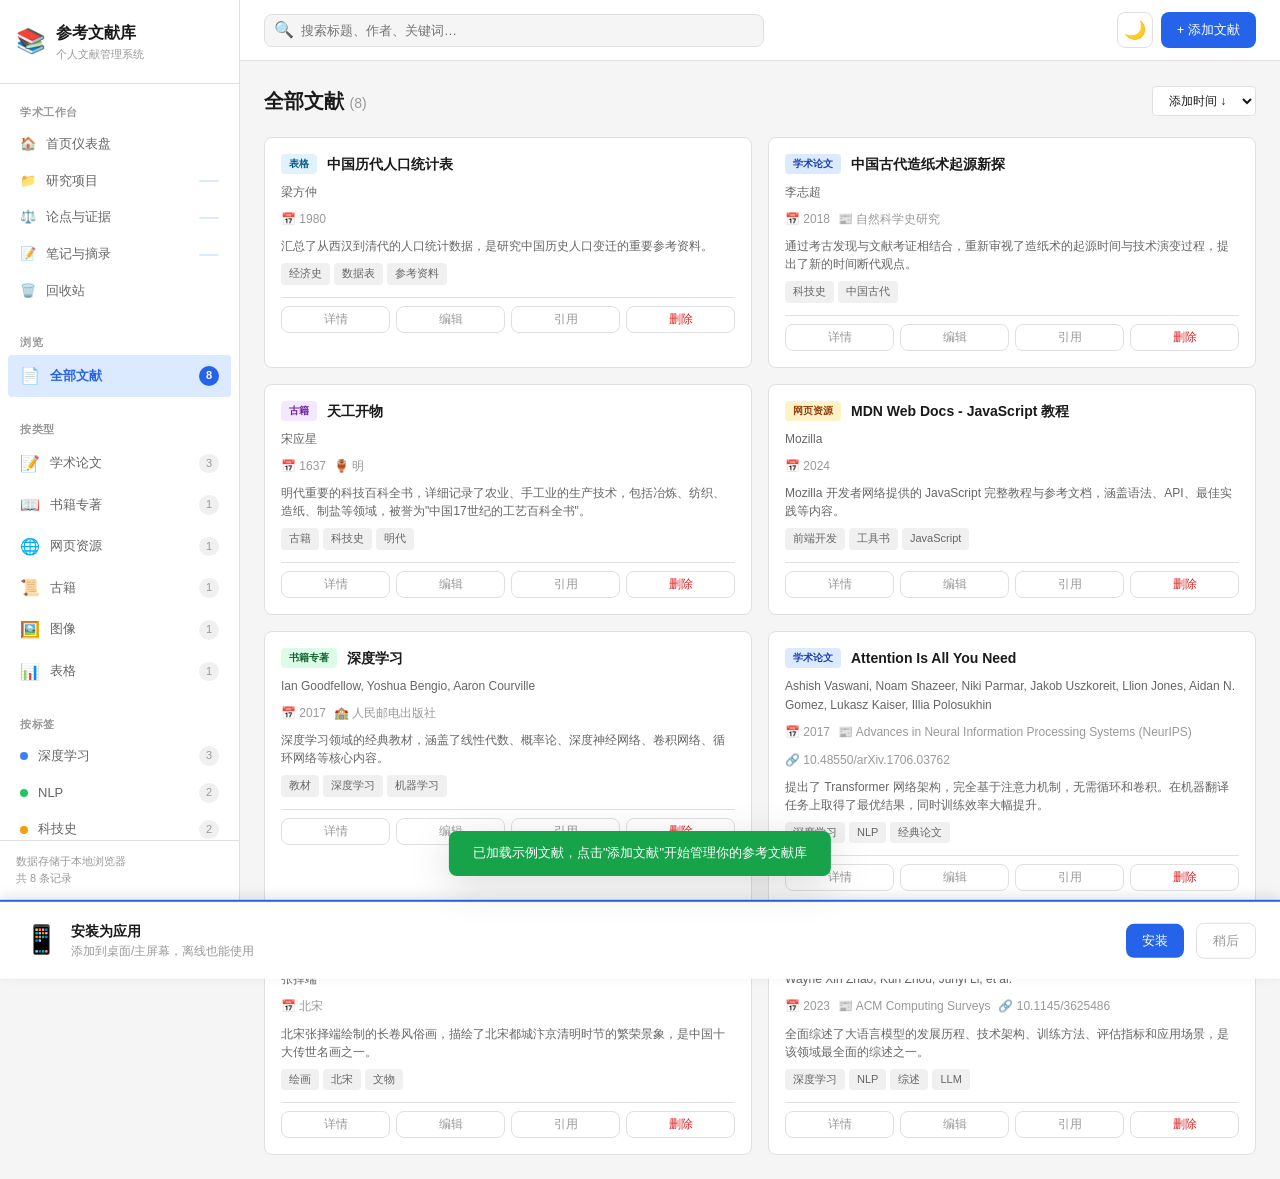
<file: index.html>
<!DOCTYPE html>
<html lang="zh-CN">
<head>
<meta charset="UTF-8">
<meta name="viewport" content="width=device-width, initial-scale=1.0">
<title>我的参考文献库</title>
<link rel="manifest" href="./manifest.json">
<meta name="theme-color" content="#2563eb">
<link rel="apple-touch-icon" href="icon.svg">
<link rel="stylesheet" href="./css/app.css">
<link rel="stylesheet" href="./css/academic.css">
</head>
<body>
<div class="app">
  <!-- Sidebar -->
  <aside class="sidebar" id="sidebar">
    <div class="sidebar-header">
      <span class="logo">📚</span>
      <div>
        <h1>参考文献库</h1>
        <div class="subtitle">个人文献管理系统</div>
      </div>
    </div>
    <nav class="sidebar-nav" id="sidebarNav">
      <div class="nav-section">
        <div class="nav-section-title">浏览</div>
        <div class="nav-item active" data-view="all" data-filter-type="all">
          <span class="icon">📄</span> 全部文献 <span class="count" id="count-all">0</span>
        </div>
      </div>
      <div class="nav-section">
        <div class="nav-section-title">按类型</div>
        <div class="nav-item" data-view="type" data-filter-type="article">
          <span class="icon">📝</span> 学术论文 <span class="count" id="count-article">0</span>
        </div>
        <div class="nav-item" data-view="type" data-filter-type="book">
          <span class="icon">📖</span> 书籍专著 <span class="count" id="count-book">0</span>
        </div>
        <div class="nav-item" data-view="type" data-filter-type="webpage">
          <span class="icon">🌐</span> 网页资源 <span class="count" id="count-webpage">0</span>
        </div>
        <div class="nav-item" data-view="type" data-filter-type="ancient">
          <span class="icon">📜</span> 古籍 <span class="count" id="count-ancient">0</span>
        </div>
        <div class="nav-item" data-view="type" data-filter-type="image">
          <span class="icon">🖼️</span> 图像 <span class="count" id="count-image">0</span>
        </div>
        <div class="nav-item" data-view="type" data-filter-type="table">
          <span class="icon">📊</span> 表格 <span class="count" id="count-table">0</span>
        </div>
      </div>
      <div class="nav-section">
        <div class="nav-section-title">按标签</div>
        <div id="tagNav"></div>
      </div>
      <div class="nav-section">
        <div class="nav-section-title">工具</div>
        <div class="nav-item" data-view="stats">
          <span class="icon">📈</span> 统计面板
        </div>
        <div class="nav-item" data-view="io">
          <span class="icon">💾</span> 导入 / 导出
        </div>
        <div class="nav-item" data-view="cloud">
          <span class="icon">☁️</span> 云端备份
        </div>
      </div>
    </nav>
    <div class="sidebar-footer">
      数据存储于本地浏览器<br>
      <span id="storageInfo">共 0 条记录</span>
    </div>
  </aside>

  <!-- Main Content -->
  <div class="main">
    <header class="topbar">
      <button class="menu-toggle" aria-label="菜单">☰</button>
      <div class="search-box">
        <span class="search-icon">🔍</span>
        <input type="text" id="searchInput" placeholder="搜索标题、作者、关键词…" oninput="handleSearch()">
      </div>
      <div class="topbar-actions">
        <button class="btn btn-ghost btn-icon" onclick="toggleTheme()" title="切换主题">🌙</button>
        <button class="btn btn-primary" onclick="openAddModal()">+ 添加文献</button>
      </div>
    </header>

    <main class="content" id="content">
      <!-- Dynamic content rendered here -->
    </main>
  </div>
</div>

<!-- Add/Edit Modal -->
<div class="modal-overlay" id="editModal">
  <div class="modal">
    <div class="modal-header">
      <h3 id="modalTitle">添加文献</h3>
      <button class="modal-close" onclick="closeModal('editModal')">×</button>
    </div>
    <div class="modal-body" id="editFormBody">
      <!-- Dynamic form -->
    </div>
    <div class="modal-footer">
      <button class="btn btn-secondary" onclick="closeModal('editModal')">取消</button>
      <button class="btn btn-primary" onclick="saveReference()">保存</button>
    </div>
  </div>
</div>

<!-- Detail Modal -->
<div class="modal-overlay" id="detailModal">
  <div class="modal" style="max-width: 800px;">
    <div class="modal-header">
      <h3>文献详情</h3>
      <button class="modal-close" onclick="closeModal('detailModal')">×</button>
    </div>
    <div class="modal-body" id="detailBody">
      <!-- Dynamic detail -->
    </div>
    <div class="modal-footer">
      <button class="btn btn-secondary" onclick="closeModal('detailModal')">关闭</button>
      <button class="btn btn-primary" onclick="closeModal('detailModal'); openEditModal(currentDetailId)">编辑</button>
    </div>
  </div>
</div>

<!-- Import Modal -->
<div class="modal-overlay" id="importModal">
  <div class="modal">
    <div class="modal-header">
      <h3>导入文献</h3>
      <button class="modal-close" onclick="closeModal('importModal')">×</button>
    </div>
    <div class="modal-body">
      <div class="form-group">
        <label class="form-label">选择格式</label>
        <select class="form-select" id="importFormat" onchange="updateImportPlaceholder()">
          <option value="bibtex">BibTeX</option>
          <option value="ris">RIS</option>
          <option value="csv">CSV</option>
          <option value="json">JSON</option>
        </select>
      </div>
      <div class="form-group">
        <label class="form-label">粘贴内容或上传文件</label>
        <input type="file" id="importFile" accept=".bib,.ris,.csv,.json,.txt" onchange="handleImportFile(event)" style="margin-bottom: 8px; font-size: 12px;">
        <textarea class="form-textarea" id="importText" rows="10" placeholder="在此粘贴 BibTeX 内容…"></textarea>
      </div>
    </div>
    <div class="modal-footer">
      <button class="btn btn-secondary" onclick="closeModal('importModal')">取消</button>
      <button class="btn btn-primary" onclick="performImport()">导入</button>
    </div>
  </div>
</div>

<!-- Batch Image Import Modal -->
<div class="modal-overlay" id="batchModal">
  <div class="modal" style="max-width: 900px;">
    <div class="modal-header">
      <h3>批量导入图片</h3>
      <button class="modal-close" onclick="closeModal('batchModal')">×</button>
    </div>
    <div class="modal-body" id="batchBody">
      <div class="batch-progress" id="batchProgress" style="display:none">
        <div id="batchProgressText">正在处理图片...</div>
        <div class="progress-bar"><div class="progress-fill" id="batchProgressFill"></div></div>
      </div>
      <div id="batchGrid" class="batch-import-grid"></div>
    </div>
    <div class="modal-footer">
      <button class="btn btn-secondary" onclick="closeModal('batchModal')">取消</button>
      <button class="btn btn-primary" onclick="saveBatchReferences()">全部保存</button>
    </div>
  </div>
</div>

<!-- Toast -->
<div class="toast" id="toast"></div>

<!-- PWA Install Banner -->
<div class="pwa-banner" id="pwaBanner">
  <div class="pwa-icon">📱</div>
  <div class="pwa-text">
    <h4>安装为应用</h4>
    <p>添加到桌面/主屏幕，离线也能使用</p>
  </div>
  <button class="btn btn-primary" id="pwaInstallBtn">安装</button>
  <button class="btn btn-ghost" id="pwaDismissBtn">稍后</button>
</div>

<script>
// ========== Data Model ==========
const TYPE_LABELS = {
  article: '学术论文', book: '书籍专著', webpage: '网页资源',
  ancient: '古籍', image: '图像', table: '表格'
};

const TYPE_ICONS = {
  article: '📝', book: '📖', webpage: '🌐',
  ancient: '📜', image: '🖼️', table: '📊'
};

const FIELDS = {
  article: [
    { key: 'title', label: '标题', required: true, full: true },
    { key: 'authors', label: '作者', required: true, full: true, hint: '多个作者用逗号分隔' },
    { key: 'journal', label: '期刊/会议', full: true },
    { key: 'year', label: '年份' },
    { key: 'volume', label: '卷' },
    { key: 'issue', label: '期' },
    { key: 'pages', label: '页码' },
    { key: 'doi', label: 'DOI' },
    { key: 'url', label: 'URL', full: true },
    { key: 'abstract', label: '摘要', full: true, textarea: true },
    { key: 'keywords', label: '关键词', full: true, hint: '逗号分隔' },
  ],
  book: [
    { key: 'title', label: '书名', required: true, full: true },
    { key: 'authors', label: '作者/编者', required: true, full: true, hint: '多个作者用逗号分隔' },
    { key: 'publisher', label: '出版社', full: true },
    { key: 'year', label: '出版年份' },
    { key: 'edition', label: '版次' },
    { key: 'isbn', label: 'ISBN' },
    { key: 'url', label: 'URL', full: true },
    { key: 'abstract', label: '内容简介', full: true, textarea: true },
    { key: 'keywords', label: '关键词', full: true, hint: '逗号分隔' },
  ],
  webpage: [
    { key: 'title', label: '页面标题', required: true, full: true },
    { key: 'authors', label: '作者/机构', full: true },
    { key: 'website', label: '网站名称', full: true },
    { key: 'url', label: 'URL', required: true, full: true },
    { key: 'year', label: '发布年份' },
    { key: 'accessDate', label: '访问日期' },
    { key: 'abstract', label: '内容摘要', full: true, textarea: true },
    { key: 'keywords', label: '关键词', full: true, hint: '逗号分隔' },
  ],
  ancient: [
    { key: 'title', label: '书名/篇名', required: true, full: true },
    { key: 'authors', label: '撰者/注者', full: true },
    { key: 'dynasty', label: '朝代' },
    { key: 'edition', label: '版本', full: true, hint: '如：宋刻本、四库全书本' },
    { key: 'year', label: '成书年代' },
    { key: 'volume', label: '卷数' },
    { key: 'url', label: '数字化URL', full: true },
    { key: 'abstract', label: '提要', full: true, textarea: true },
    { key: 'keywords', label: '关键词', full: true, hint: '逗号分隔' },
  ],
  image: [
    { key: 'title', label: '图像标题', required: true, full: true },
    { key: 'authors', label: '创作者/拍摄者', full: true },
    { key: 'source', label: '来源/馆藏', full: true },
    { key: 'year', label: '创作年份' },
    { key: 'medium', label: '媒介/材质', full: true, hint: '如：绢本设色、照片' },
    { key: 'size', label: '尺寸' },
    { key: 'url', label: '图像URL', full: true },
    { key: 'abstract', label: '说明文字', full: true, textarea: true },
    { key: 'keywords', label: '关键词', full: true, hint: '逗号分隔' },
  ],
  table: [
    { key: 'title', label: '表格标题', required: true, full: true },
    { key: 'authors', label: '编制者', full: true },
    { key: 'source', label: '数据来源', full: true },
    { key: 'year', label: '年份' },
    { key: 'url', label: 'URL', full: true },
    { key: 'abstract', label: '表格说明', full: true, textarea: true },
    { key: 'keywords', label: '关键词', full: true, hint: '逗号分隔' },
  ],
};

// Common fields for all types
const COMMON_FIELDS = [
  { key: 'tags', label: '标签', full: true, hint: '回车添加' },
  { key: 'category', label: '分类', full: true, hint: '如：计算机科学、历史学' },
  { key: 'notes', label: '笔记', full: true, textarea: true },
];

// ========== Storage (with localStorage fallback) ==========
let db;
let useLocalStorage = false;
const DB_NAME = 'RefLib';
const DB_VERSION = 2;
const STORE_NAME = 'references';
const LS_KEY = 'reflib_data';

function initDB() {
  return new Promise((resolve, reject) => {
    try {
      const req = indexedDB.open(DB_NAME, DB_VERSION);
      req.onupgradeneeded = (e) => {
        const database = e.target.result;
        const oldVersion = e.oldVersion;
        if (!database.objectStoreNames.contains(STORE_NAME)) {
          const store = database.createObjectStore(STORE_NAME, { keyPath: 'id' });
          store.createIndex('type', 'type', { unique: false });
          store.createIndex('year', 'year', { unique: false });
          store.createIndex('title', 'title', { unique: false });
          store.createIndex('deletedAt', 'deletedAt', { unique: false });
          store.createIndex('recordType', 'recordType', { unique: false });
        }
        // v2: 添加新 stores
        if (!database.objectStoreNames.contains('projects')) {
          database.createObjectStore('projects', { keyPath: 'id' }).createIndex('status', 'status', { unique: false });
        }
        if (!database.objectStoreNames.contains('notes')) {
          const ns = database.createObjectStore('notes', { keyPath: 'id' });
          ns.createIndex('referenceId', 'referenceId', { unique: false });
          ns.createIndex('projectId', 'projectId', { unique: false });
          ns.createIndex('type', 'type', { unique: false });
        }
        if (!database.objectStoreNames.contains('claims')) {
          const cs = database.createObjectStore('claims', { keyPath: 'id' });
          cs.createIndex('projectId', 'projectId', { unique: false });
          cs.createIndex('status', 'status', { unique: false });
        }
        if (!database.objectStoreNames.contains('evidence')) {
          const es = database.createObjectStore('evidence', { keyPath: 'id' });
          es.createIndex('claimId', 'claimId', { unique: false });
          es.createIndex('referenceId', 'referenceId', { unique: false });
          es.createIndex('relationType', 'relationType', { unique: false });
        }
        if (!database.objectStoreNames.contains('recycleBin')) {
          database.createObjectStore('recycleBin', { keyPath: 'id' });
        }
        if (!database.objectStoreNames.contains('meta')) {
          database.createObjectStore('meta', { keyPath: 'key' });
        }
        // 迁移 v1 数据：添加统一元数据
        if (oldVersion < 2 && database.objectStoreNames.contains(STORE_NAME)) {
          try {
            const tx = e.target.transaction;
            const store = tx.objectStore(STORE_NAME);
            const cursorReq = store.openCursor();
            cursorReq.onsuccess = (ev) => {
              const cursor = ev.target.result;
              if (cursor) {
                const record = cursor.value;
                if (!record.schemaVersion) record.schemaVersion = 2;
                if (!record.createdAt) record.createdAt = record.created_at || new Date().toISOString();
                if (!record.updatedAt) record.updatedAt = record.updated_at || record.createdAt;
                if (!record.deletedAt) record.deletedAt = null;
                if (!record.revision) record.revision = 1;
                if (!record.workflow) record.workflow = { readingStatus: 'inbox', priority: 0 };
                if (!record.projects) record.projects = [];
                if (!record.notes) record.notes = [];
                if (!record.claims) record.claims = [];
                if (!record.relations) record.relations = [];
                if (!record.attachments) record.attachments = [];
                if (!record.provenance) record.provenance = {};
                if (!record._aiSuggestions) record._aiSuggestions = [];
                cursor.update(record);
                cursor.continue();
              }
            };
          } catch(migrateErr) { console.error('Migration error:', migrateErr); }
        }
        // 写入 meta
        if (database.objectStoreNames.contains('meta')) {
          const tx = e.target.transaction;
          const metaStore = tx.objectStore('meta');
          metaStore.put({ key: 'schemaVersion', value: 2 });
          metaStore.put({ key: 'lastMigration', value: new Date().toISOString() });
        }
      };
      req.onsuccess = (e) => { db = e.target.result; resolve(db); };
      req.onerror = (e) => {
        console.warn('IndexedDB not available, falling back to localStorage');
        useLocalStorage = true;
        resolve(null);
      };
    } catch(e) {
      console.warn('IndexedDB blocked, falling back to localStorage');
      useLocalStorage = true;
      resolve(null);
    }
  });
}

function lsGetAll() {
  try {
    const data = localStorage.getItem(LS_KEY);
    return data ? JSON.parse(data) : [];
  } catch(e) { return []; }
}

function lsSaveAll(refs) {
  try { localStorage.setItem(LS_KEY, JSON.stringify(refs)); } catch(e) { console.error('localStorage save failed', e); }
}

function dbAdd(ref) {
  if (useLocalStorage) {
    const refs = lsGetAll();
    refs.push(ref);
    lsSaveAll(refs);
    return Promise.resolve(ref);
  }
  return new Promise((resolve, reject) => {
    const tx = db.transaction(STORE_NAME, 'readwrite');
    tx.objectStore(STORE_NAME).add(ref);
    tx.oncomplete = () => resolve(ref);
    tx.onerror = (e) => reject(e.target.error);
  });
}

function dbPut(ref) {
  if (useLocalStorage) {
    const refs = lsGetAll();
    const idx = refs.findIndex(r => r.id === ref.id);
    if (idx >= 0) refs[idx] = ref;
    else refs.push(ref);
    lsSaveAll(refs);
    return Promise.resolve(ref);
  }
  return new Promise((resolve, reject) => {
    const tx = db.transaction(STORE_NAME, 'readwrite');
    tx.objectStore(STORE_NAME).put(ref);
    tx.oncomplete = () => resolve(ref);
    tx.onerror = (e) => reject(e.target.error);
  });
}

function dbDelete(id) {
  if (useLocalStorage) {
    const refs = lsGetAll().filter(r => r.id !== id);
    lsSaveAll(refs);
    return Promise.resolve();
  }
  return new Promise((resolve, reject) => {
    const tx = db.transaction(STORE_NAME, 'readwrite');
    tx.objectStore(STORE_NAME).delete(id);
    tx.oncomplete = () => resolve();
    tx.onerror = (e) => reject(e.target.error);
  });
}

function dbGetAll() {
  if (useLocalStorage) return Promise.resolve(lsGetAll());
  return new Promise((resolve, reject) => {
    const tx = db.transaction(STORE_NAME, 'readonly');
    const req = tx.objectStore(STORE_NAME).getAll();
    req.onsuccess = () => resolve(req.result);
    req.onerror = (e) => reject(e.target.error);
  });
}

function dbClear() {
  if (useLocalStorage) {
    lsSaveAll([]);
    return Promise.resolve();
  }
  return new Promise((resolve, reject) => {
    const tx = db.transaction(STORE_NAME, 'readwrite');
    tx.objectStore(STORE_NAME).clear();
    tx.oncomplete = () => resolve();
    tx.onerror = (e) => reject(e.target.error);
  });
}

// ========== State ==========
let allRefs = [];
let currentView = 'all';
let currentFilter = { type: 'all', tag: null };
let searchQuery = '';
let sortBy = 'date-desc';
let editingId = null;
let currentDetailId = null;
let tagsInputList = [];

// ========== Utility ==========
function uuid() {
  return 'ref-' + Date.now() + '-' + Math.random().toString(36).substr(2, 9);
}

function escapeHtml(str) {
  if (!str) return '';
  return String(str).replace(/&/g,'&amp;').replace(/</g,'&lt;').replace(/>/g,'&gt;').replace(/"/g,'&quot;');
}

function showToast(msg, type = '') {
  const toast = document.getElementById('toast');
  toast.textContent = msg;
  toast.className = 'toast show ' + type;
  setTimeout(() => toast.classList.remove('show'), 2500);
}

function toggleSidebar() {
  document.getElementById('sidebar').classList.toggle('open');
}

function toggleTheme() {
  const current = document.documentElement.getAttribute('data-theme');
  const next = current === 'dark' ? 'light' : 'dark';
  document.documentElement.setAttribute('data-theme', next);
  localStorage.setItem('theme', next);
  document.querySelector('.btn-ghost[onclick="toggleTheme()"]').textContent = next === 'dark' ? '☀️' : '🌙';
}

// Load theme
(function() {
  const saved = localStorage.getItem('theme') || 'light';
  document.documentElement.setAttribute('data-theme', saved);
  setTimeout(() => {
    const btn = document.querySelector('.btn-ghost[onclick="toggleTheme()"]');
    if (btn) btn.textContent = saved === 'dark' ? '☀️' : '🌙';
  }, 0);
})();

// ========== Navigation ==========
function handleNavClick(item) {
  document.querySelectorAll('.nav-item').forEach(n => n.classList.remove('active'));
  item.classList.add('active');
  const view = item.dataset.view;
  const filterType = item.dataset.filterType;
  const filterTag = item.dataset.filterTag;

  currentView = view;
  if (view === 'all') {
    currentFilter = { type: 'all', tag: null };
    renderList();
  } else if (view === 'type') {
    currentFilter = { type: filterType, tag: null };
    renderList();
  } else if (view === 'tag') {
    currentFilter = { type: 'all', tag: filterTag };
    renderList();
  } else if (view === 'stats') {
    renderStats();
  } else if (view === 'io') {
    renderIO();
  } else if (view === 'cloud') {
    renderCloud();
  }

  if (window.innerWidth <= 768) {
    document.getElementById('sidebar').classList.remove('open');
  }
}

// ========== Render Functions ==========
function getFilteredRefs() {
  let refs = [...allRefs];

  // Filter by type
  if (currentFilter.type !== 'all') {
    refs = refs.filter(r => r.type === currentFilter.type);
  }

  // Filter by tag
  if (currentFilter.tag) {
    refs = refs.filter(r => r.tags && r.tags.includes(currentFilter.tag));
  }

  // Search
  if (searchQuery) {
    const q = searchQuery.toLowerCase();
    refs = refs.filter(r => {
      const title = (r.title || '').toLowerCase();
      const authors = (r.authors || '').toLowerCase();
      const keywords = (r.keywords || '').toLowerCase();
      const abstract = (r.abstract || '').toLowerCase();
      const tags = (r.tags || []).join(' ').toLowerCase();
      return title.includes(q) || authors.includes(q) || keywords.includes(q) || abstract.includes(q) || tags.includes(q);
    });
  }

  // Sort
  refs.sort((a, b) => {
    switch (sortBy) {
      case 'date-desc': return (b.created_at || '').localeCompare(a.created_at || '');
      case 'date-asc': return (a.created_at || '').localeCompare(b.created_at || '');
      case 'title-asc': return (a.title || '').localeCompare(b.title || '');
      case 'title-desc': return (b.title || '').localeCompare(a.title || '');
      case 'year-desc': return (b.year || '').localeCompare(a.year || '');
      case 'year-asc': return (a.year || '').localeCompare(b.year || '');
      default: return 0;
    }
  });

  return refs;
}

function renderList() {
  const content = document.getElementById('content');
  const refs = getFilteredRefs();

  let viewTitle = '全部文献';
  if (currentFilter.type !== 'all') viewTitle = TYPE_LABELS[currentFilter.type];
  if (currentFilter.tag) viewTitle = `标签：${currentFilter.tag}`;

  let html = `
    <div class="content-header">
      <h2>${viewTitle} <span style="font-size:14px;color:var(--text-muted);font-weight:400">(${refs.length})</span></h2>
      <select class="sort-select" onchange="sortBy=this.value;renderList()">
        <option value="date-desc" ${sortBy==='date-desc'?'selected':''}>添加时间 ↓</option>
        <option value="date-asc" ${sortBy==='date-asc'?'selected':''}>添加时间 ↑</option>
        <option value="title-asc" ${sortBy==='title-asc'?'selected':''}>标题 A-Z</option>
        <option value="title-desc" ${sortBy==='title-desc'?'selected':''}>标题 Z-A</option>
        <option value="year-desc" ${sortBy==='year-desc'?'selected':''}>年份 ↓</option>
        <option value="year-asc" ${sortBy==='year-asc'?'selected':''}>年份 ↑</option>
      </select>
    </div>
  `;

  if (refs.length === 0) {
    html += `
      <div class="empty-state">
        <div class="icon">📭</div>
        <h3>暂无文献</h3>
        <p>${searchQuery ? '没有找到匹配的文献' : '点击"添加文献"开始构建你的参考文献库'}</p>
      </div>
    `;
  } else {
    html += '<div class="ref-grid">';
    refs.forEach(ref => {
      html += renderCard(ref);
    });
    html += '</div>';
  }

  content.innerHTML = html;
}

function renderCard(ref) {
  const authors = ref.authors || '佚名';
  const meta = [];
  if (ref.year) meta.push(`<span>📅 ${escapeHtml(ref.year)}</span>`);
  if (ref.journal) meta.push(`<span>📰 ${escapeHtml(ref.journal)}</span>`);
  if (ref.publisher) meta.push(`<span>🏫 ${escapeHtml(ref.publisher)}</span>`);
  if (ref.dynasty) meta.push(`<span>🏺 ${escapeHtml(ref.dynasty)}</span>`);
  if (ref.doi) meta.push(`<span>🔗 ${escapeHtml(ref.doi)}</span>`);

  let tagsHtml = '';
  if (ref.tags && ref.tags.length) {
    tagsHtml = '<div class="ref-card-tags">' + ref.tags.map(t => `<span class="tag">${escapeHtml(t)}</span>`).join('') + '</div>';
  }

  let abstractHtml = '';
  if (ref.abstract) {
    abstractHtml = `<div class="ref-card-abstract">${escapeHtml(ref.abstract)}</div>`;
  }

  let thumbHtml = '';
  if (ref.thumb) {
    thumbHtml = `<img class="ref-card-thumb" src="${ref.thumb}" onclick="showDetail('${ref.id}')" loading="lazy">`;
  }

  return `
    <div class="ref-card">
      ${thumbHtml}
      <div class="ref-card-header">
        <span class="ref-type-badge ${ref.type}">${TYPE_LABELS[ref.type]}</span>
        <div class="ref-card-title" onclick="showDetail('${ref.id}')">${escapeHtml(ref.title)}</div>
      </div>
      <div class="ref-card-authors">${escapeHtml(authors)}</div>
      ${meta.length ? `<div class="ref-card-meta">${meta.join('')}</div>` : ''}
      ${abstractHtml}
      ${tagsHtml}
      <div class="ref-card-actions">
        <button class="btn btn-ghost btn-sm" onclick="showDetail('${ref.id}')">详情</button>
        <button class="btn btn-ghost btn-sm" onclick="openEditModal('${ref.id}')">编辑</button>
        <button class="btn btn-ghost btn-sm" onclick="copyCitation('${ref.id}')" title="复制引用">引用</button>
        <button class="btn btn-ghost btn-sm" onclick="confirmDelete('${ref.id}')" title="删除" style="color:var(--danger)">删除</button>
      </div>
    </div>
  `;
}

function renderStats() {
  const content = document.getElementById('content');
  const total = allRefs.length;
  const typeCounts = {};
  Object.keys(TYPE_LABELS).forEach(t => typeCounts[t] = 0);
  allRefs.forEach(r => typeCounts[r.type] = (typeCounts[r.type] || 0) + 1);

  const yearCounts = {};
  allRefs.forEach(r => {
    if (r.year) yearCounts[r.year] = (yearCounts[r.year] || 0) + 1;
  });

  const tagCounts = {};
  allRefs.forEach(r => {
    (r.tags || []).forEach(t => tagCounts[t] = (tagCounts[t] || 0) + 1);
  });

  const categoryCounts = {};
  allRefs.forEach(r => {
    if (r.category) categoryCounts[r.category] = (categoryCounts[r.category] || 0) + 1;
  });

  const colors = ['#3b82f6','#22c55e','#f59e0b','#a855f7','#ec4899','#06b6d4','#ef4444','#8b5cf6'];
  const maxType = Math.max(...Object.values(typeCounts), 1);
  const maxYear = Math.max(...Object.values(yearCounts), 1);
  const maxTag = Math.max(...Object.values(tagCounts), 1);
  const maxCat = Math.max(...Object.values(categoryCounts), 1);

  let html = `
    <div class="content-header"><h2>统计面板</h2></div>
    <div class="stats-grid">
      <div class="stat-card"><div class="stat-icon">📚</div><div class="stat-value">${total}</div><div class="stat-label">文献总数</div></div>
      <div class="stat-card"><div class="stat-icon">🏷️</div><div class="stat-value">${Object.keys(tagCounts).length}</div><div class="stat-label">标签数</div></div>
      <div class="stat-card"><div class="stat-icon">📂</div><div class="stat-value">${Object.keys(categoryCounts).length}</div><div class="stat-label">分类数</div></div>
      <div class="stat-card"><div class="stat-icon">📅</div><div class="stat-value">${Object.keys(yearCounts).length}</div><div class="stat-label">涉及年份</div></div>
    </div>
  `;

  // Type distribution
  html += `<div class="chart-container"><h3>按类型分布</h3><div class="bar-chart">`;
  Object.entries(typeCounts).forEach(([type, count], i) => {
    if (count > 0) {
      const pct = (count / maxType * 100).toFixed(0);
      html += `<div class="bar-chart-item">
        <div class="bar-label">${TYPE_ICONS[type]} ${TYPE_LABELS[type]}</div>
        <div class="bar-track"><div class="bar-fill" style="width:${pct}%;background:${colors[i]}">${count}</div></div>
      </div>`;
    }
  });
  html += `</div></div>`;

  // Year distribution
  if (Object.keys(yearCounts).length > 0) {
    const sortedYears = Object.keys(yearCounts).sort();
    html += `<div class="chart-container"><h3>按年份分布</h3><div class="bar-chart">`;
    sortedYears.forEach(year => {
      const count = yearCounts[year];
      const pct = (count / maxYear * 100).toFixed(0);
      html += `<div class="bar-chart-item">
        <div class="bar-label">${escapeHtml(year)}</div>
        <div class="bar-track"><div class="bar-fill" style="width:${pct}%;background:#3b82f6">${count}</div></div>
      </div>`;
    });
    html += `</div></div>`;
  }

  // Tag distribution
  if (Object.keys(tagCounts).length > 0) {
    const sortedTags = Object.entries(tagCounts).sort((a, b) => b[1] - a[1]).slice(0, 15);
    html += `<div class="chart-container"><h3>热门标签 (Top 15)</h3><div class="bar-chart">`;
    sortedTags.forEach(([tag, count], i) => {
      const pct = (count / maxTag * 100).toFixed(0);
      html += `<div class="bar-chart-item">
        <div class="bar-label">${escapeHtml(tag)}</div>
        <div class="bar-track"><div class="bar-fill" style="width:${pct}%;background:${colors[i % colors.length]}">${count}</div></div>
      </div>`;
    });
    html += `</div></div>`;
  }

  // Category distribution
  if (Object.keys(categoryCounts).length > 0) {
    const sortedCats = Object.entries(categoryCounts).sort((a, b) => b[1] - a[1]);
    html += `<div class="chart-container"><h3>按分类分布</h3><div class="bar-chart">`;
    sortedCats.forEach(([cat, count], i) => {
      const pct = (count / maxCat * 100).toFixed(0);
      html += `<div class="bar-chart-item">
        <div class="bar-label">${escapeHtml(cat)}</div>
        <div class="bar-track"><div class="bar-fill" style="width:${pct}%;background:${colors[i % colors.length]}">${count}</div></div>
      </div>`;
    });
    html += `</div></div>`;
  }

  content.innerHTML = html;
}

function renderIO() {
  const content = document.getElementById('content');
  content.innerHTML = `
    <div class="content-header"><h2>导入 / 导出</h2></div>
    <div class="io-section">
      <h3>📤 导出</h3>
      <p style="color:var(--text-muted);font-size:13px;margin-bottom:16px">将你的文献库导出为不同格式</p>
      <div class="format-buttons">
        <button class="btn btn-secondary" onclick="exportData('json')">📄 JSON (完整备份)</button>
        <button class="btn btn-secondary" onclick="exportData('bibtex')">📝 BibTeX</button>
        <button class="btn btn-secondary" onclick="exportData('ris')">📋 RIS</button>
        <button class="btn btn-secondary" onclick="exportData('csv')">📊 CSV</button>
      </div>
    </div>
    <div class="io-section">
      <h3>📥 导入</h3>
      <p style="color:var(--text-muted);font-size:13px;margin-bottom:16px">从其他文献管理工具导入数据</p>
      <div class="format-buttons">
        <button class="btn btn-secondary" onclick="openImportModal('bibtex')">📝 从 BibTeX 导入</button>
        <button class="btn btn-secondary" onclick="openImportModal('ris')">📋 从 RIS 导入</button>
        <button class="btn btn-secondary" onclick="openImportModal('csv')">📊 从 CSV 导入</button>
        <button class="btn btn-secondary" onclick="openImportModal('json')">📄 从 JSON 导入</button>
      </div>
    </div>
    <div class="douban-section">
      <h3>📚 从豆瓣豆列导入</h3>
      <p style="color:var(--text-muted);font-size:13px;margin-bottom:8px">
        输入你的豆瓣豆列 URL，自动解析书目信息并导入为书籍类型文献
      </p>
      <p style="color:var(--text-muted);font-size:12px;margin-bottom:8px">
        豆列 URL 格式示例：https://www.douban.com/people/你的用户名/lists/ 或 https://www.douban.com/list/豆列ID/
      </p>

      <div class="cloud-form-group">
        <label>豆列 URL</label>
        <div class="douban-input-row">
          <input type="text" id="doubanUrlInput" class="form-input" placeholder="https://www.douban.com/people/xxx/lists/ 或 /list/xxx/">
          <button class="btn btn-primary" id="doubanFetchBtn" onclick="importDoubanUrl()">获取豆列</button>
        </div>
      </div>

      <div style="margin-top:12px;padding-top:12px;border-top:1px solid var(--border)">
        <div style="font-size:13px;color:var(--text-muted);margin-bottom:8px">
          URL 方式会自动获取所有分页数据。如果获取失败（豆瓣可能限制访问），可以手动操作：
        </div>
        <div style="font-size:12px;color:var(--text-muted);margin-bottom:8px;line-height:1.6">
          1. 在浏览器中打开你的豆瓣豆列页面<br>
          2. 右键 → 查看页面源代码（或按 Ctrl+U）<br>
          3. 全选复制源代码，粘贴到下方文本框<br>
          4. 如果豆列有多页，请分别复制每页的 HTML 源代码，用 <code style="background:var(--bg-hover);padding:1px 4px;border-radius:3px">&lt;!--PAGE--&gt;</code> 分隔粘贴<br>
          5. 点击「解析 HTML」<br>
          <span style="color:#6366f1">解析后可点击「补全缺失信息」按钮，通过豆瓣API自动获取作者、出版社、年份等</span>
        </div>
        <div class="cloud-form-group">
          <label>粘贴豆瓣页面 HTML 源代码（多页可用 &lt;!--PAGE--&gt; 分隔）</label>
          <textarea class="form-textarea" id="doubanPasteArea" rows="5" placeholder="在此粘贴豆瓣豆列页面的完整 HTML 源代码...&#10;多页时用 <!--PAGE--> 分隔每页的 HTML"></textarea>
        </div>
        <button class="btn btn-secondary" onclick="handleDoubanPaste()">解析 HTML</button>
      </div>

      <div class="douban-books-preview" id="doubanPreview"></div>
    </div>
    <div class="io-section">
      <h3>⚠️ 危险操作</h3>
      <p style="color:var(--text-muted);font-size:13px;margin-bottom:16px">清空所有文献数据，此操作不可恢复，请先导出备份</p>
      <button class="btn btn-danger" onclick="confirmClearAll()">🗑️ 清空全部数据</button>
    </div>
  `;
}

// ========== Cloud Backup (Multi-Destination) ==========
// 注意：备份逻辑已迁移至 js/backup.js 模块。
// Token 不再写入 localStorage，仅保存在当前页面内存中（tokenVault）。
// 以下仅保留 UI 渲染和平台显示信息。

// Platform definitions (仅用于 UI 显示)
const PLATFORMS = {
  github: { name: 'GitHub', icon: '🐙', color: '#24292e' },
  gitee: { name: 'Gitee (国内)', icon: '🔴', color: '#c71d23' },
  gitlab: { name: 'GitLab', icon: '🦊', color: '#fc6d26' }
};

async function dbAddOrUpdate(ref) {
  if (useLocalStorage) {
    const refs = lsGetAll();
    const idx = refs.findIndex(r => r.id === ref.id);
    if (idx >= 0) refs[idx] = ref;
    else refs.push(ref);
    lsSaveAll(refs);
    return ref;
  }
  return dbPut(ref);
}

let autoBackupTimer = null;
function startAutoBackup() {
  if (autoBackupTimer) clearInterval(autoBackupTimer);
  // 使用 window.getAutoDestIds 以确保调用模块版本
  const autoIds = (typeof window.getAutoDestIds === 'function') ? window.getAutoDestIds() : [];
  if (autoIds.length > 0) {
    autoBackupTimer = setInterval(() => {
      if (allRefs.length > 0) {
        for (const id of autoIds) {
          if (typeof window.cloudBackupTo === 'function') window.cloudBackupTo(id);
        }
      }
    }, 5 * 60 * 1000);
  }
}

function renderCloud() {
  const content = document.getElementById('content');
  // 使用 window.getDestinations 以确保调用模块版本
  const dests = (typeof window.getDestinations === 'function') ? window.getDestinations() : [];
  const autoIds = (typeof window.getAutoDestIds === 'function') ? window.getAutoDestIds() : [];
  const hist = (typeof window.getBackupHistory === 'function') ? window.getBackupHistory() : [];

  let destsHtml = '';
  if (dests.length > 0) {
    destsHtml = dests.map(d => {
      const plat = PLATFORMS[d.platform] || { name: d.platform, icon: '☁️', color: '#6b7280' };
      const isAuto = autoIds.includes(d.id);
      const lastTime = d.lastBackup ? new Date(d.lastBackup).toLocaleString('zh-CN') : '从未备份';
      const hasToken = (typeof window.hasDestinationToken === 'function') && window.hasDestinationToken(d.id);
      const tokenStatus = hasToken
        ? '<span style="font-size:11px;color:#16a34a;">✅ 本次会话已解锁</span>'
        : `<button class="btn btn-sm btn-ghost" onclick="window.unlockBackupDestination('${d.id}')">🔑 输入 Token</button>`;
      return `
        <div class="dest-card" data-dest-id="${d.id}">
          <div class="dest-header">
            <span class="dest-icon" style="background:${plat.color}">${plat.icon}</span>
            <div class="dest-info">
              <div class="dest-name">${escapeHtml(d.name || plat.name)}</div>
              <div class="dest-repo">${escapeHtml(d.repo)} · ${plat.name} · 分支: ${escapeHtml(d.branch || 'main')}</div>
              <div class="dest-meta">上次备份: ${lastTime}</div>
            </div>
            <div class="dest-actions">
              <button class="btn btn-sm btn-primary" onclick="window.cloudBackupTo('${d.id}')">⬆️ 备份</button>
              <button class="btn btn-sm btn-secondary" onclick="window.cloudRestoreFrom('${d.id}')">⬇️ 恢复</button>
              <button class="btn btn-sm btn-danger" onclick="window.cloudReplaceFrom('${d.id}')">🔄 替换</button>
              <button class="btn btn-sm btn-ghost" onclick="window.removeDest('${d.id}')">✕</button>
            </div>
          </div>
          <div class="dest-footer">
            <div style="display:flex;align-items:center;justify-content:space-between;flex-wrap:wrap;gap:8px;">
              <label style="display:flex;align-items:center;gap:6px;font-size:13px;cursor:pointer">
                <input type="checkbox" ${isAuto ? 'checked' : ''} onchange="window.toggleAutoDest('${d.id}', this.checked)">
                自动备份（每5分钟）
              </label>
              ${tokenStatus}
            </div>
          </div>
        </div>`;
    }).join('');
  } else {
    destsHtml = '<div style="text-align:center;padding:24px;color:var(--text-muted)">尚未添加备份目的地，点击下方「添加目的地」开始配置</div>';
  }

  let addFormHtml = `
    <div class="cloud-card add-dest-card">
      <h3 style="margin-bottom:12px">➕ 添加备份目的地</h3>
      <div class="cloud-form-group">
        <label>平台</label>
        <select id="addDestPlatform" onchange="onPlatformChange()">
          ${Object.entries(PLATFORMS).map(([k, v]) => `<option value="${k}">${v.icon} ${v.name}</option>`).join('')}
        </select>
      </div>
      <div class="cloud-form-group">
        <label>名称（备注）</label>
        <input type="text" id="addDestName" placeholder="如：我的GitHub备份、Gitee国内镜像">
      </div>
      <div class="cloud-form-group">
        <label>仓库</label>
        <input type="text" id="addDestRepo" placeholder="用户名/仓库名，如 lc19960323-dot/reference-library">
      </div>
      <div class="cloud-form-group">
        <label>分支</label>
        <input type="text" id="addDestBranch" value="main" placeholder="GitHub/GitLab 默认 main，Gitee 可填 master">
      </div>
      <div class="cloud-form-group">
        <label>Personal Access Token</label>
        <input type="password" id="addDestToken" placeholder="输入你的 Token（不会保存到本地）">
        <div class="token-help" id="tokenHelp">
          <a href="https://github.com/settings/tokens?type=beta" target="_blank" rel="noopener" style="color:var(--primary)">创建 GitHub Token →</a>
          · 需要 Contents: Read & Write 权限
        </div>
      </div>
      <div class="cloud-btn-row">
        <button class="btn btn-primary" onclick="window.addBackupDestinationSecurely()">添加目的地</button>
        <button class="btn btn-secondary" onclick="window.testNewDest()">测试连接</button>
      </div>
    </div>`;

  let histHtml = '';
  if (hist.length > 0) {
    histHtml = '<ul class="cloud-history">' + hist.slice(0, 15).map(h =>
      `<li><span class="hist-dest">${escapeHtml(h.destinationName || h.destName || '')}</span> ${new Date(h.time).toLocaleString('zh-CN')} — ${escapeHtml(h.action)}: ${escapeHtml(h.status)} ${escapeHtml(h.detail || '')}</li>`
    ).join('') + '</ul>';
  } else {
    histHtml = '<div style="font-size:13px;color:var(--text-muted)">暂无操作记录</div>';
  }

  content.innerHTML = `
    <div class="content-header"><h2>☁️ 云端备份</h2></div>

    <div class="cloud-card">
      <div class="cloud-status">
        <span class="dot ${dests.length > 0 ? (autoIds.length > 0 ? 'green' : 'yellow') : 'gray'}"></span>
        <span>${dests.length > 0 ? `已配置 ${dests.length} 个目的地` + (autoIds.length > 0 ? `，${autoIds.length} 个自动备份` : '') : '未配置备份目的地'}</span>
      </div>

      <div class="cloud-warning">
        <strong>🔒 安全提醒：</strong>Token 仅保存在当前页面内存中，刷新后需要重新输入。
        备份文件固定存储于 <code>data/library.json</code>，带 SHA-256 校验值。
      </div>
    </div>

    <div class="cloud-card">
      <h3 style="margin-bottom:12px">备份目的地</h3>
      ${destsHtml}
      <div class="cloud-btn-row" style="margin-top:12px">
        <button class="btn btn-primary" onclick="window.cloudBackupAll()">⬆️ 一键备份全部</button>
      </div>
      <div style="font-size:12px;color:var(--text-muted);margin-top:8px">
        当前本地有 <strong>${allRefs.length}</strong> 条文献。
        <strong>合并恢复：</strong>云端新增文献添加到本地，冲突记录不会自动覆盖。
        <strong>完全替换：</strong>用云端数据覆盖本地，本地未备份数据将丢失。
      </div>
    </div>

    ${addFormHtml}

    <div class="cloud-card">
      <h3>操作记录</h3>
      ${histHtml}
    </div>
  `;
}

function onPlatformChange() {
  const plat = document.getElementById('addDestPlatform').value;
  const help = document.getElementById('tokenHelp');
  const branchInput = document.getElementById('addDestBranch');
  if (plat === 'github') {
    help.innerHTML = `<a href="https://github.com/settings/tokens?type=beta" target="_blank" rel="noopener" style="color:var(--primary)">创建 GitHub Token →</a> · 需要 Contents: Read & Write 权限`;
    if (branchInput) branchInput.value = 'main';
  } else if (plat === 'gitee') {
    help.innerHTML = `<a href="https://gitee.com/profile/personal_access_tokens" target="_blank" rel="noopener" style="color:var(--primary)">创建 Gitee Token →</a> · 需要 projects 权限`;
    if (branchInput) branchInput.value = 'master';
  } else if (plat === 'gitlab') {
    help.innerHTML = `<a href="https://gitlab.com/-/user_settings/personal_access_tokens" target="_blank" rel="noopener" style="color:var(--primary)">创建 GitLab Token →</a> · 需要 api 权限`;
    if (branchInput) branchInput.value = 'main';
  }
}

// ========== Add/Edit ==========
function openAddModal() {
  editingId = null;
  tagsInputList = [];
  document.getElementById('modalTitle').textContent = '添加文献';
  renderForm(null);
  document.getElementById('editModal').classList.add('show');
}

function openEditModal(id) {
  const ref = allRefs.find(r => r.id === id);
  if (!ref) return;
  editingId = id;
  tagsInputList = [...(ref.tags || [])];
  document.getElementById('modalTitle').textContent = '编辑文献';
  renderForm(ref);
  document.getElementById('editModal').classList.add('show');
}

function renderForm(ref) {
  const body = document.getElementById('editFormBody');
  const type = ref ? ref.type : 'article';

  // Add PDF drop zone at top when adding new reference
  let pdfZone = '';
  if (!ref) {
    pdfZone = `
    <div class="pdf-drop-zone" id="pdfDropZone"
      ondragover="handlePdfDragOver(event)"
      ondragleave="handlePdfDragLeave(event)"
      ondrop="handlePdfDrop(event)"
      onclick="document.getElementById('pdfFileInput').click()">
      <div class="drop-icon">📄🖼️⬇️</div>
      <div class="drop-text">将 PDF 或图片拖拽到此处</div>
      <div class="drop-sub">PDF 自动识别标题、作者等信息；多张图片批量导入为图像文献</div>
      <div class="drop-hint">或点击此处选择文件（可多选）</div>
      <input type="file" id="pdfFileInput" accept=".pdf,image/*" multiple style="display:none" onchange="handlePdfSelect(event)">
    </div>
    <div class="pdf-progress" id="pdfProgress">
      <div id="pdfProgressText">正在解析 PDF...</div>
      <div class="progress-bar"><div class="progress-fill" id="pdfProgressFill"></div></div>
    </div>`;
  }

  let typeSelector = `
    <div class="form-group">
      <label class="form-label">文献类型</label>
      <select class="form-select" id="formType" onchange="renderFormByType(this.value, ${ref ? `'${ref.id}'` : 'null'})">
        ${Object.entries(TYPE_LABELS).map(([k, v]) => `<option value="${k}" ${type === k ? 'selected' : ''}>${TYPE_ICONS[k]} ${v}</option>`).join('')}
      </select>
    </div>
  `;

  body.innerHTML = pdfZone + typeSelector + '<div id="formFields"></div>';
  renderFormByType(type, ref ? ref.id : null);
}

function renderFormByType(type, refId) {
  const container = document.getElementById('formFields');
  const ref = refId ? allRefs.find(r => r.id === refId) : null;
  const fields = FIELDS[type];
  let html = '';

  fields.forEach((field, i) => {
    if (i === 0 || !fields[i-1].full || field.full) {
      // ok
    }
    const val = ref ? (ref[field.key] || '') : '';
    const isFull = field.full;
    const colClass = isFull ? '' : (field.key === 'year' || field.key === 'volume' || field.key === 'issue' || field.key === 'pages' || field.key === 'edition' || field.key === 'isbn' || field.key === 'dynasty' || field.key === 'size' || field.key === 'accessDate') ? '' : '';

    if (field.textarea) {
      html += `<div class="form-group"><label class="form-label">${field.label}${field.required?' <span class="required">*</span>':''}</label><textarea class="form-textarea" id="field_${field.key}" placeholder="${field.hint||''}">${escapeHtml(val)}</textarea></div>`;
    } else if (field.key === 'keywords') {
      html += `<div class="form-group"><label class="form-label">${field.label}${field.required?' <span class="required">*</span>':''}</label><input type="text" class="form-input" id="field_${field.key}" value="${escapeHtml(val)}" placeholder="${field.hint||''}"></div>`;
    } else {
      html += `<div class="form-group"><label class="form-label">${field.label}${field.required?' <span class="required">*</span>':''}</label><input type="text" class="form-input" id="field_${field.key}" value="${escapeHtml(val)}" placeholder="${field.hint||''}"></div>`;
    }
  });

  // Common fields
  html += '<div style="margin-top:8px;padding-top:12px;border-top:1px solid var(--border)"><div class="nav-section-title" style="padding:0 0 8px">通用字段</div>';

  // Tags input
  html += `<div class="form-group">
    <label class="form-label">标签</label>
    <div class="tags-input" id="tagsContainer">
      ${tagsInputList.map((t, i) => `<span class="tag-item">${escapeHtml(t)}<span class="remove" onclick="removeTag(${i})">×</span></span>`).join('')}
      <input type="text" id="tagInput" placeholder="输入标签后回车" onkeydown="handleTagInput(event)">
    </div>
  </div>`;

  // Category
  html += `<div class="form-group"><label class="form-label">分类</label><input type="text" class="form-input" id="field_category" value="${escapeHtml(ref?.category||'')}" placeholder="如：计算机科学、历史学"></div>`;

  // Notes
  html += `<div class="form-group"><label class="form-label">笔记</label><textarea class="form-textarea" id="field_notes" placeholder="个人备注...">${escapeHtml(ref?.notes||'')}</textarea></div>`;

  html += '</div>';

  container.innerHTML = html;
}

function handleTagInput(e) {
  if (e.key === 'Enter' || e.key === ',') {
    e.preventDefault();
    const input = e.target;
    const val = input.value.trim().replace(/,$/, '');
    if (val && !tagsInputList.includes(val)) {
      tagsInputList.push(val);
      input.value = '';
      renderTagsInput();
    }
  }
}

function removeTag(index) {
  tagsInputList.splice(index, 1);
  renderTagsInput();
}

function renderTagsInput() {
  const container = document.getElementById('tagsContainer');
  if (!container) return;
  container.innerHTML = tagsInputList.map((t, i) =>
    `<span class="tag-item">${escapeHtml(t)}<span class="remove" onclick="removeTag(${i})">×</span></span>`
  ).join('') + '<input type="text" id="tagInput" placeholder="输入标签后回车" onkeydown="handleTagInput(event)">';
}

function saveReference() {
  const type = document.getElementById('formType').value;
  const fields = FIELDS[type];
  const ref = { type };

  let hasError = false;
  fields.forEach(field => {
    const el = document.getElementById('field_' + field.key);
    if (el) {
      const val = el.value.trim();
      if (field.required && !val) {
        hasError = true;
        el.style.borderColor = 'var(--danger)';
      } else {
        ref[field.key] = val;
      }
    }
  });

  if (hasError) {
    showToast('请填写必填字段', 'error');
    return;
  }

  // Common fields
  ref.tags = [...tagsInputList];
  const catEl = document.getElementById('field_category');
  if (catEl) ref.category = catEl.value.trim();
  const notesEl = document.getElementById('field_notes');
  if (notesEl) ref.notes = notesEl.value.trim();

  // 学术工作台元数据
  ref.schemaVersion = 2;
  ref.revision = (allRefs.find(r => r.id === editingId)?.revision || 0) + 1;
  if (!ref.workflow) ref.workflow = { readingStatus: 'inbox', priority: 0 };
  if (!ref.projects) ref.projects = [];
  if (!ref.relations) ref.relations = [];
  if (!ref.attachments) ref.attachments = [];
  if (!ref.provenance) ref.provenance = {};
  if (!ref._aiSuggestions) ref._aiSuggestions = [];

  if (editingId) {
    ref.id = editingId;
    const existing = allRefs.find(r => r.id === editingId);
    ref.created_at = existing?.created_at || new Date().toISOString();
    ref.updatedAt = new Date().toISOString();
    ref.createdAt = ref.created_at;
    ref.updated_at = ref.updatedAt;
    // 保留已有的 workflow 状态
    if (existing?.workflow) ref.workflow = existing.workflow;
    if (existing?.projects) ref.projects = existing.projects;
    if (existing?.deletedAt !== undefined) ref.deletedAt = existing.deletedAt;
    dbPut(ref).then(() => {
      const idx = allRefs.findIndex(r => r.id === editingId);
      allRefs[idx] = ref;
      closeModal('editModal');
      refreshUI();
      if (typeof window.acadRefresh === 'function') window.acadRefresh();
      showToast('文献已更新', 'success');
    }).catch(err => showToast('保存失败: ' + err, 'error'));
  } else {
    ref.id = uuid();
    ref.created_at = new Date().toISOString();
    ref.updated_at = ref.created_at;
    ref.createdAt = ref.created_at;
    ref.updatedAt = ref.updated_at;
    ref.deletedAt = null;
    dbAdd(ref).then(() => {
      allRefs.push(ref);
      closeModal('editModal');
      refreshUI();
      if (typeof window.acadRefresh === 'function') window.acadRefresh();
      showToast('文献已添加', 'success');
    }).catch(err => showToast('保存失败: ' + err, 'error'));
  }
}

// ========== Detail ==========

function showDetail(id) {
  const ref = allRefs.find(r => r.id === id);
  if (!ref) return;
  currentDetailId = id;

  const body = document.getElementById('detailBody');
  const fields = FIELDS[ref.type];

  let metaHtml = '';
  fields.forEach(f => {
    if (ref[f.key] && f.key !== 'title' && f.key !== 'abstract' && f.key !== 'keywords') {
      metaHtml += `<div class="detail-meta-item"><div class="meta-label">${f.label}</div><div class="meta-value">${escapeHtml(ref[f.key])}</div></div>`;
    }
  });

  let keywordsHtml = '';
  if (ref.keywords) {
    keywordsHtml = `<div style="display:flex;flex-wrap:wrap;gap:4px">${ref.keywords.split(',').map(k => `<span class="tag">${escapeHtml(k.trim())}</span>`).join('')}</div>`;
  }

  let tagsHtml = '';
  if (ref.tags && ref.tags.length) {
    tagsHtml = `<div style="display:flex;flex-wrap:wrap;gap:4px">${ref.tags.map(t => `<span class="tag" style="background:var(--primary-light);color:var(--primary)">${escapeHtml(t)}</span>`).join('')}</div>`;
  }

  // Citations
  const citations = generateCitations(ref);
  let citationHtml = '';
  Object.entries(citations).forEach(([format, text], i) => {
    // Store citation text in a global map to avoid complex inline onclick
    window.__citation_texts = window.__citation_texts || {};
    window.__citation_texts[i] = text;
    citationHtml += `
      <div class="citation-box">
        <button class="copy-btn" onclick="copyText(window.__citation_texts[${i}])">复制</button>
        <div class="citation-format-label">${format}</div>
        <div>${escapeHtml(text)}</div>
      </div>
    `;
  });

  // 阅读状态
  const readingStatus = ref.workflow?.readingStatus || 'inbox';
  const statusLabels = {
    inbox: '📥 收件箱', unverified: '❓ 待核验', tobrowse: '👁️ 待浏览',
    toread: '📖 待精读', reading: '🔍 正在阅读', browsed: '✅ 已浏览',
    read: '✓ 已精读', excerpted: '📝 已摘录', writing: '✍️ 已进入写作',
    cited: '📑 已引用', skipped: '⏭️ 暂不采用', recheck: '🔄 需要复查',
  };
  const statusClass = `rs-${readingStatus}`;

  body.innerHTML = `
    ${ref.thumb ? `<img class="detail-image-preview" src="${ref.thumb}" onclick="this.style.maxHeight='none'">` : ''}
    <span class="ref-type-badge ${ref.type}" style="margin-bottom:12px;display:inline-block">${TYPE_LABELS[ref.type]}</span>
    <span class="reading-status-badge ${statusClass}" style="margin-bottom:12px;margin-left:8px;display:inline-block">${statusLabels[readingStatus] || readingStatus}</span>
    <h2>${escapeHtml(ref.title)}</h2>
    <div class="detail-authors">${escapeHtml(ref.authors || '佚名')}</div>

    <div class="detail-tabs">
      <div class="detail-tab active" onclick="window.acadSwitchDetailTab(0)">基本信息</div>
      <div class="detail-tab" onclick="window.acadSwitchDetailTab(1)">📝 笔记与摘录</div>
      <div class="detail-tab" onclick="window.acadSwitchDetailTab(2)">阅读状态</div>
    </div>

    <div class="detail-tab-content active" id="detailTab0">
      ${ref.abstract ? `<div class="detail-section"><h4>摘要</h4><div style="font-size:13px;line-height:1.8;color:var(--text-secondary)">${escapeHtml(ref.abstract)}</div></div>` : ''}
      ${metaHtml ? `<div class="detail-section"><h4>详细信息</h4><div class="detail-meta-grid">${metaHtml}</div></div>` : ''}
      ${keywordsHtml ? `<div class="detail-section"><h4>关键词</h4>${keywordsHtml}</div>` : ''}
      ${tagsHtml ? `<div class="detail-section"><h4>标签</h4>${tagsHtml}</div>` : ''}
      ${ref.notes ? `<div class="detail-section"><h4>笔记</h4><div style="font-size:13px;color:var(--text-secondary);white-space:pre-wrap">${escapeHtml(ref.notes)}</div></div>` : ''}
      <div class="detail-section">
        <h4>引用格式</h4>
        ${citationHtml}
      </div>
    </div>

    <div class="detail-tab-content" id="detailTab1">
      <div id="detailNotesSection">加载中...</div>
    </div>

    <div class="detail-tab-content" id="detailTab2">
      <div class="detail-section">
        <h4>阅读状态</h4>
        <div style="display:flex;align-items:center;gap:8px;margin-bottom:12px">
          <select class="status-select" id="detailReadingStatus" onchange="window.acadUpdateReadingStatus('${ref.id}', this.value)">
            ${Object.entries(statusLabels).map(([k, v]) => `<option value="${k}" ${readingStatus === k ? 'selected' : ''}>${v}</option>`).join('')}
          </select>
        </div>
        <div style="font-size:13px;color:var(--text-muted)">
          <div>修订次数: ${ref.revision || 1}</div>
          <div>创建时间: ${ref.createdAt || ref.created_at || '未知'}</div>
          <div>更新时间: ${ref.updatedAt || ref.updated_at || '未知'}</div>
        </div>
      </div>
    </div>
  `;

  // 异步加载笔记
  if (typeof window.acadRenderNotesForRef === 'function') {
    window.acadRenderNotesForRef(document.getElementById('detailNotesSection'), id);
  } else {
    document.getElementById('detailNotesSection').innerHTML = '<div class="dash-empty">笔记模块加载中...</div>';
  }

  document.getElementById('detailModal').classList.add('show');
}

// ========== Citation Generation ==========
function parseAuthors(authorsStr) {
  if (!authorsStr) return [];
  return authorsStr.split(/[,，;；]/).map(a => a.trim()).filter(a => a);
}

function formatAuthorsAPA(authors) {
  if (!authors.length) return '';
  return authors.map(a => {
    const parts = a.split(/\s+/);
    if (parts.length >= 2) {
      const last = parts[parts.length - 1];
      const initials = parts.slice(0, -1).map(p => p[0] + '.').join(' ');
      return `${last}, ${initials}`;
    }
    return a;
  }).join(', ');
}

function formatAuthorsMLA(authors) {
  if (!authors.length) return '';
  if (authors.length === 1) {
    const parts = authors[0].split(/\s+/);
    if (parts.length >= 2) {
      return `${parts[parts.length-1]}, ${parts.slice(0,-1).join(' ')}`;
    }
    return authors[0];
  }
  const first = formatAuthorsMLA([authors[0]]);
  return `${first}, et al.`;
}

function formatAuthorsGBT(authors) {
  if (!authors.length) return '';
  return authors.map(a => {
    const parts = a.split(/\s+/);
    if (parts.length >= 2) {
      return `${parts[parts.length-1]} ${parts.slice(0,-1).map(p=>p[0]).join('')}`;
    }
    return a;
  }).slice(0, 3).join(', ') + (authors.length > 3 ? ', 等' : '');
}

function generateCitations(ref) {
  const authors = parseAuthors(ref.authors);
  const citations = {};

  // APA
  let apa = '';
  const apaAuthors = formatAuthorsAPA(authors);
  switch (ref.type) {
    case 'article':
      apa = `${apaAuthors} (${ref.year||'n.d.'}). ${ref.title}.`;
      if (ref.journal) apa += ` <i>${ref.journal}</i>`;
      if (ref.volume) apa += `, <i>${ref.volume}</i>`;
      if (ref.issue) apa += `(${ref.issue})`;
      if (ref.pages) apa += `, ${ref.pages}`;
      apa += '.';
      if (ref.doi) apa += ` https://doi.org/${ref.doi}`;
      break;
    case 'book':
      apa = `${apaAuthors} (${ref.year||'n.d.'}). <i>${ref.title}</i>`;
      if (ref.edition) apa += ` (${ref.edition})`;
      if (ref.publisher) apa += `. ${ref.publisher}`;
      apa += '.';
      break;
    case 'webpage':
      apa = `${apaAuthors||ref.website||''} (${ref.year||'n.d.'}). ${ref.title}. ${ref.website||''}. ${ref.url||''}`;
      if (ref.accessDate) apa += ` (访问于 ${ref.accessDate})`;
      break;
    case 'ancient':
      apa = `${ref.authors||''} (${ref.dynasty||ref.year||''}). <i>${ref.title}</i>. ${ref.edition||''}`;
      break;
    case 'image':
      apa = `${apaAuthors||''} (${ref.year||'n.d.'}). ${ref.title}. ${ref.source||''}`;
      break;
    case 'table':
      apa = `${apaAuthors||''} (${ref.year||'n.d.'}). ${ref.title}. ${ref.source||''}`;
      break;
  }
  citations['APA (7th ed.)'] = apa;

  // MLA
  const mlaAuthors = formatAuthorsMLA(authors);
  let mla = '';
  switch (ref.type) {
    case 'article':
      mla = `${mlaAuthors}. "${ref.title}." <i>${ref.journal||''}</i>`;
      if (ref.volume) mla += `, vol. ${ref.volume}`;
      if (ref.issue) mla += `, no. ${ref.issue}`;
      if (ref.year) mla += `, ${ref.year}`;
      if (ref.pages) mla += `, pp. ${ref.pages}`;
      mla += '.';
      break;
    case 'book':
      mla = `${mlaAuthors}. <i>${ref.title}</i>`;
      if (ref.publisher) mla += `. ${ref.publisher}`;
      if (ref.year) mla += `, ${ref.year}`;
      mla += '.';
      break;
    case 'webpage':
      mla = `${mlaAuthors||ref.website||''}. "${ref.title}." <i>${ref.website||'Web'}</i>`;
      if (ref.year) mla += `, ${ref.year}`;
      if (ref.url) mla += `, ${ref.url}`;
      if (ref.accessDate) mla += `. Accessed ${ref.accessDate}`;
      mla += '.';
      break;
    case 'ancient':
      mla = `${ref.authors||''}. <i>${ref.title}</i>. ${ref.edition||''}, ${ref.dynasty||ref.year||''}.`;
      break;
    default:
      mla = `${mlaAuthors}. "${ref.title}." ${ref.year||''}.`;
  }
  citations['MLA (9th ed.)'] = mla;

  // GB/T 7714
  const gbtAuthors = formatAuthorsGBT(authors);
  let gbt = '';
  switch (ref.type) {
    case 'article':
      gbt = `${gbtAuthors}. ${ref.title}[J]. ${ref.journal||''}, ${ref.year||''}`;
      if (ref.volume) gbt += `, ${ref.volume}`;
      if (ref.issue) gbt += `(${ref.issue})`;
      if (ref.pages) gbt += `: ${ref.pages}`;
      gbt += '.';
      break;
    case 'book':
      gbt = `${gbtAuthors}. ${ref.title}[M]. ${ref.publisher||''}, ${ref.year||''}`;
      if (ref.pages) gbt += `: ${ref.pages}`;
      gbt += '.';
      break;
    case 'webpage':
      gbt = `${gbtAuthors||ref.website||''}. ${ref.title}[EB/OL]. ${ref.year||''}. ${ref.url||''}`;
      if (ref.accessDate) gbt += ` (访问日期: ${ref.accessDate})`;
      gbt += '.';
      break;
    case 'ancient':
      gbt = `${ref.authors||''}. ${ref.title}[M]. ${ref.edition||''}, ${ref.dynasty||ref.year||''}.`;
      break;
    case 'image':
      gbt = `${gbtAuthors||''}. ${ref.title}[P]. ${ref.source||''}, ${ref.year||''}.`;
      break;
    case 'table':
      gbt = `${gbtAuthors||''}. ${ref.title}[Z]. ${ref.source||''}, ${ref.year||''}.`;
      break;
  }
  citations['GB/T 7714'] = gbt;

  // Chicago
  let chicago = '';
  switch (ref.type) {
    case 'article':
      chicago = `${authors.map(a=>a).join(', ')}. "${ref.title}." ${ref.journal||''}`;
      if (ref.volume) chicago += ` ${ref.volume}`;
      if (ref.issue) chicago += `, no. ${ref.issue}`;
      if (ref.year) chicago += ` (${ref.year})`;
      if (ref.pages) chicago += `: ${ref.pages}`;
      chicago += '.';
      break;
    case 'book':
      chicago = `${authors.map(a=>a).join(', ')}. <i>${ref.title}</i>. ${ref.publisher||''}, ${ref.year||''}.`;
      break;
    default:
      chicago = `${authors.map(a=>a).join(', ')}. "${ref.title}." ${ref.year||''}.`;
  }
  citations['Chicago'] = chicago;

  return citations;
}

function copyCitation(id) {
  const ref = allRefs.find(r => r.id === id);
  if (!ref) return;
  const citations = generateCitations(ref);
  const text = citations['GB/T 7714'] || citations['APA (7th ed.)'];
  copyText(text);
}

function copyText(text) {
  const tmp = document.createElement('textarea');
  tmp.value = text.replace(/<[^>]+>/g, '');
  document.body.appendChild(tmp);
  tmp.select();
  try {
    document.execCommand('copy');
    showToast('已复制到剪贴板', 'success');
  } catch (e) {
    showToast('复制失败', 'error');
  }
  document.body.removeChild(tmp);
}

// ========== Delete ==========
function confirmDelete(id) {
  const ref = allRefs.find(r => r.id === id);
  if (!ref) return;
  if (confirm(`确定要删除「${ref.title}」吗？`)) {
    dbDelete(id).then(() => {
      allRefs = allRefs.filter(r => r.id !== id);
      refreshUI();
      showToast('文献已删除', 'success');
    }).catch(err => showToast('删除失败: ' + err, 'error'));
  }
}

function confirmClearAll() {
  if (confirm('⚠️ 确定要清空全部文献数据吗？\n\n此操作不可恢复！建议先导出备份。\n\n点击"确定"将删除所有文献。')) {
    if (confirm('再次确认：真的要删除全部数据吗？')) {
      dbClear().then(() => {
        allRefs = [];
        refreshUI();
        showToast('全部数据已清空', 'success');
      });
    }
  }
}

// ========== Import/Export ==========
function openImportModal(format) {
  document.getElementById('importFormat').value = format;
  updateImportPlaceholder();
  document.getElementById('importText').value = '';
  document.getElementById('importFile').value = '';
  document.getElementById('importModal').classList.add('show');
}

function updateImportPlaceholder() {
  const fmt = document.getElementById('importFormat').value;
  const placeholders = {
    bibtex: '在此粘贴 BibTeX 内容，例如：\n@article{smith2023,\n  title={...},\n  author={...},\n  ...\n}',
    ris: '在此粘贴 RIS 内容，例如：\nTY  - JOUR\nTI  - ...\nAU  - ...\nER  - ',
    csv: '在此粘贴 CSV 内容，首行为表头\ntype,title,authors,year,journal,...',
    json: '在此粘贴 JSON 数组内容'
  };
  document.getElementById('importText').placeholder = placeholders[fmt] || '';
}

function handleImportFile(event) {
  const file = event.target.files[0];
  if (!file) return;
  const reader = new FileReader();
  reader.onload = (e) => {
    document.getElementById('importText').value = e.target.result;
  };
  reader.readAsText(file);
}

function performImport() {
  const format = document.getElementById('importFormat').value;
  const text = document.getElementById('importText').value.trim();
  if (!text) {
    showToast('请粘贴内容或上传文件', 'error');
    return;
  }

  let refs = [];
  try {
    switch (format) {
      case 'bibtex': refs = parseBibTeX(text); break;
      case 'ris': refs = parseRIS(text); break;
      case 'csv': refs = parseCSV(text); break;
      case 'json': refs = parseJSON(text); break;
    }
  } catch (e) {
    showToast('解析失败: ' + e.message, 'error');
    return;
  }

  if (refs.length === 0) {
    showToast('未找到有效文献', 'error');
    return;
  }

  let imported = 0;
  let promises = refs.map(ref => {
    ref.id = uuid();
    ref.created_at = new Date().toISOString();
    ref.updated_at = ref.created_at;
    if (!ref.tags) ref.tags = [];
    return dbAdd(ref).then(() => { allRefs.push(ref); imported++; });
  });

  Promise.all(promises).then(() => {
    closeModal('importModal');
    refreshUI();
    showToast(`成功导入 ${imported} 条文献`, 'success');
  }).catch(err => showToast('导入出错: ' + err, 'error'));
}

function parseBibTeX(text) {
  const refs = [];
  const entries = text.match(/@\w+\s*\{[^@]+/g) || [];
  entries.forEach(entry => {
    const typeMatch = entry.match(/@(\w+)\s*\{/);
    const bibType = typeMatch ? typeMatch[1].toLowerCase() : 'misc';
    let type = 'article';
    if (bibType === 'book') type = 'book';
    else if (bibType === 'misc' || bibType === 'online') type = 'webpage';
    else if (bibType === 'phdthesis' || bibType === 'mastersthesis') type = 'article';
    else type = 'article';

    const ref = { type };
    const fieldRegex = /(\w+)\s*=\s*[\{"]([^}"]+)[\}"]/g;
    let match;
    while ((match = fieldRegex.exec(entry)) !== null) {
      const key = match[1].toLowerCase();
      const val = match[2].trim();
      switch (key) {
        case 'title': ref.title = val.replace(/[{}]}/g, ''); break;
        case 'author': ref.authors = val.replace(/\s+and\s+/g, ', '); break;
        case 'journal': case 'booktitle': ref.journal = val; break;
        case 'year': ref.year = val; break;
        case 'volume': ref.volume = val; break;
        case 'number': case 'issue': ref.issue = val; break;
        case 'pages': ref.pages = val.replace(/--/g, '-'); break;
        case 'publisher': ref.publisher = val; break;
        case 'doi': ref.doi = val; break;
        case 'url': ref.url = val; break;
        case 'abstract': ref.abstract = val; break;
        case 'keywords': ref.keywords = val; break;
        case 'isbn': ref.isbn = val; break;
        case 'edition': ref.edition = val; break;
      }
    }
    if (ref.title) refs.push(ref);
  });
  return refs;
}

function parseRIS(text) {
  const refs = [];
  const entries = text.split(/ER\s*-\s*\w*/).filter(e => e.trim());
  entries.forEach(entry => {
    const ref = { type: 'article' };
    const lines = entry.trim().split('\n');
    let currentTag = '';
    let currentVal = '';
    lines.forEach(line => {
      const match = line.match(/^(\w{2})\s*-\s*(.*)/);
      if (match) {
        if (currentTag) applyRISField(ref, currentTag, currentVal);
        currentTag = match[1];
        currentVal = match[2];
      } else {
        currentVal += ' ' + line.trim();
      }
    });
    if (currentTag) applyRISField(ref, currentTag, currentVal);
    if (ref.title) refs.push(ref);
  });
  return refs;
}

function applyRISField(ref, tag, val) {
  val = val.trim();
  switch (tag) {
    case 'TY':
      if (val === 'BOOK') ref.type = 'book';
      else if (val === 'ELEC' || val === 'EJOUR') ref.type = 'webpage';
      break;
    case 'TI': case 'T1': ref.title = val; break;
    case 'AU': case 'A1': case 'A2':
      ref.authors = ref.authors ? ref.authors + ', ' + val : val; break;
    case 'JO': case 'JF': case 'JA': ref.journal = val; break;
    case 'PY': case 'Y1': ref.year = val; break;
    case 'VL': ref.volume = val; break;
    case 'IS': ref.issue = val; break;
    case 'SP': ref.pages = ref.pages ? ref.pages + '-' + val : val; break;
    case 'EP': ref.pages = ref.pages ? ref.pages + '-' + val : val; break;
    case 'PB': ref.publisher = val; break;
    case 'DO': ref.doi = val; break;
    case 'UR': ref.url = val; break;
    case 'AB': case 'N2': ref.abstract = val; break;
    case 'KW': ref.keywords = val; break;
    case 'SN': ref.isbn = val; break;
    case 'ED': ref.edition = val; break;
  }
}

function parseCSV(text) {
  const refs = [];
  const lines = text.split('\n').filter(l => l.trim());
  if (lines.length < 2) return refs;

  const headers = parseCSVLine(lines[0]).map(h => h.toLowerCase().trim());
  for (let i = 1; i < lines.length; i++) {
    const values = parseCSVLine(lines[i]);
    const ref = { type: 'article', tags: [] };
    headers.forEach((h, j) => {
      const val = (values[j] || '').trim();
      if (!val) return;
      switch (h) {
        case 'type': ref.type = val; break;
        case 'title': ref.title = val; break;
        case 'authors': case 'author': ref.authors = val; break;
        case 'journal': ref.journal = val; break;
        case 'year': ref.year = val; break;
        case 'volume': ref.volume = val; break;
        case 'issue': ref.issue = val; break;
        case 'pages': ref.pages = val; break;
        case 'publisher': ref.publisher = val; break;
        case 'doi': ref.doi = val; break;
        case 'url': ref.url = val; break;
        case 'abstract': ref.abstract = val; break;
        case 'keywords': ref.keywords = val; break;
        case 'tags': ref.tags = val.split(/[;|]/).map(t=>t.trim()).filter(t=>t); break;
        case 'category': ref.category = val; break;
        case 'notes': ref.notes = val; break;
      }
    });
    if (ref.title) refs.push(ref);
  }
  return refs;
}

function parseCSVLine(line) {
  const result = [];
  let current = '';
  let inQuotes = false;
  for (let i = 0; i < line.length; i++) {
    const ch = line[i];
    if (ch === '"') {
      if (inQuotes && line[i+1] === '"') { current += '"'; i++; }
      else inQuotes = !inQuotes;
    } else if (ch === ',' && !inQuotes) {
      result.push(current); current = '';
    } else {
      current += ch;
    }
  }
  result.push(current);
  return result;
}

function parseJSON(text) {
  const data = JSON.parse(text);
  if (!Array.isArray(data)) throw new Error('JSON 必须是数组');
  return data.filter(r => r.title);
}

function exportData(format) {
  let content = '';
  let filename = '';
  let mime = 'text/plain';

  switch (format) {
    case 'json':
      content = JSON.stringify(allRefs, null, 2);
      filename = `参考文献库_${getDateStr()}.json`;
      mime = 'application/json';
      break;
    case 'bibtex':
      content = exportBibTeX();
      filename = `参考文献库_${getDateStr()}.bib`;
      break;
    case 'ris':
      content = exportRIS();
      filename = `参考文献库_${getDateStr()}.ris`;
      break;
    case 'csv':
      content = exportCSV();
      filename = `参考文献库_${getDateStr()}.csv`;
      mime = 'text/csv';
      break;
  }

  const blob = new Blob([content], { type: mime + ';charset=utf-8' });
  const url = URL.createObjectURL(blob);
  const a = document.createElement('a');
  a.href = url;
  a.download = filename;
  a.click();
  URL.revokeObjectURL(url);
  showToast(`已导出 ${allRefs.length} 条文献`, 'success');
}

function getDateStr() {
  const d = new Date();
  return `${d.getFullYear()}${String(d.getMonth()+1).padStart(2,'0')}${String(d.getDate()).padStart(2,'0')}`;
}

function exportBibTeX() {
  return allRefs.map(ref => {
    const bibType = ref.type === 'book' ? 'book' : ref.type === 'webpage' ? 'online' : 'article';
    const key = (ref.authors||'anon').split(/[,，]/)[0].replace(/\s+/g,'') + (ref.year||'nd');
    let lines = [`@${bibType}{${key},`];
    if (ref.title) lines.push(`  title = {${ref.title}},`);
    if (ref.authors) lines.push(`  author = {${ref.authors.replace(/,\s*/g, ' and ')}},`);
    if (ref.journal) lines.push(`  journal = {${ref.journal}},`);
    if (ref.year) lines.push(`  year = {${ref.year}},`);
    if (ref.volume) lines.push(`  volume = {${ref.volume}},`);
    if (ref.issue) lines.push(`  number = {${ref.issue}},`);
    if (ref.pages) lines.push(`  pages = {${ref.pages.replace(/-/g,'--')}},`);
    if (ref.publisher) lines.push(`  publisher = {${ref.publisher}},`);
    if (ref.doi) lines.push(`  doi = {${ref.doi}},`);
    if (ref.url) lines.push(`  url = {${ref.url}},`);
    if (ref.abstract) lines.push(`  abstract = {${ref.abstract}},`);
    if (ref.keywords) lines.push(`  keywords = {${ref.keywords}},`);
    lines.push('}');
    return lines.join('\n');
  }).join('\n\n');
}

function exportRIS() {
  return allRefs.map(ref => {
    let ty = 'JOUR';
    if (ref.type === 'book') ty = 'BOOK';
    else if (ref.type === 'webpage') ty = 'ELEC';
    let lines = [`TY  - ${ty}`];
    if (ref.title) lines.push(`TI  - ${ref.title}`);
    if (ref.authors) ref.authors.split(/[,，;；]/).forEach(a => { a=a.trim(); if(a) lines.push(`AU  - ${a}`); });
    if (ref.journal) lines.push(`JO  - ${ref.journal}`);
    if (ref.year) lines.push(`PY  - ${ref.year}`);
    if (ref.volume) lines.push(`VL  - ${ref.volume}`);
    if (ref.issue) lines.push(`IS  - ${ref.issue}`);
    if (ref.pages) { const p = ref.pages.split('-'); lines.push(`SP  - ${p[0].trim()}`); if(p[1]) lines.push(`EP  - ${p[1].trim()}`); }
    if (ref.publisher) lines.push(`PB  - ${ref.publisher}`);
    if (ref.doi) lines.push(`DO  - ${ref.doi}`);
    if (ref.url) lines.push(`UR  - ${ref.url}`);
    if (ref.abstract) lines.push(`AB  - ${ref.abstract}`);
    if (ref.keywords) lines.push(`KW  - ${ref.keywords}`);
    lines.push('ER  - ');
    return lines.join('\n');
  }).join('\n\n');
}

function exportCSV() {
  const headers = ['type','title','authors','journal','year','volume','issue','pages','publisher','doi','url','abstract','keywords','tags','category','notes'];
  let lines = [headers.join(',')];
  allRefs.forEach(ref => {
    const row = headers.map(h => {
      let val = '';
      if (h === 'tags') val = (ref.tags||[]).join(';');
      else val = ref[h] || '';
      val = String(val).replace(/"/g,'""');
      return val.includes(',') || val.includes('"') || val.includes('\n') ? `"${val}"` : val;
    });
    lines.push(row.join(','));
  });
  return lines.join('\n');
}

// ========== PDF Auto-Extract ==========
// ========== PDF Text Cleanup ==========

function cleanPdfText(text) {
  if (!text) return text;
  let prev;
  // Repeatedly remove spaces between consecutive CJK characters (pdf.js often inserts them)
  do {
    prev = text;
    text = text.replace(/([\u4e00-\u9fff\u3400-\u4dbf])\s+([\u4e00-\u9fff\u3400-\u4dbf])/g, '$1$2');
  } while (text !== prev);
  // Remove space between CJK and CJK punctuation / fullwidth chars
  text = text.replace(/([\u4e00-\u9fff\u3400-\u4dbf])\s+([\u3000-\u303f\uff00-\uffef])/g, '$1$2');
  text = text.replace(/([\u3000-\u303f\uff00-\uffef])\s+([\u4e00-\u9fff\u3400-\u4dbf])/g, '$1$2');
  // Collapse multiple spaces into one
  text = text.replace(/ {2,}/g, ' ');
  // Remove space before common punctuation
  text = text.replace(/\s+([,.;:!?，。；：！？、）」』])/g, '$1');
  return text.trim();
}

function handlePdfDragOver(e) {
  e.preventDefault();
  e.stopPropagation();
  document.getElementById('pdfDropZone').classList.add('drag-over');
}
function handlePdfDragLeave(e) {
  e.preventDefault();
  document.getElementById('pdfDropZone').classList.remove('drag-over');
}
function handlePdfDrop(e) {
  e.preventDefault();
  e.stopPropagation();
  document.getElementById('pdfDropZone').classList.remove('drag-over');
  const files = Array.from(e.dataTransfer.files);
  handleDroppedFiles(files);
}
function handlePdfSelect(e) {
  const files = Array.from(e.target.files);
  if (files.length === 0) return;
  handleDroppedFiles(files);
  // Reset input so selecting the same file again still triggers onchange
  e.target.value = '';
}

// Route files to PDF processing or batch image import
function handleDroppedFiles(files) {
  const pdfs = files.filter(f => f.type === 'application/pdf' || f.name.toLowerCase().endsWith('.pdf'));
  const images = files.filter(f => f.type.startsWith('image/'));

  if (pdfs.length === 0 && images.length === 0) {
    showToast('请拖拽 PDF 或图片文件', 'error');
    return;
  }

  // Single PDF → existing flow
  if (pdfs.length === 1 && images.length === 0) {
    processPdf(pdfs[0]);
    return;
  }

  // Multiple PDFs → process each sequentially into the form, then batch save
  if (pdfs.length > 1 && images.length === 0) {
    processMultiplePdfs(pdfs);
    return;
  }

  // Images (with or without PDFs) → batch image import
  if (images.length > 0) {
    processImageBatch(images, pdfs);
    return;
  }
}

// ========== Batch Image Import ==========
let batchImportItems = []; // { thumb, title, source, year, type, file }

async function processImageBatch(imageFiles, pdfFiles) {
  // Close the edit modal and open batch modal
  closeModal('editModal');
  batchImportItems = [];

  const batchGrid = document.getElementById('batchGrid');
  const batchProgress = document.getElementById('batchProgress');
  const batchProgressText = document.getElementById('batchProgressText');
  const batchProgressFill = document.getElementById('batchProgressFill');

  batchGrid.innerHTML = '';
  batchProgress.style.display = 'block';
  batchProgressText.textContent = '正在处理图片 0/' + imageFiles.length + '...';
  batchProgressFill.style.width = '0%';

  document.getElementById('batchModal').classList.add('show');

  for (let i = 0; i < imageFiles.length; i++) {
    const file = imageFiles[i];
    batchProgressText.textContent = `正在处理图片 ${i + 1}/${imageFiles.length}：${file.name}`;
    batchProgressFill.style.width = ((i / imageFiles.length) * 100) + '%';

    try {
      const thumb = await resizeImageToBase64(file, 800, 0.82);
      const title = file.name.replace(/\.[^.]+$/, '').replace(/[_\-]+/g, ' ').trim();
      batchImportItems.push({
        thumb,
        title: title || ('图片 ' + (i + 1)),
        source: '',
        year: '',
        type: 'image',
        fileName: file.name
      });
      renderBatchGrid();
    } catch (err) {
      console.error('Image processing error:', err);
      showToast(`无法处理图片：${file.name}`, 'error');
    }
  }

  batchProgressText.textContent = `完成：${batchImportItems.length} 张图片已就绪`;
  batchProgressFill.style.width = '100%';
  setTimeout(() => { batchProgress.style.display = 'none'; }, 1500);

  // If there are also PDFs, process them too (add as articles)
  if (pdfFiles && pdfFiles.length > 0) {
    for (const pdfFile of pdfFiles) {
      // For batch mode, we'll add a placeholder and process on save
      batchImportItems.push({
        thumb: null,
        title: pdfFile.name.replace(/\.pdf$/i, ''),
        source: '',
        year: '',
        type: 'article',
        fileName: pdfFile.name,
        pdfFile: pdfFile
      });
    }
    renderBatchGrid();
  }
}

function renderBatchGrid() {
  const grid = document.getElementById('batchGrid');
  if (batchImportItems.length === 0) {
    grid.innerHTML = '<div class="batch-empty-hint">尚无图片。请拖拽图片到添加文献的拖放区。</div>';
    return;
  }

  grid.innerHTML = batchImportItems.map((item, idx) => {
    const thumbHtml = item.thumb
      ? `<div class="batch-thumb-wrapper"><img class="batch-item-thumb" src="${item.thumb}" onclick="previewBatchImage(${idx})"><button class="batch-item-remove" onclick="removeBatchItem(${idx})" title="移除">×</button></div>`
      : `<div class="batch-thumb-wrapper" style="display:flex;align-items:center;justify-content:center;background:var(--bg);font-size:40px">📄<button class="batch-item-remove" onclick="removeBatchItem(${idx})" title="移除">×</button></div>`;

    const typeOptions = Object.entries(TYPE_LABELS).map(([k, v]) =>
      `<option value="${k}" ${item.type === k ? 'selected' : ''}>${TYPE_ICONS[k]} ${v}</option>`
    ).join('');

    return `
    <div class="batch-item">
      ${thumbHtml}
      <div class="batch-item-fields">
        <div>
          <label>标题</label>
          <input type="text" class="form-input" value="${escapeHtml(item.title)}" oninput="updateBatchItem(${idx}, 'title', this.value)" placeholder="标题">
        </div>
        <div>
          <label>${item.type === 'image' ? '创作者/拍摄者' : '作者'}</label>
          <input type="text" class="form-input" value="${escapeHtml(item.authors || '')}" oninput="updateBatchItem(${idx}, 'authors', this.value)" placeholder="${item.type === 'image' ? '如：张大千' : '如：张三、李四'}">
        </div>
        <div>
          <label>${item.type === 'image' ? '来源/馆藏' : '期刊/出版者'}</label>
          <input type="text" class="form-input" value="${escapeHtml(item.source)}" oninput="updateBatchItem(${idx}, 'source', this.value)" placeholder="${item.type === 'image' ? '如：故宫博物院' : '如：历史研究'}">
        </div>
        <div style="display:flex;gap:8px">
          <div style="flex:1">
            <label>年份</label>
            <input type="text" class="form-input" value="${escapeHtml(item.year)}" oninput="updateBatchItem(${idx}, 'year', this.value)" placeholder="2024">
          </div>
          <div style="flex:1">
            <label>类型</label>
            <select class="form-select" onchange="updateBatchItem(${idx}, 'type', this.value)">${typeOptions}</select>
          </div>
        </div>
      </div>
    </div>`;
  }).join('');
}

function updateBatchItem(idx, field, value) {
  if (batchImportItems[idx]) {
    batchImportItems[idx][field] = value;
  }
}

function removeBatchItem(idx) {
  batchImportItems.splice(idx, 1);
  renderBatchGrid();
}

function previewBatchImage(idx) {
  const item = batchImportItems[idx];
  if (item && item.thumb) {
    // Open in a simple full-screen overlay
    const overlay = document.createElement('div');
    overlay.style.cssText = 'position:fixed;top:0;left:0;width:100%;height:100%;background:rgba(0,0,0,0.85);z-index:10000;display:flex;align-items:center;justify-content:center;cursor:zoom-out';
    overlay.innerHTML = `<img src="${item.thumb}" style="max-width:90%;max-height:90%;border-radius:8px">`;
    overlay.onclick = () => overlay.remove();
    document.body.appendChild(overlay);
  }
}

async function saveBatchReferences() {
  if (batchImportItems.length === 0) {
    showToast('没有可保存的条目', 'error');
    return;
  }

  let saved = 0;
  let failed = 0;

  for (const item of batchImportItems) {
    try {
      const ref = {
        id: uuid(),
        type: item.type || 'image',
        title: item.title || '未命名',
        source: item.source || '',
        year: item.year || '',
        authors: item.authors || '',
        tags: [],
        created_at: new Date().toISOString(),
        updated_at: new Date().toISOString(),
        createdAt: new Date().toISOString(),
        updatedAt: new Date().toISOString()
      };

      // Store thumbnail for image type
      if (item.thumb) {
        ref.thumb = item.thumb;
      }

      // Copy any extra metadata from PDF extraction
      if (item.metadata) {
        if (item.metadata.journal) ref.journal = item.metadata.journal;
        if (item.metadata.volume) ref.volume = item.metadata.volume;
        if (item.metadata.issue) ref.issue = item.metadata.issue;
        if (item.metadata.pages) ref.pages = item.metadata.pages;
        if (item.metadata.doi) ref.doi = item.metadata.doi;
        if (item.metadata.abstract) ref.abstract = item.metadata.abstract;
        if (item.metadata.keywords) ref.keywords = item.metadata.keywords;
      }

      await dbAdd(ref);
      allRefs.push(ref);
      saved++;
    } catch (err) {
      console.error('Save error for item:', item, err);
      failed++;
    }
  }

  closeModal('batchModal');
  refreshUI();
  showToast(`已保存 ${saved} 条文献` + (failed > 0 ? `，${failed} 条失败` : ''), failed > 0 ? 'error' : 'success');
  batchImportItems = [];
}

// Resize image to max width, return base64 JPEG
function resizeImageToBase64(file, maxW, quality) {
  return new Promise((resolve, reject) => {
    const reader = new FileReader();
    reader.onload = (e) => {
      const img = new Image();
      img.onload = () => {
        let w = img.naturalWidth;
        let h = img.naturalHeight;
        if (w > maxW) {
          h = Math.round(h * (maxW / w));
          w = maxW;
        }
        const canvas = document.createElement('canvas');
        canvas.width = w;
        canvas.height = h;
        const ctx = canvas.getContext('2d');
        // White background for PNG with transparency
        ctx.fillStyle = '#ffffff';
        ctx.fillRect(0, 0, w, h);
        ctx.drawImage(img, 0, 0, w, h);
        resolve(canvas.toDataURL('image/jpeg', quality || 0.82));
      };
      img.onerror = () => reject(new Error('Image load failed'));
      img.src = e.target.result;
    };
    reader.onerror = () => reject(new Error('File read failed'));
    reader.readAsDataURL(file);
  });
}

// Process multiple PDFs sequentially
async function processMultiplePdfs(pdfs) {
  closeModal('editModal');
  batchImportItems = [];

  const batchGrid = document.getElementById('batchGrid');
  const batchProgress = document.getElementById('batchProgress');
  const batchProgressText = document.getElementById('batchProgressText');
  const batchProgressFill = document.getElementById('batchProgressFill');

  batchGrid.innerHTML = '';
  batchProgress.style.display = 'block';
  document.getElementById('batchModal').classList.add('show');

  for (let i = 0; i < pdfs.length; i++) {
    const file = pdfs[i];
    batchProgressText.textContent = `正在解析 PDF ${i + 1}/${pdfs.length}：${file.name}`;
    batchProgressFill.style.width = ((i / pdfs.length) * 100) + '%';

    try {
      const metadata = await extractPdfMetadata(file);
      batchImportItems.push({
        thumb: null,
        title: metadata.title || file.name.replace(/\.pdf$/i, ''),
        source: metadata.journal || metadata.publisher || '',
        year: metadata.year || '',
        authors: metadata.authors || '',
        type: 'article',
        fileName: file.name,
        metadata: metadata
      });
      renderBatchGrid();
    } catch (err) {
      console.error('PDF processing error:', err);
      batchImportItems.push({
        thumb: null,
        title: file.name.replace(/\.pdf$/i, ''),
        source: '',
        year: '',
        type: 'article',
        fileName: file.name
      });
      renderBatchGrid();
    }
  }

  batchProgressText.textContent = `完成：${batchImportItems.length} 个 PDF 已就绪`;
  batchProgressFill.style.width = '100%';
  setTimeout(() => { batchProgress.style.display = 'none'; }, 1500);
}

// Lightweight PDF metadata extraction for batch mode
async function extractPdfMetadata(file) {
  const arrayBuffer = await file.arrayBuffer();
  const pdf = await pdfjsLib.getDocument({ data: arrayBuffer }).promise;

  let fullText = '';
  const pagesToRead = Math.min(pdf.numPages, 3);
  for (let i = 1; i <= pagesToRead; i++) {
    const pg = await pdf.getPage(i);
    const tc = await pg.getTextContent();
    let pageText = '';
    for (const item of tc.items) {
      pageText += item.str;
      if (item.hasEOL) pageText += '\n';
    }
    fullText += pageText + '\n\n';
  }

  // Try PDF metadata first
  let result = {};
  try {
    const meta = await pdf.getMetadata();
    const info = meta?.info || {};
    if (info.Title) result.title = info.Title;
    if (info.Author) result.authors = info.Author;
  } catch(e) {}

  // Basic extraction
  if (!result.title) {
    const titleMatch = fullText.match(/^[\s]*([^\n]{5,100})/);
    if (titleMatch) result.title = titleMatch[1].trim();
  }
  if (!result.year) {
    const yearMatch = fullText.match(/(?:19|20)\d{2}/);
    if (yearMatch) result.year = yearMatch[0];
  }
  if (!result.authors) {
    const authorMatch = fullText.match(/(?:作者|Author|By)[：:]\s*([^\n]{2,80})/i);
    if (authorMatch) result.authors = authorMatch[1].trim();
  }

  return result;
}

async function processPdf(file) {
  const progress = document.getElementById('pdfProgress');
  const progressText = document.getElementById('pdfProgressText');
  const progressFill = document.getElementById('pdfProgressFill');
  if (!progress) return;

  progress.classList.add('show');
  progressText.textContent = '正在读取 PDF...';
  progressFill.style.width = '10%';

  try {
    const arrayBuffer = await file.arrayBuffer();
    progressText.textContent = '正在解析 PDF 内容...';
    progressFill.style.width = '20%';

    const pdfjsLib = await loadPdfJs();
    const pdf = await pdfjsLib.getDocument({ data: arrayBuffer }).promise;

    // Extract text lines from first page (with position info)
    progressText.textContent = '正在提取文本...';
    progressFill.style.width = '40%';

    const page1 = await pdf.getPage(1);
    const tc1 = await page1.getTextContent();

    // Build structured lines: group text items by Y-coordinate
    const items = tc1.items.filter(it => it.str && it.str.trim()).sort((a, b) => b.transform[5] - a.transform[5] || a.transform[4] - b.transform[4]);
    const pageLines = [];
    let cur = null;
    for (const it of items) {
      const y = Math.round(it.transform[5]);
      if (!cur || Math.abs(y - cur.y) > 2) {
        if (cur) pageLines.push(cur);
        cur = { y, text: cleanPdfText(it.str.trim()), fontSize: Math.abs(it.transform[3] || 12) };
      } else {
        cur.text += cleanPdfText(' ' + it.str.trim());
      }
    }
    if (cur) pageLines.push(cur);
    // Also clean the assembled line text
    for (const pl of pageLines) pl.text = cleanPdfText(pl.text);

    // Full text from first 3 pages + last page for regex-based extraction
    // IMPORTANT: preserve line breaks using hasEOL — abstract/keywords regexes
    // depend on \n before section markers (摘要\n关键词) to work correctly
    let fullText = '';
    const pagesToRead = Math.min(pdf.numPages, 3);
    for (let i = 1; i <= pagesToRead; i++) {
      const pg = await pdf.getPage(i);
      const tc = await pg.getTextContent();
      let pageText = '';
      for (const it of tc.items) {
        if (it.str) {
          pageText += it.str;
          if (it.hasEOL) pageText += '\n';
          else pageText += ' ';
        }
      }
      fullText += cleanPdfText(pageText) + '\n\n';
    }
    // Also read last page for ending page number and publication info
    if (pdf.numPages > pagesToRead) {
      try {
        const lastPg = await pdf.getPage(pdf.numPages);
        const lastTc = await lastPg.getTextContent();
        let lastPageText = '';
        for (const it of lastTc.items) {
          if (it.str) {
            lastPageText += it.str;
            if (it.hasEOL) lastPageText += '\n';
            else lastPageText += ' ';
          }
        }
        fullText += cleanPdfText(lastPageText) + '\n\n';
      } catch(e) {}
    }

    progressText.textContent = '正在智能识别...';
    progressFill.style.width = '60%';

    // Smart pre-fill: combine structural + regex + PDF metadata
    const prefill = await smartPrefillPdf(pageLines, fullText, pdf);

    progressFill.style.width = '90%';

    showPdfPickerPanel(pageLines, prefill);

    progressFill.style.width = '100%';
    progressFill.style.background = '#22c55e';
    progressText.textContent = '✅ PDF 文本已提取并预填';

    showToast('请在面板中确认/修正预填信息，或用DOI/标题搜索', 'success');

  } catch(e) {
    console.error('PDF parse error:', e);
    progressText.textContent = '❌ PDF 解析失败: ' + e.message;
    progressFill.style.background = '#ef4444';
    showToast('PDF 解析失败，请手动填写信息', 'error');
  }
}

// ========== Smart Pre-fill Algorithm (v2: Academic Format Aware) ==========

// Affiliation detection patterns (comprehensive, Chinese + English)
const AFFILIATION_PATTERNS = /(?:大学|学院|研究院|研究所|研究室|实验室|研究中心|学系|教研室|学部|校|医院|公司|集团|出版社|报社|杂志社|期刊|编辑部|博物馆|图书馆|档案馆|Department|Faculty|Institute|Laborator|University|College|School\s+of|Center\s+for|Centre\s+for|Academ|Hospital|Press|Publisher|Editorial|Museum|Archive|Library|Corp|Inc\.|Ltd|LLC)/i;

// Section marker patterns (Chinese + English)
const SECTION_MARKERS = {
  abstract: /^(摘\s*要|内容摘要|论文摘要|摘\s+要|Abstract|ABSTRACT|ABSTRACT)\s*[：:]?\s*/i,
  keywords: /^(关键词|关\s*键\s*词|Key\s*words?|Keywords?|KEY\s*WORDS)\s*[：:]?\s*/i,
  intro:    /^(1\.?\s*(?:Introduction|引言|INTRODUCTION|绪论|导论)|Introduction|INTRODUCTION|引言|前言|前\s*言|1\s+Introduction)\b/i,
  clc:      /^(中图分类号|文献标识码|文章编号|CLC\s*Number|收稿日期|基金项目)/i,
  doi:      /^(DOI|doi)\s*[：:]?/i,
  received: /^(Received|Accepted|收稿日期|修回日期)\s*[：:]?/i,
};

// Sentence markers for rejecting text that looks like abstract/sentence (not author names)
const sentenceMarkersForPdf = /^(摘\s*要|内容摘要|论文摘要|Abstract|ABSTRACT|本文|本研究|我们|文章|该文|旨在|探讨|分析|研究|论述|考察|基于|通过|从|以|在|随着|对于|针对|鉴于)/i;

// Check if a line looks like author names
// Key insight: author names are SHORT (2-4 chars per Chinese name, 2-3 words per Western name)
// Abstracts, sentences, paragraphs are LONG — they should NEVER be detected as authors
function isAuthorLine(text) {
  const t = text.trim();
  if (t.length === 0) return false;

  // === HARD REJECT: anything that looks like a sentence or abstract ===
  // 1. Too long — author names for a single paper should NEVER exceed 150 chars
  //    (even 5 authors × 15 chars each = 75 chars max)
  if (t.length > 150) return false;

  // 2. Contains abstract/sentence markers
  const sentenceMarkers = /^(摘\s*要|内容摘要|论文摘要|Abstract|ABSTRACT|本文|本研究|我们|文章|该文|旨在|探讨|分析|研究|论述|考察|基于|通过|从|以|在|随着|对于|针对|鉴于|此|其|这|那|那些|这些|一方面|另一方面|不仅|而且|然而|但是|因此|所以|总的来说|综上所述|总而言之|换言之|事实上|实际上|结果显示|数据表明|研究发现)/i;
  if (sentenceMarkers.test(t)) return false;

  // 3. Contains sentence-ending punctuation in the middle (。！？)
  if (/[。！？]/.test(t)) return false;

  // 4. Contains too many Chinese sentence particles (的、了、是、有、在、为、与、对、将、被、把、让、给、到、从、向、于、而、则、也、还、又、再、已、曾、刚、正、将)
  const particlePattern = /[的了是在为与对将被把让给到从向于而则也还又再已曾刚正将]$/;
  // Chinese sentence internal structure: lots of 的, 了, 是 etc
  const cnParticleCount = (t.match(/[的了是在有与对将被让给到从向于而则也还又]/g) || []).length;
  const cnCharCount = (t.match(/[\u4e00-\u9fff]/g) || []).length;
  if (cnCharCount > 10 && cnParticleCount / cnCharCount > 0.15) return false;

  // 5. Ends with a period and is more than 30 chars (a sentence, not a name)
  if (t.length > 30 && /[.。]\s*$/.test(t)) return false;

  // 6. Has more than 15 Chinese chars in a continuous run (likely a sentence fragment)
  const longChineseRun = t.match(/[\u4e00-\u9fff]{15,}/);
  if (longChineseRun) return false;

  // === Reject affiliations ===
  if (AFFILIATION_PATTERNS.test(t)) return false;
  // Reject emails/URLs
  if (/@/.test(t) || /^https?:/i.test(t)) return false;
  // Reject section markers
  for (const key in SECTION_MARKERS) {
    if (SECTION_MARKERS[key].test(t)) return false;
  }

  // === POSITIVE CHECK: does this look like a list of names? ===

  // Chinese author names: typically 2-3 characters each (rarely 4), separated by 、，, or spaces
  // Pattern: "张三、李四、王五" or "张三 李四" or "张三1 李四2"
  // Key: each individual name is 2-4 chars, and the total line is relatively short
  const chineseNames = t.match(/[\u4e00-\u9fff]{2,4}/g) || [];
  // Western author names: "John Smith", "J.K. Rowling", "Smith, J."
  const westernNames = t.match(/[A-Z][a-z]+\s+[A-Z][a-z]+/g) || [];
  const westernInitialNames = t.match(/[A-Z]\.\s*[A-Z][a-z]+/g) || [];
  const westernLastFirst = t.match(/[A-Z][a-z]+,\s*[A-Z]\.[A-Z]?/g) || [];

  const hasChineseNames = chineseNames.length >= 1;
  const hasWesternNames = westernNames.length >= 1 || westernInitialNames.length >= 1 || westernLastFirst.length >= 1;

  if (!hasChineseNames && !hasWesternNames) return false;

  // === Final validation: name-like characteristics ===
  if (hasChineseNames) {
    const cnRatio = cnCharCount / t.replace(/\s/g, '').length;
    // Chinese names should dominate the line (≥50% Chinese chars)
    // and the line should be short (≤60 chars for a name line)
    if (cnRatio >= 0.5 && t.length <= 60) {
      // Verify: the Chinese sequences are name-like (not abstract fragments)
      // A name: 2-3 chars, no sentence particles inside
      // Count how many name-like sequences vs total Chinese sequences
      const nameLikeSeqs = chineseNames.filter(name => {
        // Reject sequences that contain common sentence particles
        return !/[的了是在有与对将被让给到从向于而则也还又]/.test(name);
      });
      if (nameLikeSeqs.length >= 1 && nameLikeSeqs.length / chineseNames.length >= 0.7) {
        // Verify: punctuation between names is name-separator type (、，,) not sentence type (。；：)
        const punctCount = (t.match(/[、，,;]/g) || []).length;
        if (punctCount <= chineseNames.length + 2) return true;
      }
    }
    // Allow slightly longer for Western-Chinese mixed author lists
    if (cnRatio >= 0.4 && t.length <= 80 && hasWesternNames) return true;
  }

  if (hasWesternNames) {
    // Western name line should be ≤100 chars (3-4 authors max)
    if (t.length <= 100) {
      // Verify: not too many words (a sentence has many words, names have few)
      const wordCount = (t.match(/\s+/g) || []).length + 1;
      if (wordCount <= 12) return true;
    }
  }

  return false;
}

// Check if a line looks like a journal/source name
function isJournalLine(text) {
  const t = text.trim();
  if (!t || t.length > 100) return false;

  // Chinese journal 《xxx》
  if (/《[\u4e00-\u9fff\w]+》/.test(t)) return true;
  // English journal patterns
  if (/^(Proceedings of|[A-Z][A-Za-z\s&]*(?:Journal|Proceedings|Conference|Review|Letters|Transactions|Magazine|Studies|Quarterly|Annals|Bulletin|Forum|Routledge|Cambridge|Oxford))/i.test(t)) return true;
  // Bottom-of-page journal info: "期刊名, 2023, 37(2): 145-158"
  if (/^[\u4e00-\u9fff]{2,20}[，,\s]*\d{4}/.test(t) && !AFFILIATION_PATTERNS.test(t)) return true;

  return false;
}

// Convert Chinese numerals to Arabic number (e.g., 三十三 → 33)
function chineseToNumber(cn) {
  if (!cn) return 0;
  const digitMap = { '〇': 0, '零': 0, '一': 1, '二': 2, '兩': 2, '三': 3, '四': 4, '五': 5, '六': 6, '七': 7, '八': 8, '九': 9 };
  const unitMap = { '十': 10, '百': 100, '千': 1000 };
  let result = 0;
  let temp = 0;
  for (const ch of cn) {
    if (digitMap[ch] !== undefined) {
      temp = digitMap[ch];
    } else if (unitMap[ch] !== undefined) {
      if (temp === 0) temp = 1; // handle 十X → 10+X
      result += temp * unitMap[ch];
      temp = 0;
    }
  }
  result += temp;
  return result;
}

async function smartPrefillPdf(pageLines, fullText, pdf) {
  const result = {
    title: '', authors: '', journal: '', year: '',
    volume: '', issue: '', pages: '', doi: '',
    abstract: '', keywords: '', type: 'article',
    lineRoles: {}
  };

  // === STEP 1: Regex extraction from full text ===

  // DOI (improved: handle Chinese punctuation)
  const doiMatch = fullText.match(/(?:DOI|doi|https?:\/\/doi\.org)[:\s]*(10\.\d{4,}\/[^\s,;）》\u3000]+)/i);
  if (doiMatch) result.doi = doiMatch[1].trim();

  // Year
  const currentYear = new Date().getFullYear();
  const yearCandidates = [];
  const yearRegex1 = /(?:©|copyright|published|accepted|出版|发表|印刷)[:\s]*(\d{4})/gi;
  for (const m of [...fullText.matchAll(yearRegex1)]) {
    const y = m[1];
    if (parseInt(y) >= 1900 && parseInt(y) <= currentYear + 1) yearCandidates.push(y);
  }
  if (yearCandidates.length === 0) {
    const yearRegex2 = /\b((?:19|20)\d{2})\b/g;
    for (const m of [...fullText.matchAll(yearRegex2)]) {
      const y = m[1];
      if (parseInt(y) >= 1900 && parseInt(y) <= currentYear + 1) yearCandidates.push(y);
    }
  }
  if (yearCandidates.length > 0) result.year = yearCandidates[yearCandidates.length - 1];

  // Abstract (improved: handle 摘 要, 摘  要 with spaces, colon variants, and Traditional Chinese 關鍵詞)
  // Also handle cases where hasEOL wasn't set and text is space-separated
  // KW = 关键词(simplified) | 關鍵詞(traditional) — reuse in all patterns
  const KW = '关键词|关\\s*键\\s*词|關鍵詞|關\\s*鍵\\s*詞';
  const CLC = '中图分类号|文獻標識碼|文献标识码|文章编号|CLC';
  const abstractPatterns = [
    new RegExp(`(?:摘\\s*要|内容摘要|论文摘要|內容摘要|論文摘要)\\s*[：:]\\s*([\\s\\S]{30,3000}?)(?=\\n\\s*(?:${KW}|Key\\s*words?|Keywords?|${CLC}|1\\.?\\s*(?:Introduction|引言|INTRODUCTION)|引言))`, 'i'),
    new RegExp(`(?:摘\\s*要|内容摘要|论文摘要|內容摘要|論文摘要)\\s*[：:]\\s*([\\s\\S]{30,3000}?)(?=\\s+(?:${KW}|Key\\s*words?|Keywords?|${CLC}))`, 'i'),
    /(?:Abstract|ABSTRACT)\s*[：:]?\s*\n?([\s\S]{30,3000}?)(?=\n\s*(?:Keywords?|Key\s*words?|1\.?\s*Introduction|1\s+Introduction|Introduction))/i,
    /(?:Abstract|ABSTRACT)\s*[：:]?\s*([\s\S]{30,3000}?)(?=\s+(?:Keywords?|Key\s*words?|1\.?\s*Introduction))/i,
    new RegExp(`(?:摘\\s*要|内容摘要|论文摘要|內容摘要|論文摘要)\\s*\\n([\\s\\S]{30,3000}?)(?=\\n\\s*(?:${KW}|Key\\s*words?|Keywords?|${CLC}))`, 'i'),
    new RegExp(`(?:摘\\s*要|内容摘要|论文摘要|內容摘要|論文摘要)\\s*[：:]?\\s*([\\s\\S]{30,3000}?)(?=\\n\\s*(?:DOI|doi|收稿日期|收稿日期|基金项目|基金項目|文章编号|文章編號))`, 'i'),
  ];
  for (const pat of abstractPatterns) {
    const m = fullText.match(pat);
    if (m) { result.abstract = m[1].trim(); break; }
  }

  // Keywords (improved, supports Traditional Chinese 關鍵詞)
  const kwPatterns = [
    new RegExp(`(?:${KW})\\s*[：:]\\s*([\\s\\S]{5,500}?)(?=\\n\\s*(?:${CLC}|1\\.?\\s*(?:Introduction|引言|INTRODUCTION)|引言|DOI|doi|©|CLC))`, 'i'),
    new RegExp(`(?:${KW})\\s*[：:]\\s*([\\s\\S]{5,500}?)(?=\\s+(?:${CLC}|1\\.?\\s*(?:Introduction|引言|INTRODUCTION)|引言|DOI|doi|©|CLC))`, 'i'),
    /(?:Keywords?|Key\s*words?|Key Words)\s*[：:]\s*([\s\S]{5,500}?)(?=\n\s*(?:1\.?\s*Introduction|1\s+Introduction|Introduction|DOI|©))/i,
    /(?:Keywords?|Key\s*words?|Key Words)\s*[：:]\s*([\s\S]{5,500}?)(?=\s+(?:1\.?\s*Introduction|Introduction|DOI|©))/i,
    // Taiwan format: keywords on a single line, followed by newline or DOI/收稿日期 etc.
    new RegExp(`(?:${KW})\\s*[：:]\\s*([^\\n]{5,300})(?:\\n|$)`, 'i'),
    /(?:Keywords?|Key\s*words?)\s*[：:]\s*([^\n]{5,300})(?:\n|$)/i,
  ];
  for (const pat of kwPatterns) {
    const m = fullText.match(pat);
    if (m) {
      result.keywords = m[1].trim().replace(/[;；·，,\n]/g, ', ').replace(/,\s*,/g, ',').replace(/^,|,$/g, '').trim();
      break;
    }
  }

  // === Volume/Issue/Pages Extraction (Priority-ordered, context-aware) ===
  // Build first-page text for header/footer context analysis
  const firstPageText = pageLines.map(l => l.text).join('\n');

  // PRIORITY 1: Chinese citation format with full context (most reliable)
  // Supports: 《期刊》第33期（2018）：175-238  or  《期刊》33（2018）：175-238
  // Also supports Chinese numerals: 《法制史研究》第三十三期（2018）：175-238
  if (!result.volume || !result.issue || !result.pages) {
    const cnCitePatterns = [
      /《([^》]{2,30})》\s*第\s*(\d+|[一二三四五六七八九十百千零〇兩]+)\s*期\s*[（(](\d{4})(?:\.\d+)?[）)]\s*[：:]\s*(\d+\s*[-–—]\s*\d+)/,
      /《([^》]{2,30})》\s*(\d+|[一二三四五六七八九十百千零〇兩]+)\s*期\s*[（(](\d{4})(?:\.\d+)?[）)]\s*[：:]\s*(\d+\s*[-–—]\s*\d+)/,
      /《([^》]{2,30})》\s*第\s*(\d+|[一二三四五六七八九十百千零〇兩]+)\s*[（(](\d{4})(?:\.\d+)?[）)]\s*[：:]\s*(\d+\s*[-–—]\s*\d+)/,
      /《([^》]{2,30})》\s*(\d+|[一二三四五六七八九十百千零〇兩]+)\s*[（(](\d{4})(?:\.\d+)?[）)]\s*[：:]\s*(\d+\s*[-–—]\s*\d+)/,
    ];
    for (const pat of cnCitePatterns) {
      const m = fullText.match(pat);
      if (m) {
        const journalName = m[1].trim();
        if (!result.journal) result.journal = journalName;
        const numStr = m[2];
        const num = /^\d+$/.test(numStr) ? parseInt(numStr) : chineseToNumber(numStr);
        if (num > 0) {
          // If pattern contains 期 (but not 卷), only set issue — leave volume empty
          // so that autoEnrichAndReview can fill it via secondary API search (Crossref/OpenAlex)
          if (/期/.test(m[0]) && !/卷/.test(m[0])) {
            if (!result.issue) result.issue = String(num);
          } else {
            if (!result.volume) result.volume = String(num);
          }
        }
        if (!result.year) result.year = m[3];
        if (!result.pages) result.pages = m[4].replace(/\s/g, '');
        console.log('[PDF] P1 citation format:', m[0]);
        break;
      }
    }
  }

  // PRIORITY 2: Chinese 第X卷 / 第X期 (prefer first-page header area)
  // Searches first page first, then full text as fallback
  if (!result.volume || !result.issue) {
    const searchSources = [
      { label: 'firstPage', text: firstPageText },
      { label: 'fullText', text: fullText }
    ];
    for (const src of searchSources) {
      if (!result.volume) {
        const volMatches = [...src.text.matchAll(/第\s*(\d+|[一二三四五六七八九十百千零〇兩]+)\s*卷/g)];
        if (volMatches.length > 0) {
          const v = /^\d+$/.test(volMatches[0][1]) ? parseInt(volMatches[0][1]) : chineseToNumber(volMatches[0][1]);
          if (v > 0) {
            result.volume = String(v);
            console.log('[PDF] P2 vol from 第X卷 (' + src.label + '):', volMatches[0][0]);
          }
        }
      }
      if (!result.issue) {
        const issueMatches = [...src.text.matchAll(/第\s*(\d+|[一二三四五六七八九十百千零〇兩]+)\s*期/g)];
        if (issueMatches.length > 0) {
          const iss = /^\d+$/.test(issueMatches[0][1]) ? parseInt(issueMatches[0][1]) : chineseToNumber(issueMatches[0][1]);
          if (iss > 0) {
            result.issue = String(iss);
            // Do NOT assume volume = issue. Leave volume empty for secondary search.
            console.log('[PDF] P2 issue from 第X期 (' + src.label + '):', issueMatches[0][0]);
          }
        }
      }
      if (result.volume && result.issue) break;
    }
  }

  // PRIORITY 3: Western Vol./No. (first page only, then header zone of full text)
  // Only digits after Vol./No. (no more [A-Z] single-letter matches)
  // No. requires a period to avoid matching "No" in English sentences
  if (!result.volume || !result.issue) {
    const volPat = /(?:Vol\.?\s*|Volume\s*)\s*(\d+)/gi;
    const noPat  = /(?:No\.\s*|Issue\s+|Number\s+)\s*(\d+)/gi;
    // Try first page first
    const fpVol = [...firstPageText.matchAll(volPat)];
    const fpNo  = [...firstPageText.matchAll(noPat)];
    if (fpVol.length > 0 && !result.volume) {
      result.volume = fpVol[0][1];
      console.log('[PDF] P3 vol from Vol. (first page):', fpVol[0][0]);
    }
    if (fpNo.length > 0 && !result.issue) {
      result.issue = fpNo[0][1];
      console.log('[PDF] P3 issue from No. (first page):', fpNo[0][0]);
    }
    // Fallback: header zone (first 30%) of full text
    if (!result.volume || !result.issue) {
      const headerZone = Math.floor(fullText.length * 0.3);
      const ftVol = [...fullText.matchAll(volPat)].filter(m => m.index < headerZone);
      const ftNo  = [...fullText.matchAll(noPat)].filter(m => m.index < headerZone);
      if (ftVol.length > 0 && !result.volume) {
        result.volume = ftVol[0][1];
        console.log('[PDF] P3 vol from Vol. (header zone):', ftVol[0][0]);
      }
      if (ftNo.length > 0 && !result.issue) {
        result.issue = ftNo[0][1];
        console.log('[PDF] P3 issue from No. (header zone):', ftNo[0][0]);
      }
    }
  }

  // PRIORITY 4: Western pages format (pp. X-Y)
  if (!result.pages) {
    const pagesMatch = fullText.match(/(?:pp\.?\s*|pages\s*)\s*(\d+\s*[-–—]\s*\d+)/i);
    if (pagesMatch) {
      result.pages = pagesMatch[1].replace(/\s/g, '');
      console.log('[PDF] P4 pages from pp.:', pagesMatch[0]);
    }
  }

  // PRIORITY 5: Full citation format: 作者，〈标题〉，《期刊》卷（年）：页码
  if (!result.volume || !result.issue || !result.pages || !result.journal || !result.title) {
    const fullCite = parseCitationFromText(fullText);
    if (fullCite) {
      if (!result.journal && fullCite.journal) result.journal = fullCite.journal;
      if (!result.volume && fullCite.volume) result.volume = fullCite.volume;
      if (!result.year && fullCite.year) result.year = fullCite.year;
      if (!result.pages && fullCite.pages) result.pages = fullCite.pages;
      if (!result.authors && fullCite.author) result.authors = fullCite.author;
      if (!result.title && fullCite.title) result.title = fullCite.title;
      console.log('[PDF] P5 full citation:', fullCite);
    }
  }

  // PRIORITY 6: Journal name in 《》 (standalone, not part of citation)
  if (!result.journal) {
    const journalInText = fullText.match(/《([\u4e00-\u9fff]{2,20})》/);
    if (journalInText) {
      result.journal = journalInText[1];
      console.log('[PDF] P6 journal:', journalInText[1]);
    }
  }

  // PRIORITY 7: Volume-Year with strict journal context
  // Only 《期刊》33（2018）— must be preceded by journal name in 《》
  // This prevents random "Smith (2018)" patterns from setting volume
  if (!result.volume) {
    const volYearWithJournal = fullText.match(/《[^》]{2,20}》\s*(\d+)\s*[（(](\d{4})[）)]/);
    if (volYearWithJournal) {
      result.volume = volYearWithJournal[1];
      if (!result.year) result.year = volYearWithJournal[2];
      console.log('[PDF] P7 vol from 《journal》N(year):', volYearWithJournal[0]);
    }
  }

  // PRIORITY 8: Bare page range (last resort)
  if (!result.pages) {
    const pagesPattern = /(\d{1,4}\s*[-–—]\s*\d{1,4})/g;
    const allPages = [...fullText.matchAll(pagesPattern)];
    if (allPages.length > 0) {
      const lastPages = allPages[allPages.length - 1][1].replace(/\s/g, '');
      const [start, end] = lastPages.split(/[-–—]/).map(Number);
      if (start > 0 && end > start && end < 10000) {
        result.pages = lastPages;
        console.log('[PDF] P8 pages from bare range:', lastPages);
      }
    }
  }
  // Extract page numbers from page headers/footers
  // Taiwan journal pattern: "176 《法制史研究》第三十三期" (even pages)
  //                        "清代中央繫獄諸神考 177" (odd pages)
  if (!result.pages) {
    // Find page numbers before 《journal name》
    const pageBeforeJournal = [...fullText.matchAll(/(\d{2,4})\s*《[^》]{2,20}》/g)]
      .map(m => parseInt(m[1]))
      .filter(n => n >= 10 && n <= 9999);
    // Find page numbers after the paper title
    const titleForPages = result.title || '';
    const pageAfterTitle = titleForPages ?
      [...fullText.matchAll(new RegExp(
        titleForPages.replace(/[.*+?^${}()|[\]\\]/g, '\\$&').substring(0, 20) + '\\s+(\\d{2,4})', 'g'
      ))].map(m => parseInt(m[1])).filter(n => n >= 10 && n <= 9999) : [];

    const allPageNums = [...pageBeforeJournal, ...pageAfterTitle];
    if (allPageNums.length >= 2) {
      const minPage = Math.min(...allPageNums);
      const maxPage = Math.max(...allPageNums);
      if (maxPage > minPage) {
        result.pages = `${minPage}-${maxPage}`;
        console.log('[PDF] Extracted page range from headers:', result.pages, '(from', allPageNums.length, 'page numbers)');
      }
    } else if (allPageNums.length === 1 && pageBeforeJournal.length > 0) {
      // If we only have even-page numbers, estimate starting page as minPage - 1
      // and ending page from the last page text
      result.pages = `${pageBeforeJournal[0] - 1}-?`;
      console.log('[PDF] Partial page info from headers:', result.pages);
    }
  }

  // === STEP 2: Find section boundaries on first page ===
  let abstractLineIdx = -1, keywordsLineIdx = -1, introLineIdx = -1, clcLineIdx = -1;

  for (let i = 0; i < pageLines.length; i++) {
    const t = pageLines[i].text.trim();
    if (abstractLineIdx < 0 && SECTION_MARKERS.abstract.test(t)) abstractLineIdx = i;
    if (keywordsLineIdx < 0 && SECTION_MARKERS.keywords.test(t)) keywordsLineIdx = i;
    if (introLineIdx < 0 && SECTION_MARKERS.intro.test(t)) introLineIdx = i;
    if (clcLineIdx < 0 && SECTION_MARKERS.clc.test(t)) clcLineIdx = i;
  }

  // Header zone ends at the first section marker
  const headerEndIdx = [abstractLineIdx, keywordsLineIdx, introLineIdx, clcLineIdx]
    .filter(idx => idx >= 0)
    .reduce((min, idx) => Math.min(min, idx), pageLines.length);

  // === STEP 3: Analyze header zone for title, authors, journal ===
  const headerLines = pageLines.slice(0, headerEndIdx).map((l, i) => ({ ...l, headerIdx: i }));

  // Filter noise lines
  const meaningfulHeaderLines = headerLines.filter(l => {
    const t = l.text.trim();
    return t.length >= 2 &&
      !/^\d+$/.test(t) &&
      !/^[a-z0-9._%+-]+@[a-z0-9.-]+\./i.test(t) &&
      !/^https?:\/\//i.test(t);
  });

  if (meaningfulHeaderLines.length >= 1) {
    // === Identify TITLE ===
    const fontSizes = meaningfulHeaderLines.map(l => l.fontSize);
    const maxFontSize = Math.max(...fontSizes);
    const avgFontSize = fontSizes.reduce((s, f) => s + f, 0) / fontSizes.length;

    let titleCandidates;
    if (maxFontSize > avgFontSize * 1.15) {
      titleCandidates = meaningfulHeaderLines.filter(l => l.fontSize >= maxFontSize * 0.85);
    } else {
      titleCandidates = meaningfulHeaderLines.slice(0, 3);
    }

    let bestTitle = '';
    let bestTitleHeaderIdx = -1;
    for (const cand of titleCandidates) {
      const t = cand.text.trim();
      if (t.length >= 4 && t.length <= 300 &&
          !/^(DOI|doi|Vol|No|pp|©|copyright|第.*卷|第.*期|文章编号)/i.test(t) &&
          !/\.(pdf|doc)$/i.test(t) &&
          !SECTION_MARKERS.abstract.test(t) && !SECTION_MARKERS.keywords.test(t)) {
        if (t.length > bestTitle.length) {
          bestTitle = t;
          bestTitleHeaderIdx = cand.headerIdx;
        }
      }
    }

    if (bestTitle) {
      result.title = bestTitle;
      const titleOrigIdx = pageLines.indexOf(headerLines[bestTitleHeaderIdx]);
      if (titleOrigIdx >= 0) result.lineRoles[titleOrigIdx] = 'title';
    }

    // === Identify AUTHORS ===
    // Strategy: scan lines AFTER title, BEFORE affiliation/abstract
    // Stop at first affiliation line
    const authorSearchStart = bestTitleHeaderIdx >= 0 ? bestTitleHeaderIdx + 1 : 0;
    let authorParts = [];
    let foundAffiliation = false;

    for (let i = authorSearchStart; i < meaningfulHeaderLines.length; i++) {
      const t = meaningfulHeaderLines[i].text.trim();

      // Stop if we hit an affiliation line (after that, no more authors)
      if (AFFILIATION_PATTERNS.test(t)) {
        foundAffiliation = true;
        continue;
      }

      // Skip section markers and metadata
      if (SECTION_MARKERS.abstract.test(t) || SECTION_MARKERS.keywords.test(t) ||
          SECTION_MARKERS.clc.test(t) || SECTION_MARKERS.doi.test(t) ||
          SECTION_MARKERS.received.test(t)) continue;
      if (/^(DOI|doi|Vol|No|©|文章编号|收稿)/i.test(t)) continue;

      // Use the improved author detection function
      if (isAuthorLine(t)) {
        // Clean superscript numbers and markers
        const cleaned = t
          .replace(/[¹²³⁴⁵⁶⁷⁸⁹⁰]+/g, '')
          .replace(/(?<=[\u4e00-\u9fff])\d+/g, '') // remove digits after Chinese chars
          .replace(/(?<=[a-zA-Z])\d+/g, '') // remove digits after Latin chars
          .replace(/\*+/g, '')
          .replace(/[†‡‡]/g, '')
          .replace(/[、，]/g, ', ')
          .replace(/\s*,\s*,/g, ', ')
          .replace(/^[\s,]+|[\s,]+$/g, '')
          .trim();

        if (cleaned.length >= 2) {
          authorParts.push(cleaned);
          const origIdx = pageLines.indexOf(meaningfulHeaderLines[i]);
          if (origIdx >= 0) result.lineRoles[origIdx] = 'authors';
        }
      }
    }

    if (authorParts.length > 0) {
      result.authors = authorParts.join(', ')
        .replace(/,?\s*and\s+/gi, ', ')
        .replace(/,\s*,/g, ', ')
        .replace(/^[\s,]+|[\s,]+$/g, '')
        .trim();
    }

    // === Identify JOURNAL/SOURCE ===
    for (const l of pageLines) {
      const t = l.text.trim();
      if (!result.journal && isJournalLine(t)) {
        // Extract journal name
        const cnJMatch = t.match(/《([\u4e00-\u9fff\w]+)》/);
        if (cnJMatch) {
          result.journal = cnJMatch[1];
        } else {
          result.journal = t.length > 80 ? t.substring(0, 80) : t;
        }
        const idx = pageLines.indexOf(l);
        if (idx >= 0 && !result.lineRoles[idx]) result.lineRoles[idx] = 'journal';
      }
    }
  }

  // === STEP 4: Mark section boundary lines ===
  if (abstractLineIdx >= 0) result.lineRoles[abstractLineIdx] = 'abstract-marker';
  if (keywordsLineIdx >= 0) result.lineRoles[keywordsLineIdx] = 'keywords-marker';

  // === STEP 5: PDF embedded metadata as fallback ===
  try {
    const meta = await pdf.getMetadata();
    if (meta && meta.info) {
      // Extract year from CreationDate: "D:20180905162812+08'00'" → 2018
      if (!result.year && meta.info.CreationDate) {
        const dateMatch = meta.info.CreationDate.match(/D:(\d{4})/);
        if (dateMatch) {
          const yr = parseInt(dateMatch[1]);
          if (yr >= 1900 && yr <= new Date().getFullYear() + 1) {
            result.year = dateMatch[1];
            console.log('[PDF] Extracted year from CreationDate:', dateMatch[1]);
          }
        }
      }
      // Also try ModDate if CreationDate didn't work
      if (!result.year && meta.info.ModDate) {
        const dateMatch = meta.info.ModDate.match(/D:(\d{4})/);
        if (dateMatch) {
          const yr = parseInt(dateMatch[1]);
          if (yr >= 1900 && yr <= new Date().getFullYear() + 1) {
            result.year = dateMatch[1];
            console.log('[PDF] Extracted year from ModDate:', dateMatch[1]);
          }
        }
      }
      if (!result.title && meta.info.Title) {
        const titleCandidate = meta.info.Title.trim();
        // Reject obvious non-title patterns: Word filenames, Office metadata, generic labels
        const isBadTitle = /\.(pdf|doc|docx|docm|dotx|rtf|wps)$/i.test(titleCandidate) ||
          /^Microsoft Word/i.test(titleCandidate) ||
          /^Untitled/i.test(titleCandidate) ||
          /^(Final|Draft|Copy|Version|Revision|Paper|Article|Thesis)/i.test(titleCandidate) && titleCandidate.length < 20 ||
          /^zz?\d/i.test(titleCandidate) ||
          /^[a-z]-\w{2,4}-/i.test(titleCandidate) && titleCandidate.length < 30;
        if (!isBadTitle && titleCandidate.length >= 3) {
          result.title = titleCandidate;
        }
      }
      if (!result.authors && meta.info.Author) {
        const cleaned = meta.info.Author.trim().replace(/[¹²³⁴⁵⁶⁷⁸⁹⁰\d*†‡]/g, '').trim();
        // Author names should be SHORT — max 60 chars for a name list
        // Reject anything that looks like a sentence or abstract
        // Reject generic/system usernames like "user", "admin", "author", "default"
        const isGenericUser = /^(user|admin|author|default|system|guest|test|unknown|none|n\/a|anonymous)$/i.test(cleaned);
        if (!isGenericUser && cleaned.length >= 2 && cleaned.length <= 60 &&
            !/[。！？]/.test(cleaned) &&
            !sentenceMarkersForPdf.test(cleaned)) {
          result.authors = cleaned;
        }
      }
    }
  } catch(e) {}

  return result;
}

async function loadPdfJs() {
  // Check if pdf.js is already loaded
  if (window.pdfjsLib) return window.pdfjsLib;

  // Load pdf.js from CDN
  const script = document.createElement('script');
  script.src = 'https://cdnjs.cloudflare.com/ajax/libs/pdf.js/4.4.168/pdf.min.mjs';
  // pdf.js v4 is ESM, need to use legacy build instead
  // Let's use the classic script version
  return new Promise((resolve, reject) => {
    // Try loading the legacy (non-module) version
    const s = document.createElement('script');
    s.src = 'https://cdnjs.cloudflare.com/ajax/libs/pdf.js/3.11.174/pdf.min.js';
    s.onload = () => {
      if (window.pdfjsLib) {
        window.pdfjsLib.GlobalWorkerOptions.workerSrc = 'https://cdnjs.cloudflare.com/ajax/libs/pdf.js/3.11.174/pdf.worker.min.js';
        resolve(window.pdfjsLib);
      } else if (typeof pdfjsLib !== 'undefined') {
        pdfjsLib.GlobalWorkerOptions.workerSrc = 'https://cdnjs.cloudflare.com/ajax/libs/pdf.js/3.11.174/pdf.worker.min.js';
        resolve(pdfjsLib);
      } else {
        reject(new Error('pdf.js loaded but not accessible'));
      }
    };
    s.onerror = () => reject(new Error('Failed to load pdf.js'));
    document.head.appendChild(s);
  });
}

// ========== Crossref DOI Lookup ==========

async function fetchCrossrefByDoi(doi) {
  const url = `https://api.crossref.org/works/${encodeURIComponent(doi)}`;
  const res = await fetchWithTimeout(url, {
    headers: { 'Accept': 'application/json' }
  }, 15000);
  if (!res.ok) throw new Error(`Crossref API returned ${res.status}`);

  const data = await res.json();
  const item = data.message;

  const metadata = {
    title: '',
    authors: '',
    journal: '',
    year: '',
    volume: '',
    issue: '',
    pages: '',
    doi: doi,
    abstract: '',
    keywords: '',
    type: 'article'
  };

  // Title
  if (item.title && item.title.length > 0) {
    metadata.title = item.title[0].trim();
  }

  // Authors
  if (item.author && item.author.length > 0) {
    metadata.authors = item.author.map(a => {
      if (a.family && a.given) return `${a.given} ${a.family}`;
      if (a.family) return a.family;
      return a.name || '';
    }).join(', ');
  }

  // Journal / container title
  if (item['container-title'] && item['container-title'].length > 0) {
    metadata.journal = item['container-title'][0].trim();
  }

  // Year (published date)
  if (item.published && item.published['date-parts'] && item.published['date-parts'].length > 0) {
    metadata.year = String(item.published['date-parts'][0][0] || '');
  } else if (item.created && item.created['date-parts'] && item.created['date-parts'].length > 0) {
    metadata.year = String(item.created['date-parts'][0][0] || '');
  } else if (item.issued && item.issued['date-parts'] && item.issued['date-parts'].length > 0) {
    metadata.year = String(item.issued['date-parts'][0][0] || '');
  }

  // Volume / Issue / Pages
  metadata.volume = item.volume || '';
  metadata.issue = item.issue || '';
  metadata.pages = item.page || '';

  // Abstract (some Crossref entries include it)
  if (item.abstract) {
    // Strip HTML tags from abstract
    metadata.abstract = item.abstract.replace(/<[^>]+>/g, '').trim();
  }

  // Subject areas (Crossref uses "subject" for what we call keywords)
  if (item.subject && item.subject.length > 0) {
    metadata.keywords = item.subject.join(', ');
  }

  // Type detection
  if (item.type) {
    if (item.type.includes('book') || item.type.includes('monograph')) metadata.type = 'book';
    else if (item.type.includes('proceedings') || item.type.includes('conference')) metadata.type = 'article';
    else metadata.type = 'article';
  }

  // Only return if we got at least a title
  if (metadata.title) return metadata;
  return null;
}

// ========== PDF Picker Panel (v2: Role Reassignment + Clear) ==========

// Global state for line roles (mutable, supports reassignment)
window._pfLineRoles = {};  // meaningfulLineIdx -> role string ('', 'title', 'authors', etc.)
let _pfClickedLineIdx = -1;

// Role display config
const PF_ROLE_CONFIG = {
  'title':    { bg: '#dbeafe', border: '#3b82f6', tag: '📝 标题', tagBg: '#3b82f6', tagColor: '#fff' },
  'authors':  { bg: '#fce7f3', border: '#ec4899', tag: '👤 作者', tagBg: '#ec4899', tagColor: '#fff' },
  'journal':  { bg: '#d1fae5', border: '#10b981', tag: '📖 期刊', tagBg: '#10b981', tagColor: '#fff' },
  'year':     { bg: '#fef3c7', border: '#f59e0b', tag: '📅 年份', tagBg: '#f59e0b', tagColor: '#fff' },
  'abstract': { bg: '#ede9fe', border: '#8b5cf6', tag: '📋 摘要', tagBg: '#8b5cf6', tagColor: '#fff' },
  'keywords': { bg: '#e0e7ff', border: '#6366f1', tag: '🏷️ 关键词', tagBg: '#6366f1', tagColor: '#fff' },
  'doi':      { bg: '#f0fdf4', border: '#0ea5e9', tag: '🔗 DOI', tagBg: '#0ea5e9', tagColor: '#fff' },
  'volume':   { bg: '#fef9c3', border: '#6366f1', tag: '📦 卷', tagBg: '#6366f1', tagColor: '#fff' },
  'issue':    { bg: '#fef9c3', border: '#8b5cf6', tag: '📄 期', tagBg: '#8b5cf6', tagColor: '#fff' },
  'pages':    { bg: '#ecfeff', border: '#14b8a6', tag: '🔢 页码', tagBg: '#14b8a6', tagColor: '#fff' },
};

const PF_FIELD_LABELS = {
  title: '📝 标题', authors: '👤 作者', journal: '📖 期刊',
  year: '📅 年份', abstract: '📋 摘要', keywords: '🏷️ 关键词',
  doi: '🔗 DOI', volume: '📦 卷', issue: '📄 期', pages: '🔢 页码'
};

function showPdfPickerPanel(pageLines, prefill) {
  const oldOverlay = document.getElementById('pdfPreviewOverlay');
  if (oldOverlay) oldOverlay.remove();

  window._pickerFields = {
    title: prefill.title || '', authors: prefill.authors || '',
    journal: prefill.journal || '', year: prefill.year || '',
    volume: prefill.volume || '', issue: prefill.issue || '',
    pages: prefill.pages || '', doi: prefill.doi || '',
    abstract: prefill.abstract || '', keywords: prefill.keywords || '',
    type: prefill.type || 'article'
  };

  // Build meaningful lines and initialize line roles from prefill
  const meaningfulLines = pageLines.filter(l => l.text.trim().length >= 2 && !/^\d+$/.test(l.text.trim()));
  window._pfMeaningfulLines = meaningfulLines;
  window._pfLineRoles = {};
  for (let i = 0; i < meaningfulLines.length; i++) {
    const origIdx = pageLines.indexOf(meaningfulLines[i]);
    const role = prefill.lineRoles[origIdx] || '';
    // Map section markers to empty (they're just visual indicators, not assignable)
    let actualRole = (role === 'abstract-marker' || role === 'keywords-marker') ? '' : role;
    window._pfLineRoles[i] = actualRole;
  }

  const overlay = document.createElement('div');
  overlay.id = 'pdfPreviewOverlay';
  overlay.style.cssText = 'position:fixed;top:0;left:0;right:0;bottom:0;z-index:9999;background:rgba(0,0,0,0.45);';
  overlay.addEventListener('click', e => { if (e.target === overlay) cancelPdfPreview(); });

  const panel = document.createElement('div');
  panel.id = 'pdfPickerPanel';
  panel.style.cssText = 'position:fixed;top:50%;left:50%;transform:translate(-50%,-50%);z-index:10000;width:720px;max-width:96%;background:#fff;border-radius:16px;box-shadow:0 16px 48px rgba(0,0,0,0.25);max-height:90vh;display:flex;flex-direction:column;overflow:hidden;';
  overlay.appendChild(panel);
  document.body.appendChild(overlay);

  // --- Build text lines HTML ---
  let linesHtml = '';
  for (let i = 0; i < meaningfulLines.length; i++) {
    linesHtml += pfRenderLine(i);
  }

  // --- Build field rows ---
  const fieldDefs = [
    { key: 'title',    label: '标题',     icon: '📝' },
    { key: 'authors',  label: '作者',     icon: '👤' },
    { key: 'journal',  label: '期刊',     icon: '📖' },
    { key: 'year',     label: '年份',     icon: '📅' },
    { key: 'volume',   label: '卷',       icon: '📦' },
    { key: 'issue',    label: '期',       icon: '📄' },
    { key: 'pages',    label: '页码',     icon: '🔢' },
    { key: 'doi',      label: 'DOI',      icon: '🔗' },
    { key: 'abstract', label: '摘要',     icon: '📋' },
    { key: 'keywords', label: '关键词',   icon: '🏷️' },
  ];

  let fieldsHtml = '';
  for (const fd of fieldDefs) {
    const val = window._pickerFields[fd.key] || '';
    const hasVal = val.length > 0;
    fieldsHtml += `
      <div style="display:flex;align-items:center;gap:6px;padding:5px 0;border-bottom:1px solid #f3f4f6;">
        <span style="width:24px;text-align:center;font-size:14px;flex-shrink:0;">${fd.icon}</span>
        <span style="min-width:42px;max-width:56px;font-size:12px;color:#374151;font-weight:600;flex-shrink:0;white-space:nowrap;">${fd.label}</span>
        <input type="text" id="pf_${fd.key}" value="${val.replace(/"/g, '&quot;')}"
          placeholder="${hasVal ? '' : '未识别'}"
          oninput="window._pickerFields['${fd.key}']=this.value"
          style="flex:1;min-width:0;border:1px solid ${hasVal ? '#d1d5db' : '#fecaca'};border-radius:6px;padding:5px 8px;font-size:13px;background:${hasVal ? '#fff' : '#fef2f2'};">
      </div>`;
  }

  // --- Pre-fill status summary ---
  const filledCount = fieldDefs.filter(fd => window._pickerFields[fd.key]).length;
  const statusColor = filledCount >= 4 ? '#16a34a' : (filledCount >= 2 ? '#f59e0b' : '#dc2626');
  const statusText = filledCount >= 4 ? `✅ 已预填 ${filledCount} 个字段，请确认修正` : (filledCount >= 2 ? `⚠️ 预填 ${filledCount} 个字段，部分需手动补充` : `❌ 仅预填 ${filledCount} 个字段，建议使用搜索功能`);

  panel.innerHTML = `
    <!-- Header -->
    <div style="padding:18px 22px 10px;border-bottom:1px solid #e5e7eb;">
      <div style="display:flex;justify-content:space-between;align-items:center;">
        <h3 style="margin:0;font-size:18px;color:#1f2937;">📄 PDF 文献信息提取</h3>
        <span id="pfStatus" style="font-size:13px;color:${statusColor};font-weight:600;">${statusText}</span>
      </div>
    </div>

    <!-- Quick Search -->
    <div style="padding:10px 22px;background:#f0f9ff;border-bottom:1px solid #bfdbfe;">
      <div style="display:flex;gap:6px;align-items:center;flex-wrap:wrap;">
        <span style="font-size:12px;color:#1e40af;font-weight:600;flex-shrink:0;">💡 搜索：</span>
        <input type="text" id="pf_doi_input" placeholder="DOI" value="${prefill.doi || ''}"
          style="flex:1;min-width:80px;border:1px solid #93c5fd;border-radius:6px;padding:5px 8px;font-size:12px;">
        <button onclick="pfSearchDoi(event)" style="padding:5px 10px;background:#3b82f6;color:#fff;border:none;border-radius:6px;cursor:pointer;font-size:12px;font-weight:500;flex-shrink:0;">DOI查询</button>
        <input type="text" id="pf_title_input" placeholder="标题" value="${prefill.title || ''}"
          style="flex:1;min-width:80px;border:1px solid #93c5fd;border-radius:6px;padding:5px 8px;font-size:12px;">
        <button onclick="pfSearchTitle(event)" style="padding:5px 10px;background:#8b5cf6;color:#fff;border:none;border-radius:6px;cursor:pointer;font-size:12px;font-weight:500;flex-shrink:0;">🔍搜索</button>
      </div>
      <div id="pfSearchRes" style="margin-top:6px;font-size:12px;overflow:hidden;word-break:break-word;"></div>
    </div>

    <!-- Two-column layout: Text | Fields -->
    <div style="display:flex;gap:16px;padding:12px 22px;flex:1;overflow:auto;">
      <!-- Left: PDF text with highlighting -->
      <div style="flex:1;min-width:0;">
        <div style="font-size:13px;color:#6b7280;font-weight:600;margin-bottom:6px;">📝 PDF第一页文本（点击行可分配/修改字段，可重新分配或清除）</div>
        <div id="pfLinesContainer" style="border:1px solid #e5e7eb;border-radius:8px;padding:8px;background:#fafafa;overflow-y:auto;max-height:340px;">
          ${linesHtml}
        </div>
      </div>
      <!-- Right: Editable fields -->
      <div style="flex:1;min-width:0;">
        <div style="font-size:13px;color:#6b7280;font-weight:600;margin-bottom:6px;">📋 字段（可直接编辑，也可点击左侧行分配）</div>
        <div style="border:1px solid #e5e7eb;border-radius:8px;padding:10px;background:#fff;">
          ${fieldsHtml}
        </div>
      </div>
    </div>

    <!-- Footer buttons -->
    <div style="padding:12px 22px;border-top:1px solid #e5e7eb;display:flex;gap:10px;justify-content:flex-end;background:#f9fafb;">
      <button onclick="cancelPdfPreview()" style="padding:9px 20px;border:1px solid #d1d5db;border-radius:10px;background:#fff;cursor:pointer;font-size:14px;color:#6b7280;">取消</button>
      <button onclick="applyPickerFields()" style="padding:9px 20px;border:none;border-radius:10px;background:#3b82f6;color:#fff;cursor:pointer;font-size:14px;font-weight:600;">✅ 确认填入表单</button>
    </div>

  `;

  // Line assignment menu: append to body (NOT inside panel, to avoid being clipped by panel's overflow:hidden + transform)
  const lineMenu = document.createElement('div');
  lineMenu.id = 'pfLineMenu';
  lineMenu.style.cssText = 'display:none;position:fixed;z-index:10010;background:#fff;border:1px solid #d1d5db;border-radius:10px;box-shadow:0 6px 20px rgba(0,0,0,0.18);padding:12px;min-width:280px;max-width:360px;';
  lineMenu.innerHTML = `
    <div id="pfMenuTitle" style="margin:0 0 8px;font-size:12px;color:#666;font-weight:600;">分配到字段：</div>
    <div style="display:flex;flex-wrap:wrap;gap:4px;margin-bottom:6px;">
      <button onclick="pfAssignLine('title',event)" class="pf-menu-btn" data-field="title" style="padding:5px 12px;background:#dbeafe;color:#1e40af;border:none;border-radius:6px;cursor:pointer;font-size:12px;font-weight:500;">📝 标题</button>
      <button onclick="pfAssignLine('authors',event)" class="pf-menu-btn" data-field="authors" style="padding:5px 12px;background:#fce7f3;color:#9d174d;border:none;border-radius:6px;cursor:pointer;font-size:12px;font-weight:500;">👤 作者</button>
      <button onclick="pfAssignLine('journal',event)" class="pf-menu-btn" data-field="journal" style="padding:5px 12px;background:#d1fae5;color:#065f46;border:none;border-radius:6px;cursor:pointer;font-size:12px;font-weight:500;">📖 期刊</button>
      <button onclick="pfAssignLine('year',event)" class="pf-menu-btn" data-field="year" style="padding:5px 12px;background:#fef3c7;color:#92400e;border:none;border-radius:6px;cursor:pointer;font-size:12px;font-weight:500;">📅 年份</button>
      <button onclick="pfAssignLine('abstract',event)" class="pf-menu-btn" data-field="abstract" style="padding:5px 12px;background:#ede9fe;color:#5b21b6;border:none;border-radius:6px;cursor:pointer;font-size:12px;font-weight:500;">📋 摘要</button>
      <button onclick="pfAssignLine('keywords',event)" class="pf-menu-btn" data-field="keywords" style="padding:5px 12px;background:#e0e7ff;color:#3730a3;border:none;border-radius:6px;cursor:pointer;font-size:12px;font-weight:500;">🏷️ 关键词</button>
      <button onclick="pfAssignLine('doi',event)" class="pf-menu-btn" data-field="doi" style="padding:5px 12px;background:#f0fdf4;color:#166534;border:none;border-radius:6px;cursor:pointer;font-size:12px;font-weight:500;">🔗 DOI</button>
    </div>
    <div id="pfClearBtnWrap" style="display:none;margin-top:6px;padding-top:6px;border-top:1px solid #e5e7eb;">
      <button onclick="pfClearLineRole(event)" style="padding:5px 12px;background:#fee2e2;color:#991b1b;border:none;border-radius:6px;cursor:pointer;font-size:12px;font-weight:500;">✕ 清除当前标记</button>
    </div>
    <div style="margin-top:6px;text-align:right;">
      <button onclick="pfCloseLineMenu(event)" style="padding:4px 10px;background:#f3f4f6;color:#666;border:none;border-radius:6px;cursor:pointer;font-size:11px;">关闭</button>
    </div>
  `;
  document.body.appendChild(lineMenu);
}

// Render a single text line with its role badge
function pfRenderLine(idx) {
  const lines = window._pfMeaningfulLines || [];
  const line = lines[idx];
  if (!line) return '';
  const role = window._pfLineRoles[idx] || '';
  const rc = PF_ROLE_CONFIG[role] || null;
  const displayText = line.text.trim();
  const truncated = displayText.length > 120 ? displayText.substring(0, 120) + '...' : displayText;

  if (rc) {
    return `<div id="pfLine_${idx}" onclick="pfLineClick(${idx},event)" style="padding:7px 10px;margin:3px 0;background:${rc.bg};border:2px solid ${rc.border};border-radius:8px;font-size:14px;line-height:1.5;cursor:pointer;transition:opacity 0.15s;"
      onmouseover="this.style.opacity='0.85'" onmouseout="this.style.opacity='1'">
      <span style="display:inline-block;padding:2px 7px;border-radius:4px;background:${rc.tagBg};color:${rc.tagColor};font-size:11px;margin-right:6px;">${rc.tag}</span>${truncated}</div>`;
  } else {
    return `<div id="pfLine_${idx}" onclick="pfLineClick(${idx},event)" style="padding:7px 10px;margin:3px 0;background:#f8fafc;border:1px solid #e5e7eb;border-radius:8px;font-size:14px;line-height:1.5;color:#555;cursor:pointer;"
      onmouseover="this.style.background='#eff6ff';this.style.borderColor='#3b82f6'" onmouseout="this.style.background='#f8fafc';this.style.borderColor='#e5e7eb'">${truncated}</div>`;
  }
}

// Re-render a single line in place (without rebuilding entire panel)
function pfRerenderLine(idx) {
  const container = document.getElementById('pfLinesContainer');
  if (!container) return;
  const oldEl = document.getElementById(`pfLine_${idx}`);
  const newHtml = pfRenderLine(idx);
  if (oldEl) {
    oldEl.outerHTML = newHtml;
  } else {
    container.insertAdjacentHTML('beforeend', newHtml);
  }
}

// Update field input visual state
function pfUpdateFieldVisual(fieldKey) {
  const input = document.getElementById(`pf_${fieldKey}`);
  if (!input) return;
  const val = input.value.trim();
  input.style.borderColor = val ? '#d1d5db' : '#fecaca';
  input.style.background = val ? '#fff' : '#fef2f2';
}

// Remove a line's text contribution from a field
function pfRemoveLineFromField(fieldKey, lineText) {
  const input = document.getElementById(`pf_${fieldKey}`);
  if (!input) return;
  let currentVal = input.value.trim();
  if (!currentVal) return;

  if (fieldKey === 'authors') {
    // Authors are comma-separated: remove the matching part
    let parts = currentVal.split(/,\s*/).filter(p => p.trim());
    parts = parts.filter(p => p.trim() !== lineText.trim());
    currentVal = parts.join(', ');
  } else {
    // For other fields, remove the text and clean up
    currentVal = currentVal.replace(lineText, '').replace(/\s{2,}/g, ' ')
      .replace(/^[,，。；;：:\s]+|[,，。；;：:\s]+$/g, '').trim();
  }

  input.value = currentVal;
  window._pickerFields[fieldKey] = currentVal;
  pfUpdateFieldVisual(fieldKey);
}

// Update pre-fill status
function pfUpdateStatus() {
  const keys = ['title','authors','journal','year','volume','issue','pages','doi','abstract','keywords'];
  const filledCount = keys.filter(k => {
    const el = document.getElementById(`pf_${k}`);
    return el && el.value.trim();
  }).length;
  const statusEl = document.getElementById('pfStatus');
  if (!statusEl) return;
  const color = filledCount >= 4 ? '#16a34a' : (filledCount >= 2 ? '#f59e0b' : '#dc2626');
  const text = filledCount >= 4 ? `✅ 已预填 ${filledCount} 个字段，请确认修正` : (filledCount >= 2 ? `⚠️ 预填 ${filledCount} 个字段，部分需手动补充` : `❌ 仅预填 ${filledCount} 个字段，建议使用搜索功能`);
  statusEl.style.color = color;
  statusEl.textContent = text;
}

// ========== Line click-to-assign (v2: with reassignment + clear) ==========

function pfLineClick(idx, e) {
  if (e) e.stopPropagation();
  _pfClickedLineIdx = idx;
  const menu = document.getElementById('pfLineMenu');
  if (!menu) return;

  // Position menu near the clicked line
  const clickedEl = e.currentTarget;
  const rect = clickedEl.getBoundingClientRect();
  menu.style.display = 'block';

  const menuWidth = 320;
  const menuHeight = 180;
  let left = rect.right + 6;
  let top = rect.top;
  if (left + menuWidth > window.innerWidth) left = Math.max(8, rect.left);
  if (top + menuHeight > window.innerHeight) top = Math.max(8, window.innerHeight - menuHeight - 10);
  menu.style.left = left + 'px';
  menu.style.top = top + 'px';

  // Highlight clicked line
  clickedEl.style.outline = '2px solid #3b82f6';
  setTimeout(() => { const el = document.getElementById(`pfLine_${idx}`); if (el) el.style.outline = ''; }, 2000);

  // Update menu: show current role and clear button
  const currentRole = window._pfLineRoles[idx] || '';
  const menuTitle = document.getElementById('pfMenuTitle');
  const clearBtnWrap = document.getElementById('pfClearBtnWrap');

  if (currentRole) {
    const rc = PF_ROLE_CONFIG[currentRole];
    menuTitle.innerHTML = `当前标记：<span style="display:inline-block;padding:2px 7px;border-radius:4px;background:${rc.tagBg};color:${rc.tagColor};font-size:11px;">${rc.tag}</span> — 点击下方重新分配或清除：`;
    clearBtnWrap.style.display = 'block';
    // Highlight current role button
    document.querySelectorAll('.pf-menu-btn').forEach(btn => {
      if (btn.dataset.field === currentRole) {
        btn.style.outline = '2px solid #3b82f6';
        btn.style.fontWeight = '700';
      } else {
        btn.style.outline = '';
        btn.style.fontWeight = '500';
      }
    });
  } else {
    menuTitle.textContent = '分配到字段（可多次选择不同行，自动追加）：';
    clearBtnWrap.style.display = 'none';
    document.querySelectorAll('.pf-menu-btn').forEach(btn => {
      btn.style.outline = '';
      btn.style.fontWeight = '500';
    });
  }
}

function pfAssignLine(field, e) {
  if (e) e.stopPropagation();
  if (_pfClickedLineIdx < 0) return;
  const lines = window._pfMeaningfulLines || [];
  const line = lines[_pfClickedLineIdx];
  if (!line) return;
  const newText = line.text.trim();

  // If this line already has a role, first remove it from the old field
  const oldRole = window._pfLineRoles[_pfClickedLineIdx] || '';
  if (oldRole && oldRole !== field) {
    pfRemoveLineFromField(oldRole, newText);
  }

  // If same role, do nothing (already assigned)
  if (oldRole === field) {
    pfCloseLineMenu();
    return;
  }

  // Add to new field (with append logic)
  const input = document.getElementById(`pf_${field}`);
  const currentVal = input ? input.value.trim() : (window._pickerFields[field] || '');

  let combined;
  if (currentVal && currentVal !== newText) {
    if (currentVal.includes(newText)) {
      combined = currentVal;
    } else {
      if (field === 'authors') {
        combined = currentVal.replace(/[,，]\s*$/, '') + ', ' + newText;
      } else {
        combined = currentVal + ' ' + newText;
      }
    }
  } else {
    combined = newText;
  }

  window._pickerFields[field] = combined;
  if (input) {
    input.value = combined;
    pfUpdateFieldVisual(field);
  }

  // Update line role
  window._pfLineRoles[_pfClickedLineIdx] = field;

  // Re-render the line
  pfRerenderLine(_pfClickedLineIdx);

  // Update status
  pfUpdateStatus();

  pfCloseLineMenu();
  showToast(`已分配到「${PF_FIELD_LABELS[field] || field}」`, 'success');
}

function pfClearLineRole(e) {
  if (e) e.stopPropagation();
  if (_pfClickedLineIdx < 0) return;
  const lines = window._pfMeaningfulLines || [];
  const line = lines[_pfClickedLineIdx];
  if (!line) return;

  const oldRole = window._pfLineRoles[_pfClickedLineIdx] || '';
  if (oldRole) {
    pfRemoveLineFromField(oldRole, line.text.trim());
    window._pfLineRoles[_pfClickedLineIdx] = '';
    pfRerenderLine(_pfClickedLineIdx);
    pfUpdateStatus();
    showToast('已清除标记', 'success');
  }

  pfCloseLineMenu();
}

function pfCloseLineMenu(e) {
  if (e) e.stopPropagation();
  const menu = document.getElementById('pfLineMenu');
  if (menu) menu.style.display = 'none';
  _pfClickedLineIdx = -1;
}

// ========== Search functions (with event.stopPropagation to prevent overlay close) ==========

async function pfSearchDoi(e) {
  if (e) e.stopPropagation();
  const doi = (document.getElementById('pf_doi_input') || {}).value?.trim() || '';
  if (!doi) { showToast('请输入DOI', 'error'); return; }

  const resDiv = document.getElementById('pfSearchRes');
  resDiv.innerHTML = '<span style="color:#3b82f6;">⏳ 查询 Crossref...</span>';

  try {
    const meta = await fetchCrossrefByDoi(doi);
    if (meta) {
      pfUpdateAllFields(meta);
      resDiv.innerHTML = '<span style="color:#16a34a;">✅ 查询成功！字段已更新</span>';
    } else {
      resDiv.innerHTML = '<span style="color:#dc2626;">❌ 未找到该DOI</span>';
    }
  } catch(err) {
    resDiv.innerHTML = `<span style="color:#dc2626;">❌ 查询失败: ${err.message}</span>`;
  }
}

async function pfSearchTitle(e) {
  if (e) e.stopPropagation();
  const query = (document.getElementById('pf_title_input') || {}).value?.trim() || '';
  if (!query) { showToast('请输入标题', 'error'); return; }

  const resDiv = document.getElementById('pfSearchRes');
  resDiv.innerHTML = '<span style="color:#8b5cf6;">⏳ 搜索 Semantic Scholar...</span>';

  try {
    const url = `https://api.semanticscholar.org/graph/v1/paper/search?query=${encodeURIComponent(query)}&limit=5&fields=title,authors,year,venue,externalIds,abstract`;
    const res = await fetchWithTimeout(url, {}, 15000);
    if (!res.ok) throw new Error(`API ${res.status}`);
    const data = await res.json();
    const papers = data.data || [];
    if (!papers.length) { resDiv.innerHTML = '<span style="color:#dc2626;">❌ 未找到文献</span>'; return; }

    let html = '<div style="margin-top:4px;"><p style="font-weight:600;font-size:12px;margin:2px 0;">点击选择：</p>';
    for (let i = 0; i < Math.min(papers.length, 5); i++) {
      const p = papers[i];
      const aStr = (p.authors||[]).map(a=>a.name||'').filter(n=>n).join(', ');
      html += `<div onclick="pfSelectPaper(${i},event)" style="padding:7px 10px;margin:4px 0;background:#f8fafc;border:1px solid #e2e8f0;border-radius:6px;cursor:pointer;font-size:12px;"
        onmouseover="this.style.background='#eff6ff'" onmouseout="this.style.background='#f8fafc'">
        <b>${p.title||'无标题'}</b><br>
        <span style="color:#666;">${aStr}${p.venue?' · '+p.venue:''}${p.year?' ('+p.year+')':''}</span>
        ${p.externalIds?.DOI?`<span style="color:#3b82f6;font-size:11px;">DOI: ${p.externalIds.DOI}</span>`:''}
      </div>`;
    }
    html += '</div>';
    resDiv.innerHTML = html;
    window._pfPapers = papers;
  } catch(err) {
    resDiv.innerHTML = `<span style="color:#dc2626;">❌ 搜索失败: ${err.message}</span>`;
  }
}

function pfSelectPaper(idx, e) {
  if (e) e.stopPropagation();
  const p = (window._pfPapers || [])[idx];
  if (!p) return;

  const meta = {
    title: p.title || '', authors: (p.authors||[]).map(a=>a.name||'').filter(n=>n).join(', '),
    journal: p.venue || '', year: p.year ? String(p.year) : '',
    doi: p.externalIds?.DOI || '', abstract: p.abstract || '',
    volume: '', issue: '', pages: '', keywords: ''
  };

  // Try Crossref for more details if DOI available
  if (meta.doi) {
    fetchCrossrefByDoi(meta.doi).then(cr => {
      if (cr) {
        for (const k of ['volume','issue','pages','keywords','journal']) {
          if (cr[k] && !meta[k]) meta[k] = cr[k];
        }
      }
      pfUpdateAllFields(meta);
    }).catch(() => pfUpdateAllFields(meta));
  } else {
    pfUpdateAllFields(meta);
  }
}

function pfUpdateAllFields(meta) {
  const keys = ['title','authors','journal','year','volume','issue','pages','doi','abstract','keywords'];
  for (const k of keys) {
    window._pickerFields[k] = meta[k] || '';
    const el = document.getElementById(`pf_${k}`);
    if (el) { el.value = meta[k] || ''; el.style.borderColor = '#d1d5db'; el.style.background = '#fff'; }
  }
  // Clear all line roles since API results replace field values entirely
  if (window._pfLineRoles) {
    for (const idx in window._pfLineRoles) {
      if (window._pfLineRoles[idx]) {
        window._pfLineRoles[idx] = '';
        pfRerenderLine(parseInt(idx));
      }
    }
  }
  pfUpdateStatus();
  const resDiv = document.getElementById('pfSearchRes');
  if (resDiv) resDiv.innerHTML = '<span style="color:#16a34a;">✅ 已更新！请确认后点击"确认填入表单"</span>';
  showToast('信息已更新', 'success');
}

// ========== Apply / Cancel ==========

function applyPickerFields() {
  const metadata = {};
  const keys = ['title','authors','journal','year','volume','issue','pages','doi','abstract','keywords'];
  for (const k of keys) {
    const el = document.getElementById(`pf_${k}`);
    metadata[k] = el ? el.value.trim() : (window._pickerFields[k] || '');
  }
  metadata.type = window._pickerFields.type || 'article';

  const overlay = document.getElementById('pdfPreviewOverlay');
  if (overlay) overlay.remove();
  const lineMenu = document.getElementById('pfLineMenu');
  if (lineMenu) lineMenu.remove();

  fillFormFromMetadata(metadata);
  showToast('信息已填入表单，正在自动检索补充信息…', 'success');

  // Auto-enrich: search APIs for supplementary data, tags, and category
  setTimeout(() => autoEnrichAndReview(metadata), 300);
}

function cancelPdfPreview() {
  const overlay = document.getElementById('pdfPreviewOverlay');
  if (overlay) overlay.remove();
  const lineMenu = document.getElementById('pfLineMenu');
  if (lineMenu) lineMenu.remove();
}

function fillFormFromMetadata(metadata) {
  // Determine the best type
  let type = 'article';
  if (metadata.journal || metadata.doi || metadata.volume) type = 'article';

  // Set type selector
  const typeSelect = document.getElementById('formType');
  if (typeSelect) {
    typeSelect.value = type;
    renderFormByType(type, null);
  }

  // Wait a tick for form to render, then fill fields
  setTimeout(() => {
    const fieldMap = {
      'title': 'field_title',
      'authors': 'field_authors',
      'journal': 'field_journal',
      'year': 'field_year',
      'volume': 'field_volume',
      'issue': 'field_issue',
      'pages': 'field_pages',
      'doi': 'field_doi',
      'abstract': 'field_abstract',
      'keywords': 'field_keywords'
    };

    for (const [metaKey, fieldId] of Object.entries(fieldMap)) {
      const el = document.getElementById(fieldId);
      if (el && metadata[metaKey]) {
        el.value = metadata[metaKey];
      }
    }
  }, 100);
}

// ========== Auto-Enrichment: Search & Supplement ==========

// English field of study → Chinese category
const FIELD_OF_STUDY_MAP = {
  'Computer Science': '计算机科学', 'Mathematics': '数学', 'Biology': '生物学',
  'Chemistry': '化学', 'Medicine': '医学', 'Physics': '物理学',
  'Engineering': '工程学', 'Economics': '经济学', 'Political Science': '政治学',
  'Psychology': '心理学', 'Sociology': '社会学', 'History': '历史学',
  'Philosophy': '哲学', 'Art': '艺术学', 'Linguistics': '语言学',
  'Literature': '文学', 'Geography': '地理学', 'Geology': '地质学',
  'Law': '法学', 'Education': '教育学', 'Business': '管理学',
  'Environmental Science': '环境科学', 'Materials Science': '材料科学',
  'Agricultural and Food Sciences': '农学', 'Art and Architecture': '艺术与建筑',
};

// Crossref subject → Chinese category
const CROSSREF_SUBJECT_MAP = {
  'History': '历史学', 'History and Philosophy of Science': '历史学',
  'Literature and Literary Theory': '文学', 'Literature': '文学',
  'Philosophy': '哲学', 'Linguistics': '语言学', 'Language and Linguistics': '语言学',
  'Social Sciences': '社会学', 'Economics': '经济学',
  'Economics, Econometrics and Finance': '经济学',
  'Political Science and International Relations': '政治学',
  'Law': '法学', 'Arts and Humanities': '艺术学',
  'Religious studies': '宗教学', 'Religion': '宗教学',
  'Computer Science': '计算机科学', 'Mathematics': '数学',
  'Physics and Astronomy': '物理学', 'Chemistry': '化学',
  'Biochemistry, Genetics and Molecular Biology': '生物学',
  'Medicine': '医学', 'Engineering': '工程学',
  'Environmental Science': '环境科学', 'Materials Science': '材料科学',
  'Geology': '地质学', 'Agricultural and Biological Sciences': '农学',
  'Business, Management and Accounting': '管理学', 'Business': '管理学',
  'Education': '教育学', 'Psychology': '心理学',
};

// Chinese keyword → category inference (for humanities papers without API data)
const CN_CATEGORY_KEYWORDS = {
  '历史学': ['历史','朝代','古代','中古','近世','近代','考古','出土','简帛','碑刻','墓志','编年','断代','制度','职官','科举','宗族','方志','疆域','边防','海防','战争','战役','变法','改革','革命','帝国','王朝','政权','割据','统一','分裂','兴衰','盛衰','更替','传承','演变','变迁','转型','清初','明初','明中','晚清','民国','北宋','南宋','唐代','汉代','魏晋','先秦','春秋','战国','元代','明代','清代'],
  '文学': ['诗','词','曲','赋','小说','叙事','文学','文体','韵文','散文','传奇','话本','杂剧','戏曲','批点','评点','章回','乐府','楚辞','古诗','律诗','绝句','词牌','曲牌','意象','意境','修辞','比喻','象征','寓言','讽刺','抒情','言志','咏物','怀古','游仙','山水诗','田园诗','边塞','闺怨','送别','羁旅','咏史','文人心态','审美','创作','流派'],
  '哲学': ['哲','思想','儒','道','佛','经学','理学','心学','玄学','义理','考据','诸子','百家','阴阳','五行','本体','工夫','境界','圣人','君子','仁','义','礼','智','信','忠','孝','恕','中庸','知行','格物','致知','诚意','正心','修身','齐家','治国','平天下','朱熹','王阳明','程朱','陆王'],
  '宗教学': ['宗教','佛教','道教','基督','伊斯兰','寺院','寺庙','僧','僧侣','禅','净土','宗派','教派','信仰','祭祀','仪式','出家','修行','觉悟','涅槃','轮回','因果','供养','法会','经文','佛像','石窟','造像','菩萨','罗汉','高僧'],
  '语言学': ['语言','方言','音韵','训诂','文字','语法','词汇','语义','语用','汉字','声韵','反切','韵书','六书','篆','隶','楷','甲骨','金文','简牍','帛书','校勘','版本','目录','文献学','训诂学','音韵学','文字学'],
  '艺术学': ['艺术','绘画','书法','篆刻','雕塑','建筑','音乐','舞蹈','壁画','卷轴','款识','题跋','画派','画风','笔墨','设色','构图','临摹','仿古','写生','创作','审美','美学','风格','院画','文人画','工笔','写意','白描','青绿'],
  '经济学': ['经济','财政','赋税','市场','贸易','货币','钱庄','商帮','漕运','盐政','茶马','工商','农本','田制','均田','租庸','两税','一条鞭','摊丁','入亩','关税','厘金','银两','铜钱','纸币','商业','手工业','农业','粮价','地租'],
  '法学': ['法律','法制','刑法','民法','律令','刑罚','赦免','断狱','法典','条例','则例','成案','比附','判决','审判','契约','诉讼','狱讼','刑名','秋审','朝审','大审','热审'],
  '政治学': ['政治','制度','官僚','皇权','相权','监察','铨选','考课','封驳','奏疏','朝廷','郡县','州府','藩镇','节度','刺史','太守','巡抚','总督','尚书','内阁','军机','中枢','权力','治理','行政'],
  '社会学': ['社会','宗族','家族','乡绅','里甲','保甲','风俗','流民','移民','人口','户籍','编户','贱民','奴婢','佃客','门阀','士族','庶族','寒门','世族','豪强','地主','自耕农','乡村','城市','社区','群体'],
  '军事学': ['军事','兵制','府兵','募兵','卫所','八旗','绿营','城防','关隘','水师','骑兵','步兵','火器','战术','战略','兵法','孙子','六韬','三略','司马法','尉缭子','武备','边防'],
  '教育学': ['教育','教学','学校','书院','私塾','科举','考试','蒙学','训蒙','识字','读书','讲学','师道','弟子','门人','生员','廪生','举人','进士','太学','国子监','府学','县学','社学','义学'],
};

// OpenAlex concept → Chinese category
const OPENALEX_CONCEPT_MAP = {
  'History': '历史学', 'Philosophy': '哲学', 'Literature': '文学',
  'Linguistics': '语言学', 'Religion': '宗教学', 'Art': '艺术学',
  'Economics': '经济学', 'Political science': '政治学', 'Sociology': '社会学',
  'Law': '法学', 'Education': '教育学', 'Psychology': '心理学',
  'Mathematics': '数学', 'Physics': '物理学', 'Chemistry': '化学',
  'Biology': '生物学', 'Medicine': '医学', 'Engineering': '工程学',
  'Computer science': '计算机科学', 'Geography': '地理学', 'Geology': '地质学',
  'Materials science': '材料科学', 'Environmental science': '环境科学',
  'Business': '管理学', 'Agriculture': '农学', 'Anthropology': '人类学',
  'Demography': '人口学', 'Communication studies': '传播学',
  'Classical studies': '古典学', 'Cultural studies': '文化研究',
};

// Google Books category → Chinese category
const GOOGLEBOOKS_CATEGORY_MAP = {
  'History': '历史学', 'Philosophy': '哲学', 'Literary Criticism': '文学',
  'Language Arts & Disciplines': '语言学', 'Religion': '宗教学',
  'Art': '艺术学', 'Business & Economics': '经济学',
  'Political Science': '政治学', 'Social Science': '社会学',
  'Law': '法学', 'Education': '教育学', 'Psychology': '心理学',
  'Mathematics': '数学', 'Science': '科学', 'Medical': '医学',
  'Technology': '工程学', 'Computers': '计算机科学',
  'Nature': '环境科学', 'Biography & Autobiography': '传记',
};

// Reconstruct OpenAlex abstract from inverted index format
function reconstructOpenAlexAbstract(invertedIndex) {
  if (!invertedIndex || typeof invertedIndex !== 'object') return '';
  const positions = {};
  let maxIdx = 0;
  for (const [word, idxs] of Object.entries(invertedIndex)) {
    if (Array.isArray(idxs)) {
      idxs.forEach(i => { positions[i] = word; if (i > maxIdx) maxIdx = i; });
    }
  }
  const words = [];
  for (let i = 0; i <= maxIdx; i++) words.push(positions[i] || '');
  return words.join(' ').replace(/\s+/g, ' ').trim();
}

// Suggest category from all available data
function suggestCategory(metadata, apiData) {
  // 1. Semantic Scholar s2FieldsOfStudy
  if (apiData.s2FieldsOfStudy && apiData.s2FieldsOfStudy.length > 0) {
    const field = apiData.s2FieldsOfStudy[0].category || apiData.s2FieldsOfStudy[0];
    if (FIELD_OF_STUDY_MAP[field]) return FIELD_OF_STUDY_MAP[field];
    if (typeof field === 'string' && field.length > 0) return field;
  }

  // 2. OpenAlex concepts (highest priority after S2 — broad global coverage)
  if (apiData.openalexConcepts && apiData.openalexConcepts.length > 0) {
    for (const concept of apiData.openalexConcepts) {
      if (OPENALEX_CONCEPT_MAP[concept]) return OPENALEX_CONCEPT_MAP[concept];
    }
    // Also try partial match
    for (const concept of apiData.openalexConcepts) {
      for (const [en, cn] of Object.entries(OPENALEX_CONCEPT_MAP)) {
        if (concept.toLowerCase().includes(en.toLowerCase())) return cn;
      }
    }
  }

  // 3. Crossref subjects
  if (apiData.crossrefSubjects && apiData.crossrefSubjects.length > 0) {
    for (const subj of apiData.crossrefSubjects) {
      if (CROSSREF_SUBJECT_MAP[subj]) return CROSSREF_SUBJECT_MAP[subj];
    }
    return apiData.crossrefSubjects[0];
  }

  // 4. Google Books categories (for books)
  if (apiData.googleBooksCategories && apiData.googleBooksCategories.length > 0) {
    for (const cat of apiData.googleBooksCategories) {
      if (GOOGLEBOOKS_CATEGORY_MAP[cat]) return GOOGLEBOOKS_CATEGORY_MAP[cat];
      // Try partial match
      for (const [en, cn] of Object.entries(GOOGLEBOOKS_CATEGORY_MAP)) {
        if (cat.toLowerCase().includes(en.toLowerCase())) return cn;
      }
    }
  }

  // 5. Chinese keyword inference from title + keywords + abstract + journal
  const text = `${metadata.title || ''} ${metadata.keywords || ''} ${metadata.abstract || ''} ${metadata.journal || ''}`;
  const scores = {};
  for (const [cat, keywords] of Object.entries(CN_CATEGORY_KEYWORDS)) {
    scores[cat] = 0;
    for (const kw of keywords) {
      if (text.includes(kw)) scores[cat]++;
    }
  }
  const sorted = Object.entries(scores).filter(([, v]) => v > 0).sort((a, b) => b[1] - a[1]);
  if (sorted.length > 0) return sorted[0][0];

  // 6. Journal name inference
  if (metadata.journal) {
    if (/史|历史/.test(metadata.journal)) return '历史学';
    if (/文学|文摘|文艺/.test(metadata.journal)) return '文学';
    if (/哲/.test(metadata.journal)) return '哲学';
    if (/经济|金融|贸易/.test(metadata.journal)) return '经济学';
    if (/法学|法律/.test(metadata.journal)) return '法学';
    if (/社会/.test(metadata.journal)) return '社会学';
    if (/教育/.test(metadata.journal)) return '教育学';
    if (/艺术|美术|音乐/.test(metadata.journal)) return '艺术学';
    if (/语言|外语/.test(metadata.journal)) return '语言学';
    if (/宗教/.test(metadata.journal)) return '宗教学';
    if (/军事|兵/.test(metadata.journal)) return '军事学';
  }

  return '';
}

// Suggest tags from all available data
function suggestTags(metadata, apiData) {
  const tags = new Set();

  // From keywords
  if (metadata.keywords) {
    metadata.keywords.split(/[,，;；、\n]+/).forEach(kw => {
      const t = kw.trim();
      if (t.length >= 2 && t.length <= 20) tags.add(t);
    });
  }

  // From Crossref subjects (short ones only)
  if (apiData.crossrefSubjects) {
    apiData.crossrefSubjects.forEach(s => {
      if (s.length <= 25) tags.add(s);
    });
  }

  // From Semantic Scholar fieldsOfStudy (Chinese mapped)
  if (apiData.s2FieldsOfStudy) {
    apiData.s2FieldsOfStudy.forEach(f => {
      const field = typeof f === 'string' ? f : (f.category || '');
      if (field) {
        const mapped = FIELD_OF_STUDY_MAP[field] || field;
        tags.add(mapped);
      }
    });
  }

  // From OpenAlex concepts (Chinese mapped, top 5)
  if (apiData.openalexConcepts) {
    apiData.openalexConcepts.slice(0, 5).forEach(concept => {
      const mapped = OPENALEX_CONCEPT_MAP[concept];
      if (mapped) {
        tags.add(mapped);
      } else if (concept && concept.length <= 20) {
        tags.add(concept);
      }
    });
  }

  // From OpenAlex topics (more specific than concepts)
  if (apiData.openalexTopics) {
    apiData.openalexTopics.slice(0, 3).forEach(topic => {
      if (topic && topic.length <= 25) tags.add(topic);
    });
  }

  // From Google Books categories
  if (apiData.googleBooksCategories) {
    apiData.googleBooksCategories.forEach(cat => {
      const mapped = GOOGLEBOOKS_CATEGORY_MAP[cat];
      if (mapped) {
        tags.add(mapped);
      } else if (cat && cat.length <= 20) {
        tags.add(cat);
      }
    });
  }

  // From year
  if (metadata.year) tags.add(metadata.year + '年');

  // From journal (short name)
  if (metadata.journal) {
    const shortName = metadata.journal.replace(/["《》]/g, '').trim();
    if (shortName.length >= 2 && shortName.length <= 12) tags.add(shortName);
  }

  // From type
  if (metadata.type === 'article') tags.add('学术论文');
  else if (metadata.type === 'book') tags.add('书籍');

  return Array.from(tags).slice(0, 12);
}

// ============ Simplified→Traditional Chinese conversion (compact, built-in) ============
// Two parallel strings: simplified chars on top, traditional chars below, position-aligned
// Covers ~130 most impactful character differences for academic search
const S2T_S = '万与专业东丝两严临举乌乐产从仓仅仪亿伪侨俭传伟伤优众会伦侠侣侦侧偿储债倾党兰关决况凉减几凭击剂剑剧办务动劲劳势勋区医华协单卖厉压县参双发叹叶号后吓吗吨听启吴呕员国图围园圆团块坛坟坚垦垒垫墙壮声壳壶处备复够夺夹奋奖奥婴学孪宁宝实宠审宪宫宽宾对寿将隶层属峡岛岭币帅师录历泽择译试诚详诧该语误诱说请诸诺读课谁谊谋谎谐谑谒谓谕谚谛谜谢谣谤谦谬谭谱谴缪缬缴缵编缘续维纲纬纹线练组终经结绝统继绪绿缓缚缜缝缠缩网罗罚罢羁义农旧鸟风飞饥饭饮饯饲饬馆馈馍馒饶骄骏骑骗骚鱼鲁鲍鲲鲨鲸鸡鸣鸭鸿鹊鹏鹤鹰点齐齿龙龟龄';
const S2T_T = '萬與專業東絲兩嚴臨舉烏樂產從倉僅儀億偽僑儉傳偉傷優眾會倫俠侶偵側償儲債傾黨蘭關決況涼減幾憑擊劑劍劇辦務動勁勞勢勛區醫華協單賣厲壓縣參雙發嘆葉號後嚇嗎噸聽啟吳嘔員國圖圍園圓團塊壇墳堅墾壘墊牆壯聲殼壺處備復夠奪夾奮獎奧嬰學孿寧寶實寵審憲宮寬賓對壽將隸層屬峽島嶺幣帥師錄歷澤擇譯試誠詳詫該語誤誘說請諸諾讀課誰誼謀謊諧謔謁謂諭諺諦謎謝謠謗謙謬譚譜譴繆纈繳纘編緣續維綱緯紋線練組終經結絕統繼緒綠緩缚縝縫纏縮網羅罰罷羈義農舊鳥風飛饑飯飲餞飼飭館饋饃饅饒驕駿騎騙騷魚魯鮑鯤鯊鯨雞鳴鴨鴻鵲鵬鶴鷹點齊齒龍龜齡';
const _s2tMap = {};
for (let i = 0; i < S2T_S.length; i++) { _s2tMap[S2T_S[i]] = S2T_T[i]; }
function toTraditional(text) { return text ? text.replace(/./g, ch => _s2tMap[ch] || ch) : ''; }
function searchVariants(text) {
  if (!text) return [];
  const trad = toTraditional(text);
  return trad === text ? [text] : [text, trad];
}

// Helper: fetch with timeout (fallback if AbortSignal.timeout is unavailable)
function fetchWithTimeout(url, options = {}, timeoutMs = 10000) {
  const controller = new AbortController();
  const timerId = setTimeout(() => controller.abort(), timeoutMs);
  return fetch(url, { ...options, signal: controller.signal })
    .then(res => { clearTimeout(timerId); return res; })
    .catch(err => { clearTimeout(timerId); throw err; });
}

// === CORS PROXY CONFIGURATION ===
// Set this to your Cloudflare Worker URL after deploying cors-proxy-worker/
// Free tier: 100,000 requests/day — far more than personal use
// Deploy guide: see cors-proxy-worker/README.md
let CORS_PROXY_WORKER_URL = 'https://cors-proxy-reference-library.lc83477977.workers.dev';

// Helper: detect Cloudflare error pages (Worker can't access CF-protected sites)
function isCloudflareErrorPage(text) {
  return text.includes('DNS points to prohibited IP') ||
         text.includes('cf_styles-css') ||
         text.includes('Cloudflare') && text.includes('error-feedback') ||
         text.length < 200 && text.includes('Attention Required');
}

// Helper: fetch a URL through CORS proxy (Cloudflare Worker first, then public proxies as fallback)
// Used for web search (Google, Bing) and institutional sites (ihp.sinica.edu.tw etc.)
async function fetchViaProxy(targetUrl, timeoutMs = 15000) {
  // 1. Try Cloudflare Worker (most reliable, own proxy)
  if (CORS_PROXY_WORKER_URL) {
    try {
      console.log('[Enrichment] Trying Cloudflare Worker proxy for', targetUrl.substring(0, 80));
      const workerUrl = `${CORS_PROXY_WORKER_URL}/?url=${encodeURIComponent(targetUrl)}`;
      const res = await fetchWithTimeout(workerUrl, {}, timeoutMs);
      if (res.ok) {
        const text = await res.text();
        // Check for valid content: not empty, not error JSON, not Cloudflare error page
        if (text.length > 50 && !text.startsWith('{"error"') && !isCloudflareErrorPage(text)) {
          return new Response(text, {
            status: 200,
            headers: { 'Content-Type': res.headers.get('Content-Type') || 'text/html; charset=utf-8' }
          });
        }
        console.log('[Enrichment] Cloudflare Worker returned error/CF-block/empty for', targetUrl.substring(0, 60));
      }
    } catch(e) {
      console.log('[Enrichment] Cloudflare Worker failed:', e.message);
    }
  }

  // 2. Try public CORS proxies as fallback
  const proxies = [
    (url) => `https://api.allorigins.win/raw?url=${encodeURIComponent(url)}`,
    (url) => `https://api.codetabs.com/v1/proxy/?quest=${encodeURIComponent(url)}`,
    (url) => `https://corsproxy.io/?url=${encodeURIComponent(url)}`,
    (url) => `https://thingproxy.freeboard.io/fetch/${url}`,
  ];
  let lastErr = null;
  for (let i = 0; i < proxies.length; i++) {
    try {
      console.log('[Enrichment] Trying public proxy', i + 1, 'for', targetUrl.substring(0, 80));
      const res = await fetchWithTimeout(proxies[i](targetUrl), {}, timeoutMs);
      if (res.ok) {
        const text = await res.text();
        if (text.length > 100 && !isCloudflareErrorPage(text)) {
          return new Response(text, {
            status: 200,
            headers: { 'Content-Type': res.headers.get('Content-Type') || 'text/html; charset=utf-8' }
          });
        }
        lastErr = new Error(`Proxy ${i+1}: returned too short or blocked content (${text.length} chars)`);
      } else {
        lastErr = new Error(`Proxy ${i+1}: HTTP ${res.status}`);
      }
    } catch(e) {
      lastErr = e;
      console.log('[Enrichment] Proxy', i + 1, 'failed:', e.message);
    }
  }
  throw lastErr || new Error('All CORS proxies failed');
}

// Helper: search DuckDuckGo HTML Lite (works without CORS proxy — has its own API)
// DuckDuckGo Instant Answer API is CORS-friendly and returns structured JSON
async function searchDuckDuckGo(query, limit = 5) {
  try {
    // DuckDuckGo Instant Answer API — CORS-friendly, no proxy needed
    const url = `https://api.duckduckgo.com/?q=${encodeURIComponent(query)}&format=json&no_html=1&skip_disambig=1`;
    const res = await fetchWithTimeout(url, {}, 10000);
    if (!res.ok) return [];
    const data = await res.json();
    const results = [];
    // Related topics
    if (data.RelatedTopics) {
      for (const topic of data.RelatedTopics.slice(0, limit)) {
        if (topic.Text && topic.FirstURL) {
          results.push({ title: topic.Text.substring(0, 80), url: topic.FirstURL, snippet: topic.Text, engine: 'DuckDuckGo' });
        }
      }
    }
    // Abstract (main answer)
    if (data.Abstract && data.AbstractURL) {
      results.unshift({ title: data.AbstractTitle || data.Abstract.substring(0, 80), url: data.AbstractURL, snippet: data.Abstract, engine: 'DuckDuckGo' });
    }
    // Definition
    if (data.Definition && data.DefinitionURL) {
      results.push({ title: data.Definition.substring(0, 80), url: data.DefinitionURL, snippet: data.Definition, engine: 'DuckDuckGo' });
    }
    return results;
  } catch(e) {
    console.log('[Enrichment] DuckDuckGo search failed:', e.message);
    return [];
  }
}

// === IHp Sinica (史语所) Academic Journal Search ===
// Parse ihp.sinica.edu.tw article detail page HTML to extract full metadata
// IHp Sinica is a key data source for Taiwan academic papers in history/philology
function parseIhpSinicaArticle(html) {
  const result = {};
  try {
    // Extract title (Chinese + English)
    const titleMatch = html.match(/清代中央繫獄諸神考|<h[^>]*>([^<]+)</) || [];
    // More robust: look for the article title section
    const articleTitleMatch = html.match(/####\s*([^<\n]+)\s+(.*?)\s*$/m);
    if (articleTitleMatch) {
      result.title_cn = articleTitleMatch[1].trim();
      result.title_en = articleTitleMatch[2].trim();
    }
    // Alternative: extract from the main content area
    const headingMatch = html.match(/<h[1-6][^>]*class[^>]*>([\s\S]*?)<\/h[1-6]>/);
    // Use DOMParser-style regex to extract structured fields
    // Author extraction
    const authorMatch = html.match(/作\s*者[：:]\s*([\s\S]*?)(?:期別|出版|摘要|<)/);
    if (authorMatch) {
      const authorBlock = authorMatch[1].trim();
      // Split Chinese and English author names
      const authorLines = authorBlock.split(/\n+/).map(l => l.trim()).filter(l => l.length > 0);
      result.author_cn = authorLines[0] || '';
      result.author_en = authorLines.slice(1).join(' ').replace(/[\n\r]/g, ' ').trim();
    }
    // Volume/pages extraction
    const volMatch = html.match(/期別頁碼[：:]\s*(\d+)\s*[：:]\s*([\d]+-[\d]+)/);
    if (volMatch) {
      result.volume = volMatch[1];
      result.pages = volMatch[2];
    }
    // Publication date
    const dateMatch = html.match(/出版時間[：:]\s*([\d]+\/[\d]+)/);
    if (dateMatch) {
      result.pub_date = dateMatch[1];
    }
    // Abstract extraction (Chinese + English)
    const abstractMatch = html.match(/摘要\s*([\s\S]*?)(?:關鍵詞|Keywords|<\/div>)/);
    if (abstractMatch) {
      result.abstract = abstractMatch[1].trim().replace(/<[^>]+>/g, '').substring(0, 500);
    }
    // Keywords extraction
    const kwMatch = html.match(/關鍵詞\s*([\s\S]*?)(?:引用|References|<\/div>)/);
    if (kwMatch) {
      result.keywords = kwMatch[1].trim().replace(/<[^>]+>/g, '');
    }
    // Journal name from page title
    const journalMatch = html.match(/<title[^>]*>([^<]+)｜/);
    if (journalMatch) {
      result.journal = journalMatch[1].trim();
    }
  } catch(e) {
    console.log('[Enrichment] IHp Sinica parse error:', e.message);
  }
  return result;
}

// Search IHp Sinica journal articles via Google (proxied)
// This finds ihp.sinica.edu.tw article pages which contain complete metadata
async function searchIhpSinica(title, author) {
  const query = `${author || ''} ${title}`;
  try {
    const url = `https://www.google.com/search?q=${encodeURIComponent(query + ' ihp.sinica.edu.tw')}`;
    const res = await fetchViaProxy(url, 15000);
    const html = await res.text();
    // Find ihp.sinica.edu.tw links in Google results
    const ihpLinks = html.match(/https?:\/\/www1\.ihp\.sinica\.edu\.tw\/Publications\/[^&"'\s]+/g) || [];
    const uniqueLinks = [...new Set(ihpLinks)].slice(0, 3);
    const results = [];
    for (const link of uniqueLinks) {
      // Try to fetch the IHp Sinica article detail page
      try {
        const articleRes = await fetchViaProxy(link, 10000);
        const articleHtml = await articleRes.text();
        if (articleHtml.length > 500 && articleHtml.includes(title.substring(0, 4))) {
          const parsed = parseIhpSinicaArticle(articleHtml);
          parsed.url = link;
          parsed.source = 'IHp Sinica (史语所)';
          results.push(parsed);
        }
      } catch(e2) {
        console.log('[Enrichment] IHp article fetch failed:', e2.message);
      }
    }
    return results;
  } catch(e) {
    console.log('[Enrichment] IHp Sinica Google search failed:', e.message);
    return [];
  }
}

// Helper: update loading overlay text
function updateEnrichmentProgress(text) {
  const el = document.getElementById('enrichmentProgressText');
  if (el) el.textContent = text;
}

// Update external search links when the search input changes
function updateExternalSearchLinks(query) {
  const enc = encodeURIComponent(query || '');
  const links = {
    'extSearchGoogle': `https://www.google.com/search?q=${enc}`,
    'extSearchBing': `https://www.bing.com/search?q=${enc}`,
    'extSearchDDG': `https://duckduckgo.com/?q=${enc}`,
    'extSearchScholar': `https://scholar.google.com/scholar?q=${enc}`,
    'extSearchAiriti': `https://www.airiti.com/ArticleSearch/?keyword=${enc}`,
    'extSearchIhp': `https://www.google.com/search?q=${enc}+ihp.sinica.edu.tw`,
  };
  for (const [id, url] of Object.entries(links)) {
    const el = document.getElementById(id);
    if (el) el.href = url;
  }
}

// Helper: compare two titles for similarity (0~1)
// Uses character-bigram matching for Chinese + token Jaccard for Latin text
function titleSimilarity(a, b) {
  if (!a || !b) return 0;
  const na = a.toLowerCase().replace(/[^a-z0-9\u4e00-\u9fff]/g, '');
  const nb = b.toLowerCase().replace(/[^a-z0-9\u4e00-\u9fff]/g, '');
  if (!na || !nb) return 0;
  if (na === nb) return 1;
  // Check containment (one is substring of the other)
  if (na.includes(nb) || nb.includes(na)) return 0.85;

  // For Chinese text: character-bigram cosine similarity (more accurate than word Jaccard)
  const cnA = na.match(/[\u4e00-\u9fff]+/g) || [];
  const cnB = nb.match(/[\u4e00-\u9fff]+/g) || [];
  let cnScore = 0;
  if (cnA.length > 0 && cnB.length > 0) {
    const bigramsA = new Set();
    for (const seg of cnA) {
      for (let i = 0; i < seg.length - 1; i++) bigramsA.add(seg.substring(i, i + 2));
      if (seg.length === 1) bigramsA.add(seg);
    }
    const bigramsB = new Set();
    for (const seg of cnB) {
      for (let i = 0; i < seg.length - 1; i++) bigramsB.add(seg.substring(i, i + 2));
      if (seg.length === 1) bigramsB.add(seg);
    }
    let inter = 0;
    for (const bg of bigramsA) { if (bigramsB.has(bg)) inter++; }
    const union = bigramsA.size + bigramsB.size - inter;
    cnScore = union > 0 ? inter / union : 0;
  }

  // For Latin text: token-based Jaccard similarity
  const tokensA = new Set(na.match(/[a-z0-9]+/g) || []);
  const tokensB = new Set(nb.match(/[a-z0-9]+/g) || []);
  let inter = 0;
  for (const t of tokensA) { if (tokensB.has(t)) inter++; }
  const union = tokensA.size + tokensB.size - inter;
  const enScore = union > 0 ? inter / union : 0;

  // Weighted combination: if both Chinese and Latin present, use max; otherwise use whichever is available
  if (cnScore > 0 && enScore > 0) return Math.max(cnScore, enScore);
  if (cnScore > 0) return cnScore;
  return enScore;
}

// === Bing RSS Search ===
// Bing's RSS format returns clean XML (no JS rendering, no CAPTCHA) — works reliably through Cloudflare Worker
// Search OpenAlex Works API (replaces broken Bing RSS)
// OpenAlex is CORS-friendly, no proxy needed, returns structured metadata
async function searchOpenAlexWorks(query, limit = 10) {
  const url = `https://api.openalex.org/works?search=${encodeURIComponent(query)}&per_page=${limit}&mailto=research@example.com`;
  console.log('[Enrichment] OpenAlex Works search:', query.substring(0, 60));
  try {
    const res = await fetchWithTimeout(url, {}, 15000);
    if (!res.ok) return [];
    const data = await res.json();
    const results = [];
    for (const work of (data.results || [])) {
      const title = work.title || '';
      let workUrl = work.doi || '';
      if (!workUrl && work.primary_location && work.primary_location.landing_page) {
        workUrl = work.primary_location.landing_page.url || '';
      }
      if (!workUrl) workUrl = work.id || '';
      const year = work.publication_year || '';
      const venue = (work.primary_location && work.primary_location.source) ? (work.primary_location.source.display_name || '') : '';
      const cited = work.cited_by_count || 0;
      const authors = (work.authorships || []).slice(0, 3).map(a => (a.author && a.author.display_name) || '').join(', ');
      const biblio = work.biblio || {};
      const vol = biblio.volume || '';
      const issue = biblio.issue || '';
      const pages = [biblio.first_page, biblio.last_page].filter(Boolean).join('-');
      const snippetParts = [];
      if (authors) snippetParts.push(authors);
      if (year) snippetParts.push(String(year));
      if (venue) snippetParts.push(venue);
      if (vol) snippetParts.push(`卷${vol}`);
      if (issue) snippetParts.push(`期${issue}`);
      if (pages) snippetParts.push(`页${pages}`);
      if (cited) snippetParts.push(`被引${cited}次`);
      if (title) {
        results.push({
          title, url: workUrl,
          snippet: snippetParts.join(' · '),
          engine: 'OpenAlex',
          _meta: { authors, year: year ? String(year) : '', journal: venue, volume: vol, issue, pages, doi: work.doi || '' }
        });
      }
    }
    console.log('[Enrichment] OpenAlex returned', results.length, 'results');
    return results;
  } catch (e) {
    console.log('[Enrichment] OpenAlex search failed:', e.message);
    return [];
  }
}

// Generate direct search links to academic databases for a paper
function generatePaperSearchLinks(title, author) {
  const encTitle = encodeURIComponent(title);
  const encQuery = encodeURIComponent((author ? author + ' ' : '') + title);
  return [
    { title: `Google Scholar 搜索此论文`, url: `https://scholar.google.com/scholar?q=${encQuery}`, snippet: '在 Google Scholar 上搜索此论文', engine: '学术搜索' },
    { title: `华艺线上图书馆搜索`, url: `https://www.airitilibrary.com/Search?q=${encQuery}`, snippet: '在台湾学术期刊数据库搜索', engine: '学术搜索' },
    { title: `法源法律网搜索`, url: `https://www.lawdata.com.tw/search.aspx?TY=article&q=${encTitle}`, snippet: '在台湾法学文献数据库搜索', engine: '学术搜索' },
    { title: `全国图书书目资讯网`, url: `https://nbincl3.ncl.edu.tw/search/q=${encQuery}`, snippet: '在国家图书馆搜索', engine: '学术搜索' },
  ];
}

// === Extract citation_* meta tags from a web page ===
// Many academic databases (lawdata.com.tw, airitilibrary.com, etc.) embed standard citation metadata
function extractCitationMeta(htmlText) {
  const parser = new DOMParser();
  const doc = parser.parseFromString(htmlText, 'text/html');
  const meta = {};
  // Standard citation_* meta tags — use exact match for reliability
  const citationFields = [
    'citation_title', 'citation_author', 'citation_publication_date',
    'citation_journal_title', 'citation_issue', 'citation_volume',
    'citation_firstpage', 'citation_lastpage', 'citation_doi',
    'citation_keywords', 'citation_abstract', 'citation_publisher',
    'citation_language', 'citation_journal_issn'
  ];
  for (const field of citationFields) {
    // Try exact match first (most reliable)
    const m = doc.querySelector(`meta[name="${field}"]`);
    if (m) {
      const content = m.getAttribute('content')?.trim();
      if (content) { meta[field] = content; continue; }
    }
    // Try case-insensitive match as fallback
    const allMetas = doc.querySelectorAll('meta[name]');
    for (const am of allMetas) {
      const name = (am.getAttribute('name') || '').toLowerCase();
      if (name === field.toLowerCase()) {
        const content = am.getAttribute('content')?.trim();
        if (content) { meta[field] = content; break; }
      }
    }
  }
  // Also try meta description and keywords as fallback
  const descMeta = doc.querySelector('meta[name="description"]');
  if (descMeta && !meta.description) meta.description = descMeta.getAttribute('content')?.trim() || '';
  const kwMeta = doc.querySelector('meta[name="keywords"]');
  if (kwMeta && !meta.keywords) meta.keywords = kwMeta.getAttribute('content')?.trim() || '';

  // Try to extract journal name from page title if citation_journal_title is missing
  if (!meta.citation_journal_title) {
    const pageTitle = doc.querySelector('title')?.textContent?.trim() || '';
    // lawdata.com.tw page titles often contain the journal name
    // e.g., "清代中央繫獄諸神考- 元照出版, 月旦知識库"
    // Or from the description: "法制史研究:中國法制史學會會刊 201806 (33期)"
    if (meta.description) {
      const journalMatch = meta.description.match(/([\u4e00-\u9fff]+(?:[：:][\u4e00-\u9fff]+)*)\s*\d{4}\s*\(\d+/);
      if (journalMatch) {
        meta.citation_journal_title = journalMatch[1].trim();
      }
    }
  }

  // Only return if we found at least a title or author
  if (meta.citation_title || meta.citation_author) {
    console.log('[Enrichment] Found citation meta:', JSON.stringify(meta).substring(0, 200));
    return meta;
  }
  return null;
}

// === Try to extract metadata from promising search result URLs ===
// Fetches the page via Worker proxy and extracts citation_* meta tags
async function tryExtractFromUrl(url, timeoutMs = 10000) {
  // Skip PDF files — they don't have HTML meta tags and waste bandwidth
  if (url.toLowerCase().endsWith('.pdf')) return null;

  // Only try URLs that are likely to contain academic metadata
  const promisingDomains = [
    'lawdata.com.tw', 'airitilibrary.com', 'scholars.sinica.edu.tw',
    'ir.sinica.edu.tw', 'ihp.sinica.edu.tw', 'academia.edu',
    'researchgate.net', 'jstor.org', 'tandfonline.com',
    'springer.com', 'wiley.com', 'sciencedirect.com',
    'cambridge.org', 'oxfordacademic.com', 'muse.jhu.edu',
    'cnki.com.cn', 'wanfangdata.com.cn'
  ];
  const isPromising = promisingDomains.some(d => url.includes(d)) ||
    url.includes('/article/') || url.includes('/detail') ||
    url.includes('/publication/') || url.includes('/paper/');
  if (!isPromising) return null;

  console.log('[Enrichment] Trying to extract metadata from:', url.substring(0, 80));
  try {
    const res = await fetchViaProxy(url, timeoutMs);
    const html = await res.text();
    if (html && html.length > 200) {
      return extractCitationMeta(html);
    }
  } catch (e) {
    console.log('[Enrichment] URL extraction failed for', url.substring(0, 60), ':', e.message);
  }
  return null;
}

// === Parse Chinese academic citation from search result descriptions ===
// Example: "陳熙遠，〈清代中央繫獄諸神考〉，《法制史研究》33（2018）：175-238"
function parseCitationFromText(text) {
  const result = {};
  if (!text) return result;
  // Pattern: 作者，〈标题〉，《期刊》卷（年）：页码
  const citePattern = /([^，,]{2,20})[，,]\s*[〈<]([^〉>]+)[〉>][，,]\s*[《<]([^》>]+)[》>][，,]?\s*(\d+)?[（(](\d{4})[）)](?:[：:](\d+[-–—]\d+))?/;
  const m = text.match(citePattern);
  if (m) {
    if (m[1] && m[1].length >= 2 && m[1].length <= 20) result.author = m[1].trim();
    if (m[2]) result.title = m[2].trim();
    if (m[3]) result.journal = m[3].trim();
    if (m[4]) result.volume = m[4];
    if (m[5]) result.year = m[5];
    if (m[6]) result.pages = m[6].replace(/\s/g, '');
    console.log('[Enrichment] Parsed citation from text:', result);
  }
  // Also try to extract year separately
  if (!result.year) {
    const yearMatch = text.match(/(?:19|20)\d{2}/);
    if (yearMatch) result.year = yearMatch[0];
  }
  return result;
}

// Main enrichment function: query APIs IN PARALLEL and gather supplementary data
async function autoEnrichReference(metadata) {
  const enriched = {};      // Fields that are NEW (not in original metadata)
  const corrections = {};   // API-suggested values that DIFFER from user-entered ones
  const apiData = { crossrefSubjects: [], s2FieldsOfStudy: [], tldr: '', citationCount: 0, apiSources: [],
    openalexConcepts: [], openalexTopics: [], googleBooksCategories: [], doubanRating: '', bookRating: '',
    webSearchResults: [], wikipediaSummary: '', wikipediaUrl: '',
    authorProfile: null, authorWebResults: [] };
  let foundSomething = false;

  console.log('[Enrichment] Starting with metadata:', metadata);

  // Build all API queries to run in parallel
  const queries = [];

  // === Simplified/Traditional dual-search ===
  // If the title contains Chinese, also generate a traditional variant for searching
  // This ensures both 简体 and 繁体 resources are found
  const hasChineseTitle = metadata.title && /[\u4e00-\u9fff]/.test(metadata.title);
  const titleVariants = hasChineseTitle ? searchVariants(metadata.title) : [metadata.title];
  const authorVariants = metadata.authors && /[\u4e00-\u9fff]/.test(metadata.authors)
    ? searchVariants(metadata.authors.split(/[,，;；]/)[0].trim())
    : [metadata.authors ? metadata.authors.split(/[,，;；]/)[0].trim() : ''];
  const tradMetadata = hasChineseTitle ? { ...metadata, title: toTraditional(metadata.title), authors: metadata.authors ? toTraditional(metadata.authors) : '' } : null;

  // Query 1: Crossref by DOI
  if (metadata.doi) {
    queries.push({
      name: 'crossref-doi',
      url: `https://api.crossref.org/works/${encodeURIComponent(metadata.doi)}`,
      handler: async (data) => {
        const item = data.message;
        if (!item) return;
        console.log('[Enrichment] Crossref DOI result:', item.title?.[0]);
        apiData.apiSources.push('Crossref(DOI)');
        if (!metadata.title && item.title && item.title[0]) { enriched.title = item.title[0].trim(); foundSomething = true; }
        else if (metadata.title && item.title && item.title[0] && item.title[0].trim() !== metadata.title) { corrections.title = item.title[0].trim(); }
        if (item.author && item.author.length) {
          const authorStr = item.author.map(a => a.family && a.given ? `${a.given} ${a.family}` : (a.family || a.name || '')).filter(n => n).join(', ');
          if (!metadata.authors) { enriched.authors = authorStr; foundSomething = true; }
          else if (authorStr && authorStr !== metadata.authors) { corrections.authors = authorStr; }
        }
        if (item['container-title'] && item['container-title'][0]) {
          if (!metadata.journal) { enriched.journal = item['container-title'][0].trim(); foundSomething = true; }
          else if (item['container-title'][0].trim() !== metadata.journal) { corrections.journal = item['container-title'][0].trim(); }
        }
        const dp = (item.published && item.published['date-parts'] && item.published['date-parts'][0]) ||
                   (item.created && item.created['date-parts'] && item.created['date-parts'][0]) ||
                   (item.issued && item.issued['date-parts'] && item.issued['date-parts'][0]);
        if (dp && dp[0]) {
          if (!metadata.year) { enriched.year = String(dp[0]); foundSomething = true; }
          else if (String(dp[0]) !== metadata.year) { corrections.year = String(dp[0]); }
        }
        if (item.volume) { if (!metadata.volume) { enriched.volume = item.volume; foundSomething = true; } else if (item.volume !== metadata.volume) corrections.volume = item.volume; }
        if (item.issue) { if (!metadata.issue) { enriched.issue = item.issue; foundSomething = true; } else if (item.issue !== metadata.issue) corrections.issue = item.issue; }
        if (item.page) { if (!metadata.pages) { enriched.pages = item.page; foundSomething = true; } else if (item.page !== metadata.pages) corrections.pages = item.page; }
        if (item.abstract) { const abs = item.abstract.replace(/<[^>]+>/g, '').trim(); if (!metadata.abstract) { enriched.abstract = abs; foundSomething = true; } }
        if (item.subject && item.subject.length) apiData.crossrefSubjects = item.subject;
      }
    });
  }

  // Query 2: Semantic Scholar (by DOI or title+author)
  let s2Url = null;
  if (metadata.doi) {
    s2Url = `https://api.semanticscholar.org/graph/v1/paper/DOI:${encodeURIComponent(metadata.doi)}?fields=title,abstract,year,authors,venue,externalIds,fieldsOfStudy,s2FieldsOfStudy,tldr,citationCount`;
  } else if (metadata.title) {
    // Include author in query for better matching
    const s2Query = metadata.authors ? `${metadata.title} ${metadata.authors.split(/[,，]/)[0].trim()}` : metadata.title;
    s2Url = `https://api.semanticscholar.org/graph/v1/paper/search?query=${encodeURIComponent(s2Query)}&limit=1&fields=title,abstract,year,authors,venue,externalIds,fieldsOfStudy,s2FieldsOfStudy,tldr,citationCount`;
  }
  if (s2Url) {
    queries.push({
      name: 'semantic-scholar',
      url: s2Url,
      handler: async (data) => {
        const paper = data.data ? data.data[0] : data;
        if (!paper) return;
        console.log('[Enrichment] S2 result:', paper.title);
        apiData.apiSources.push('Semantic Scholar');
        if (paper.abstract && !enriched.abstract && !metadata.abstract) { enriched.abstract = paper.abstract; foundSomething = true; }
        if (paper.year) { if (!metadata.year && !enriched.year) { enriched.year = String(paper.year); foundSomething = true; } }
        if (paper.venue && !enriched.journal && !metadata.journal) { enriched.journal = paper.venue; foundSomething = true; }
        if (paper.externalIds && paper.externalIds.DOI && !metadata.doi && !enriched.doi) { enriched.doi = paper.externalIds.DOI; foundSomething = true; }
        if (paper.authors && paper.authors.length && !enriched.authors && !metadata.authors) {
          enriched.authors = paper.authors.map(a => a.name || '').filter(n => n).join(', '); foundSomething = true;
        }
        if (paper.fieldsOfStudy) apiData.s2FieldsOfStudy = paper.fieldsOfStudy.map(f => ({ category: f }));
        if (paper.s2FieldsOfStudy) apiData.s2FieldsOfStudy = paper.s2FieldsOfStudy;
        if (paper.tldr && paper.tldr.text) apiData.tldr = paper.tldr.text;
        if (paper.citationCount) apiData.citationCount = paper.citationCount;
      }
    });
  }

  // Query 3: Crossref title search (only if no DOI) — use author & journal to improve matching
  if (!metadata.doi && metadata.title) {
    // Build a richer query: title + author + journal for better matching
    let crossrefUrl = `https://api.crossref.org/works?query.bibliographic=${encodeURIComponent(metadata.title)}&rows=3`;
    if (metadata.authors) crossrefUrl += `&query.author=${encodeURIComponent(metadata.authors.split(/[,，]/)[0].trim())}`;
    if (metadata.journal) crossrefUrl += `&query.container-title=${encodeURIComponent(metadata.journal)}`;

    queries.push({
      name: 'crossref-title',
      url: crossrefUrl,
      handler: async (data) => {
        if (!data.message || !data.message.items || !data.message.items.length) return;
        // Find the best matching item by comparing titles
        let bestItem = null;
        let bestScore = 0;
        for (const item of data.message.items) {
          const itemTitle = (item.title && item.title[0]) || '';
          const score = titleSimilarity(metadata.title, itemTitle);
          if (score > bestScore) { bestScore = score; bestItem = item; }
        }
        if (!bestItem || bestScore < 0.2) {
          console.log('[Enrichment] Crossref title search: no good match (best score:', bestScore, ')');
          return;
        }
        const item = bestItem;
        console.log('[Enrichment] Crossref title result (score ' + bestScore.toFixed(2) + '):', item.title?.[0]);
        apiData.apiSources.push('Crossref(标题)');
        if (item.DOI && !enriched.doi) { enriched.doi = item.DOI; foundSomething = true; }
        if (item['container-title'] && item['container-title'][0] && !enriched.journal && !metadata.journal) { enriched.journal = item['container-title'][0]; foundSomething = true; }
        if (item.volume && !enriched.volume && !metadata.volume) { enriched.volume = item.volume; foundSomething = true; }
        if (item.issue && !enriched.issue && !metadata.issue) { enriched.issue = item.issue; foundSomething = true; }
        if (item.page && !enriched.pages && !metadata.pages) { enriched.pages = item.page; foundSomething = true; }
        const dp = (item.published && item.published['date-parts'] && item.published['date-parts'][0]) ||
                   (item.issued && item.issued['date-parts'] && item.issued['date-parts'][0]);
        if (dp && dp[0] && !enriched.year && !metadata.year) { enriched.year = String(dp[0]); foundSomething = true; }
        if (item.abstract && !enriched.abstract && !metadata.abstract) { enriched.abstract = item.abstract.replace(/<[^>]+>/g, '').trim(); foundSomething = true; }
        if (item.subject && item.subject.length) apiData.crossrefSubjects = item.subject;
        // Also try to fill authors if missing
        if (item.author && item.author.length && !enriched.authors && !metadata.authors) {
          enriched.authors = item.author.map(a => a.family && a.given ? `${a.given} ${a.family}` : (a.family || a.name || '')).filter(n => n).join(', ');
          foundSomething = true;
        }
      }
    });
  }

  // Query 4: OpenAlex (free comprehensive academic database, covers 250M+ works globally)
  if (metadata.doi || metadata.title) {
    let openalexUrl;
    if (metadata.doi) {
      openalexUrl = `https://api.openalex.org/works/doi:${encodeURIComponent(metadata.doi)}`;
    } else {
      openalexUrl = `https://api.openalex.org/works?search=${encodeURIComponent(metadata.title)}&per_page=1`;
    }
    queries.push({
      name: 'OpenAlex',
      url: openalexUrl,
      handler: async (data) => {
        const work = data.results ? data.results[0] : data;
        if (!work) return;
        // Title similarity check for search results (not DOI lookups)
        if (!metadata.doi && work.title) {
          const score = titleSimilarity(metadata.title, work.title);
          if (score < 0.2) {
            console.log('[Enrichment] OpenAlex: no good match (score:', score.toFixed(2), ')');
            return;
          }
        }
        console.log('[Enrichment] OpenAlex result:', work.title);
        apiData.apiSources.push('OpenAlex');
        // Reconstruct abstract from inverted index
        if (work.abstract_inverted_index && !enriched.abstract && !metadata.abstract) {
          const abs = reconstructOpenAlexAbstract(work.abstract_inverted_index);
          if (abs) { enriched.abstract = abs; foundSomething = true; }
        }
        // Authors
        if (work.authorships && work.authorships.length && !enriched.authors && !metadata.authors) {
          enriched.authors = work.authorships.map(a => a.author?.display_name || '').filter(n => n).join(', ');
          foundSomething = true;
        }
        // Year
        if (work.publication_year && !enriched.year && !metadata.year) {
          enriched.year = String(work.publication_year); foundSomething = true;
        }
        // Venue/journal
        if (work.primary_location?.source?.display_name && !enriched.journal && !metadata.journal) {
          enriched.journal = work.primary_location.source.display_name; foundSomething = true;
        }
        // DOI
        if (work.doi && !enriched.doi && !metadata.doi) {
          enriched.doi = work.doi.replace('https://doi.org/', ''); foundSomething = true;
        }
        // Volume, issue, pages
        if (work.biblio?.volume && !enriched.volume && !metadata.volume) { enriched.volume = work.biblio.volume; foundSomething = true; }
        if (work.biblio?.issue && !enriched.issue && !metadata.issue) { enriched.issue = work.biblio.issue; foundSomething = true; }
        if (work.biblio?.first_page && !enriched.pages && !metadata.pages) {
          enriched.pages = work.biblio.first_page + (work.biblio.last_page ? '-' + work.biblio.last_page : '');
          foundSomething = true;
        }
        // Concepts (for category/tag inference)
        if (work.concepts && work.concepts.length) {
          apiData.openalexConcepts = work.concepts.filter(c => (c.score || 0) > 0.3).map(c => c.display_name).slice(0, 10);
        }
        // Topics (newer OpenAlex API field)
        if (work.topics && work.topics.length) {
          apiData.openalexTopics = work.topics.slice(0, 5).map(t => t.display_name);
        }
        // Citation count (use the higher one)
        if (work.cited_by_count && work.cited_by_count > (apiData.citationCount || 0)) {
          apiData.citationCount = work.cited_by_count;
        }
        // Keywords
        if (work.keywords && work.keywords.length && !enriched.keywords && !metadata.keywords) {
          enriched.keywords = work.keywords.map(k => k.keyword).slice(0, 8).join(', ');
          foundSomething = true;
        }
      }
    });
  }

  // Query 5: Google Books (for books — free, no API key needed)
  if (metadata.title) {
    let gbooksQuery = metadata.title;
    if (metadata.authors) gbooksQuery += ' ' + metadata.authors.split(/[,，]/)[0].trim();
    const gbooksUrl = `https://www.googleapis.com/books/v1/volumes?q=${encodeURIComponent(gbooksQuery)}&maxResults=1`;
    queries.push({
      name: 'Google Books',
      url: gbooksUrl,
      handler: async (data) => {
        if (!data.items || !data.items.length) return;
        const vol = data.items[0].volumeInfo;
        if (!vol) return;
        // Title similarity check
        if (vol.title) {
          const score = titleSimilarity(metadata.title, vol.title);
          if (score < 0.2) {
            console.log('[Enrichment] Google Books: no good match (score:', score.toFixed(2), ')');
            return;
          }
        }
        console.log('[Enrichment] Google Books result:', vol.title);
        apiData.apiSources.push('Google Books');
        if (vol.authors && vol.authors.length && !enriched.authors && !metadata.authors) {
          enriched.authors = vol.authors.join(', '); foundSomething = true;
        }
        if (vol.publishedDate) {
          const yr = vol.publishedDate.match(/(\d{4})/)?.[1];
          if (yr && !enriched.year && !metadata.year) { enriched.year = yr; foundSomething = true; }
        }
        if (vol.publisher && !enriched.journal && !metadata.journal) {
          // For books, publisher goes in journal field as fallback
          enriched.journal = vol.publisher; foundSomething = true;
        }
        if (vol.description && !enriched.abstract && !metadata.abstract) {
          enriched.abstract = vol.description; foundSomething = true;
        }
        if (vol.categories && vol.categories.length) {
          apiData.googleBooksCategories = vol.categories;
        }
        if (vol.averageRating) {
          apiData.bookRating = `Google Books: ${vol.averageRating}/5`;
        }
        // ISBN
        if (vol.industryIdentifiers) {
          const isbn = vol.industryIdentifiers.find(i => i.type === 'ISBN_13' || i.type === 'ISBN_10');
          if (isbn && !enriched.doi && !metadata.doi && !enriched.keywords && !metadata.keywords) {
            // Store ISBN in keywords as a reference tag
            enriched.keywords = `ISBN: ${isbn.identifier}`;
            foundSomething = true;
          }
        }
      }
    });
  }

  // Query 6: Douban Books search (Chinese books — via CORS proxy)
  if (metadata.title) {
    const doubanSuggestUrl = `https://book.douban.com/j/subject_suggest?q=${encodeURIComponent(metadata.title)}`;
    queries.push({
      name: 'Douban',
      url: doubanSuggestUrl,
      useProxy: true,
      handler: async (data) => {
        // Douban suggest API returns a JSON array
        if (!Array.isArray(data) || data.length === 0) return;
        // Find best matching result
        let bestItem = null;
        let bestScore = 0;
        for (const item of data) {
          if (item.title) {
            const score = titleSimilarity(metadata.title, item.title);
            if (score > bestScore) { bestScore = score; bestItem = item; }
          }
        }
        if (!bestItem || bestScore < 0.2) {
          console.log('[Enrichment] Douban: no good match (best score:', bestScore.toFixed(2), ')');
          return;
        }
        console.log('[Enrichment] Douban result:', bestItem.title);
        apiData.apiSources.push('Douban');
        // Author
        if (bestItem.author && !enriched.authors && !metadata.authors) {
          // Douban author format: "作者名" or "作者名 / 作者名2"
          const authorStr = bestItem.author.split('/')[0].trim();
          if (authorStr) { enriched.authors = authorStr; foundSomething = true; }
        }
        // Year
        if (bestItem.year) {
          const yr = bestItem.year.match(/(\d{4})/)?.[1];
          if (yr && !enriched.year && !metadata.year) { enriched.year = yr; foundSomething = true; }
        }
        // Publisher
        if (bestItem.publisher && !enriched.journal && !metadata.journal) {
          enriched.journal = bestItem.publisher; foundSomething = true;
        }
        // Rating (Douban sometimes returns rating in the suggest API)
        if (bestItem.rating) {
          apiData.doubanRating = `Douban: ${bestItem.rating}`;
          if (!apiData.bookRating) apiData.bookRating = apiData.doubanRating;
        }
      }
    });
  }

  // Query 7: Wikipedia (Chinese + English) — CORS-friendly with origin=*
  // Good for finding books, authors, concepts, and getting summaries
  if (metadata.title) {
    const wikiQuery = metadata.authors
      ? `${metadata.title} ${metadata.authors.split(/[,，]/)[0].trim()}`
      : metadata.title;
    // Try Chinese Wikipedia first
    queries.push({
      name: 'Wikipedia(中文)',
      url: `https://zh.wikipedia.org/w/api.php?action=query&list=search&srsearch=${encodeURIComponent(wikiQuery)}&srlimit=1&format=json&origin=*`,
      handler: async (data) => {
        if (!data.query || !data.query.search || !data.query.search.length) return;
        const page = data.query.search[0];
        const score = titleSimilarity(metadata.title, page.title);
        if (score < 0.15) {
          console.log('[Enrichment] Wikipedia ZH: no good match (score:', score.toFixed(2), ')');
          return;
        }
        console.log('[Enrichment] Wikipedia ZH result:', page.title);
        apiData.apiSources.push('维基百科(中文)');
        // Fetch the page extract (intro summary)
        try {
          const extractUrl = `https://zh.wikipedia.org/w/api.php?action=query&prop=extracts&exintro&explaintext&titles=${encodeURIComponent(page.title)}&format=json&origin=*`;
          const extRes = await fetchWithTimeout(extractUrl, {}, 8000);
          if (extRes.ok) {
            const extData = await extRes.json();
            const pages = extData.query?.pages || {};
            const firstPage = Object.values(pages)[0];
            if (firstPage?.extract) {
              const extract = firstPage.extract.trim();
              if (extract && !enriched.abstract && !metadata.abstract) {
                enriched.abstract = extract.substring(0, 500) + (extract.length > 500 ? '...' : '');
                foundSomething = true;
              }
              apiData.wikipediaSummary = extract.substring(0, 300);
            }
          }
        } catch (e) { /* extract fetch failed, that's ok */ }
        apiData.wikipediaUrl = `https://zh.wikipedia.org/wiki/${encodeURIComponent(page.title)}`;
      }
    });
    // Also try English Wikipedia
    queries.push({
      name: 'Wikipedia(EN)',
      url: `https://en.wikipedia.org/w/api.php?action=query&list=search&srsearch=${encodeURIComponent(wikiQuery)}&srlimit=1&format=json&origin=*`,
      handler: async (data) => {
        if (!data.query || !data.query.search || !data.query.search.length) return;
        const page = data.query.search[0];
        const score = titleSimilarity(metadata.title, page.title);
        if (score < 0.15) {
          console.log('[Enrichment] Wikipedia EN: no good match (score:', score.toFixed(2), ')');
          return;
        }
        console.log('[Enrichment] Wikipedia EN result:', page.title);
        if (!apiData.apiSources.includes('Wikipedia(EN)')) apiData.apiSources.push('Wikipedia(EN)');
        try {
          const extractUrl = `https://en.wikipedia.org/w/api.php?action=query&prop=extracts&exintro&explaintext&titles=${encodeURIComponent(page.title)}&format=json&origin=*`;
          const extRes = await fetchWithTimeout(extractUrl, {}, 8000);
          if (extRes.ok) {
            const extData = await extRes.json();
            const pages = extData.query?.pages || {};
            const firstPage = Object.values(pages)[0];
            if (firstPage?.extract) {
              const extract = firstPage.extract.trim();
              if (extract && !enriched.abstract && !metadata.abstract && !apiData.wikipediaSummary) {
                enriched.abstract = extract.substring(0, 500) + (extract.length > 500 ? '...' : '');
                foundSomething = true;
              }
              if (!apiData.wikipediaSummary) apiData.wikipediaSummary = extract.substring(0, 300);
            }
          }
        } catch (e) { /* ok */ }
        if (!apiData.wikipediaUrl) apiData.wikipediaUrl = `https://en.wikipedia.org/wiki/${encodeURIComponent(page.title)}`;
      }
    });
  }

  // Query 8: Open Library (free book database — CORS-friendly)
  if (metadata.title) {
    let olQuery = metadata.title;
    if (metadata.authors) olQuery += ' ' + metadata.authors.split(/[,，]/)[0].trim();
    queries.push({
      name: 'Open Library',
      url: `https://openlibrary.org/search.json?q=${encodeURIComponent(olQuery)}&limit=1`,
      handler: async (data) => {
        if (!data.docs || !data.docs.length) return;
        const doc = data.docs[0];
        if (doc.title) {
          const score = titleSimilarity(metadata.title, doc.title);
          if (score < 0.2) {
            console.log('[Enrichment] Open Library: no good match (score:', score.toFixed(2), ')');
            return;
          }
        }
        console.log('[Enrichment] Open Library result:', doc.title);
        apiData.apiSources.push('Open Library');
        if (doc.author_name && doc.author_name.length && !enriched.authors && !metadata.authors) {
          enriched.authors = doc.author_name.join(', '); foundSomething = true;
        }
        if (doc.first_publish_year && !enriched.year && !metadata.year) {
          enriched.year = String(doc.first_publish_year); foundSomething = true;
        }
        if (doc.publisher && doc.publisher.length && !enriched.journal && !metadata.journal) {
          enriched.journal = doc.publisher[0]; foundSomething = true;
        }
        if (doc.isbn && doc.isbn.length && !enriched.keywords && !metadata.keywords) {
          enriched.keywords = `ISBN: ${doc.isbn[0]}`; foundSomething = true;
        }
        if (doc.subject && doc.subject.length) {
          apiData.googleBooksCategories = apiData.googleBooksCategories.concat(doc.subject.slice(0, 5));
        }
      }
    });
  }

  // Query 9: OpenAlex Works search + academic search links
  // Bing RSS is completely broken (returns random results). OpenAlex is CORS-friendly.
  if (metadata.title) {
    let webQuery = metadata.title;
    if (metadata.authors) webQuery += ' ' + metadata.authors.split(/[,，]/)[0].trim();
    queries.push({
      name: 'OpenAlex论文搜索',
      url: 'skip',
      handler: async () => {
        const results = await searchOpenAlexWorks(webQuery, 10);
        const firstAuthor = metadata.authors ? metadata.authors.split(/[,，]/)[0].trim() : '';

        // FILTER OpenAlex results by title similarity to avoid irrelevant matches
        // Only keep results that share meaningful overlap with the paper title
        const filteredResults = results.filter(r => {
          if (!r.title) return false;
          const score = titleSimilarity(metadata.title, r.title);
          // Also check if author name appears in the result
          const authorMatch = firstAuthor && r.snippet && r.snippet.includes(firstAuthor);
          return score >= 0.15 || authorMatch;
        });
        console.log(`[Enrichment] OpenAlex works: ${results.length} raw → ${filteredResults.length} after relevance filter`);

        // Search links are always relevant (they're just links to search engines)
        const searchLinks = generatePaperSearchLinks(metadata.title, firstAuthor);
        const allResults = [...filteredResults, ...searchLinks];
        if (allResults.length > 0) {
          apiData.apiSources.push('OpenAlex论文搜索');
          apiData.webSearchResults = allResults;
          foundSomething = true;
        }
        // Extract structured metadata from the BEST matching OpenAlex result
        for (const r of filteredResults) {
          if (r._meta) {
            const m = r._meta;
            if (m.authors && !enriched.authors && !metadata.authors) { enriched.authors = m.authors; foundSomething = true; }
            if (m.year && !enriched.year && !metadata.year) { enriched.year = m.year; foundSomething = true; }
            if (m.journal && !enriched.journal && !metadata.journal) { enriched.journal = m.journal; foundSomething = true; }
            if (m.volume && !enriched.volume && !metadata.volume) { enriched.volume = m.volume; foundSomething = true; }
            if (m.issue && !enriched.issue && !metadata.issue) { enriched.issue = m.issue; foundSomething = true; }
            if (m.pages && !enriched.pages && !metadata.pages) { enriched.pages = m.pages; foundSomething = true; }
            if (m.doi && !enriched.doi && !metadata.doi) { enriched.doi = m.doi; foundSomething = true; }
          }
        }
        // Try to fetch academic pages for citation_* meta tags (lawdata, airiti, etc.)
        const domainPriority = {
          'lawdata.com.tw': 1, 'airitilibrary.com': 2,
          'tandfonline.com': 3, 'jstor.org': 3, 'cambridge.org': 3,
          'springer.com': 3, 'wiley.com': 3, 'sciencedirect.com': 3,
          'muse.jhu.edu': 3, 'cnki.com.cn': 3, 'wanfangdata.com.cn': 3,
          'ir.sinica.edu.tw': 4,
        };
        const academicUrls = filteredResults
          .map(r => r.url)
          .filter(url => Object.keys(domainPriority).some(d => url.includes(d)))
          .filter(url => !url.endsWith('.pdf'))
          .filter((url, idx, arr) => arr.findIndex(u => u.split('?')[0] === url.split('?')[0]) === idx)
          .slice(0, 3);
        for (const pageUrl of academicUrls) {
          try {
            const meta = await tryExtractFromUrl(pageUrl, 10000);
            if (meta) {
              apiData.apiSources.push('网页元数据提取');
              if (meta.citation_title && !enriched.title && !metadata.title) { enriched.title = meta.citation_title; foundSomething = true; }
              if (meta.citation_author && !enriched.authors && !metadata.authors) { enriched.authors = meta.citation_author; foundSomething = true; }
              if (meta.citation_journal_title && !enriched.journal && !metadata.journal) { enriched.journal = meta.citation_journal_title; foundSomething = true; }
              if (meta.citation_publication_date) {
                const yr = meta.citation_publication_date.match(/(\d{4})/)?.[1];
                if (yr && !enriched.year && !metadata.year) { enriched.year = yr; foundSomething = true; }
              }
              if (meta.citation_volume && !enriched.volume && !metadata.volume) { enriched.volume = meta.citation_volume; foundSomething = true; }
              if (meta.citation_issue && !enriched.issue && !metadata.issue) { enriched.issue = meta.citation_issue; foundSomething = true; }
              if (meta.citation_firstpage) {
                const pages = meta.citation_firstpage + (meta.citation_lastpage ? '-' + meta.citation_lastpage : '');
                if (!enriched.pages && !metadata.pages) { enriched.pages = pages; foundSomething = true; }
              }
              if (meta.citation_doi && !enriched.doi && !metadata.doi) { enriched.doi = meta.citation_doi; foundSomething = true; }
              if (meta.citation_keywords && !enriched.keywords && !metadata.keywords) { enriched.keywords = meta.citation_keywords; foundSomething = true; }
              if (meta.citation_abstract && !enriched.abstract && !metadata.abstract) { enriched.abstract = meta.citation_abstract; foundSomething = true; }
              break;
            }
          } catch (e) { /* try next URL */ }
        }
      }
    });
  }

  // Query 10: REMOVED (Google HTML search — Google returns CAPTCHA, replaced by Bing RSS above)

  // Query 11: OpenAlex Author search — find author's academic profile & search their works
  // This addresses "以作者姓名检索本人的学术网页"
  if (metadata.authors) {
    const firstAuthor = metadata.authors.split(/[,，;；]/)[0].trim();
    if (firstAuthor.length >= 2) {
      queries.push({
        name: 'OpenAlex(作者档案)',
        url: `https://api.openalex.org/authors?search=${encodeURIComponent(firstAuthor)}&per_page=3&mailto=research@example.com`,
        handler: async (data) => {
          if (!data.results || !data.results.length) return;
          // Find best matching author by name similarity
          let bestAuthor = null;
          let bestScore = 0;
          for (const a of data.results) {
            const score = titleSimilarity(firstAuthor, a.display_name || '');
            if (score > bestScore) { bestScore = score; bestAuthor = a; }
          }
          if (!bestAuthor || bestScore < 0.3) {
            // If no good name match, just use the first result
            bestAuthor = data.results[0];
          }
          console.log('[Enrichment] OpenAlex author:', bestAuthor.display_name, '(score:', bestScore.toFixed(2), ')');
          apiData.apiSources.push('OpenAlex(作者档案)');
          foundSomething = true;
          // Store author profile
          apiData.authorProfile = {
            name: bestAuthor.display_name || '',
            worksCount: bestAuthor.works_count || 0,
            citedByCount: bestAuthor.cited_by_count || 0,
            affiliation: (bestAuthor.affiliations && bestAuthor.affiliations[0]) ? bestAuthor.affiliations[0].display_name : '',
            profileUrl: bestAuthor.id || '',
            homepage: bestAuthor.homepage_url || '',
          };
          // If we have a title, search this author's works for a match
          if (metadata.title && bestAuthor.id) {
            try {
              const authorId = bestAuthor.id.replace('https://openalex.org/', '');
              const worksUrl = `https://api.openalex.org/works?filter=author.id:${authorId}&search=${encodeURIComponent(metadata.title)}&per_page=1&mailto=research@example.com`;
              const worksRes = await fetchWithTimeout(worksUrl, {}, 10000);
              if (worksRes.ok) {
                const worksData = await worksRes.json();
                if (worksData.results && worksData.results.length) {
                  const work = worksData.results[0];
                  const score = titleSimilarity(metadata.title, work.title || '');
                  if (score >= 0.2) {
                    console.log('[Enrichment] Found in author works (score:', score.toFixed(2), '):', work.title);
                    if (!apiData.apiSources.includes('OpenAlex(作者作品)')) apiData.apiSources.push('OpenAlex(作者作品)');
                    // Fill in missing fields from this work
                    if (work.publication_year && !enriched.year && !metadata.year) { enriched.year = String(work.publication_year); foundSomething = true; }
                    if (work.doi && !enriched.doi && !metadata.doi) { enriched.doi = work.doi.replace('https://doi.org/', ''); foundSomething = true; }
                    if (work.primary_location?.source?.display_name && !enriched.journal && !metadata.journal) { enriched.journal = work.primary_location.source.display_name; foundSomething = true; }
                    if (work.abstract_inverted_index && !enriched.abstract && !metadata.abstract) {
                      const abs = reconstructOpenAlexAbstract(work.abstract_inverted_index);
                      if (abs) { enriched.abstract = abs; foundSomething = true; }
                    }
                    if (work.biblio?.volume && !enriched.volume && !metadata.volume) { enriched.volume = work.biblio.volume; foundSomething = true; }
                    if (work.biblio?.issue && !enriched.issue && !metadata.issue) { enriched.issue = work.biblio.issue; foundSomething = true; }
                    if (work.biblio?.first_page && !enriched.pages && !metadata.pages) {
                      enriched.pages = work.biblio.first_page + (work.biblio.last_page ? '-' + work.biblio.last_page : '');
                      foundSomething = true;
                    }
                    if (work.cited_by_count && work.cited_by_count > (apiData.citationCount || 0)) {
                      apiData.citationCount = work.cited_by_count;
                    }
                    if (work.concepts && work.concepts.length) {
                      apiData.openalexConcepts = work.concepts.filter(c => (c.score || 0) > 0.3).map(c => c.display_name).slice(0, 10);
                    }
                  }
                }
              }
            } catch(e) { console.log('[Enrichment] Author works search failed:', e.message); }
          }
        }
      });
    }
  }

  // Query 12: Author academic homepage search via OpenAlex + academic links
  // NOTE: Bing RSS search is broken (returns random results), so we use OpenAlex API instead
  if (metadata.authors) {
    const firstAuthor = metadata.authors.split(/[,，;；]/)[0].trim();
    if (firstAuthor.length >= 2) {
      queries.push({
        name: '作者学术主页搜索',
        url: 'skip',
        handler: async () => {
          const results = [];

          // 1. Search OpenAlex for author and fetch their recent works
          try {
            const authorSearchUrl = `https://api.openalex.org/authors?search=${encodeURIComponent(firstAuthor)}&per_page=1&mailto=research@example.com`;
            const authorRes = await fetchWithTimeout(authorSearchUrl, {}, 10000);
            if (authorRes.ok) {
              const authorData = await authorRes.json();
              if (authorData.results && authorData.results.length > 0) {
                const author = authorData.results[0];
                const authorId = author.id.replace('https://openalex.org/', '');
                console.log('[Enrichment] Found author on OpenAlex:', author.display_name, 'ID:', authorId);

                // Fetch author's recent works
                const worksUrl = `https://api.openalex.org/works?filter=author.id:${authorId}&per_page=5&sort=publication_date:desc&mailto=research@example.com`;
                const worksRes = await fetchWithTimeout(worksUrl, {}, 10000);
                if (worksRes.ok) {
                  const worksData = await worksRes.json();
                  for (const work of (worksData.results || [])) {
                    const title = work.title || '';
                    let workUrl = work.doi || '';
                    if (!workUrl && work.primary_location && work.primary_location.landing_page) {
                      workUrl = work.primary_location.landing_page.url || '';
                    }
                    if (!workUrl) workUrl = work.id || '';
                    const year = work.publication_year || '';
                    const venue = (work.primary_location && work.primary_location.source) ? (work.primary_location.source.display_name || '') : '';
                    const cited = work.cited_by_count || 0;
                    const snippetParts = [];
                    if (year) snippetParts.push(String(year));
                    if (venue) snippetParts.push(venue);
                    if (cited) snippetParts.push(`被引${cited}次`);
                    const snippet = snippetParts.join(' · ');
                    if (title) {
                      results.push({ title, url: workUrl, snippet, engine: 'OpenAlex(作者作品)' });
                    }
                  }
                  console.log('[Enrichment] Author works from OpenAlex:', results.length, 'works');
                }
              }
            }
          } catch(e) {
            console.log('[Enrichment] OpenAlex author works search failed:', e.message);
          }

          // 2. Generate direct academic search/profile links
          const encName = encodeURIComponent(firstAuthor);
          const academicLinks = [
            { title: `Google Scholar 搜索「${firstAuthor}」`, url: `https://scholar.google.com/scholar?q=${encName}`, snippet: '在 Google Scholar 上搜索此作者的论文', engine: '学术搜索链接' },
            { title: `Google Scholar 作者档案搜索「${firstAuthor}」`, url: `https://scholar.google.com/citations?view_op=search_authors&mauthors=${encName}`, snippet: '查找此作者的 Google Scholar 学术档案', engine: '学术搜索链接' },
            { title: `ResearchGate 搜索「${firstAuthor}」`, url: `https://www.researchgate.net/search/authors?q=${encName}`, snippet: '在 ResearchGate 上搜索此作者', engine: '学术搜索链接' },
            { title: `Academia.edu 搜索「${firstAuthor}」`, url: `https://www.academia.edu/search?q=${encName}`, snippet: '在 Academia.edu 上搜索此作者', engine: '学术搜索链接' },
          ];
          results.push(...academicLinks);

          if (results.length > 0) {
            apiData.apiSources.push('作者学术主页搜索');
            apiData.authorWebResults = results;
            console.log('[Enrichment] Author web search results:', results.length, 'items');
          }
        }
      });
    }
  }

  // === Simplified/Traditional dual search queries ===
  // For Chinese titles, add parallel queries using the traditional variant
  if (tradMetadata && tradMetadata.title !== metadata.title) {
    // Traditional Chinese OpenAlex search (replaces broken Bing RSS)
    let tradWebQuery = tradMetadata.title;
    if (tradMetadata.authors) tradWebQuery += ' ' + tradMetadata.authors.split(/[,，;；]/)[0].trim();
    queries.push({
      name: 'OpenAlex(繁體)',
      url: 'skip',
      handler: async () => {
        const tradResults = await searchOpenAlexWorks(tradWebQuery, 10);
        // FILTER by title similarity to avoid irrelevant matches
        const tradFiltered = tradResults.filter(r => {
          if (!r.title) return false;
          const score = titleSimilarity(tradMetadata.title, r.title);
          const authorMatch = tradMetadata.authors && r.snippet && r.snippet.includes(tradMetadata.authors.split(/[,，;；]/)[0].trim());
          return score >= 0.15 || authorMatch;
        });
        console.log(`[Enrichment] OpenAlex 繁體: ${tradResults.length} raw → ${tradFiltered.length} after filter`);
        if (tradFiltered.length > 0) {
          apiData.apiSources.push('OpenAlex(繁體)');
          const existing = apiData.webSearchResults || [];
          const seen = new Set(existing.map(r => r.url.split('?')[0]));
          const newResults = tradFiltered.filter(r => !seen.has(r.url.split('?')[0]));
          apiData.webSearchResults = [...existing, ...newResults].slice(0, 15);
          foundSomething = true;
          // Extract metadata from OpenAlex structured data
          for (const r of tradFiltered) {
            if (r._meta) {
              const m = r._meta;
              if (m.journal && !enriched.journal && !metadata.journal) { enriched.journal = m.journal; foundSomething = true; }
              if (m.year && !enriched.year && !metadata.year) { enriched.year = m.year; foundSomething = true; }
              if (m.volume && !enriched.volume && !metadata.volume) { enriched.volume = m.volume; foundSomething = true; }
              if (m.issue && !enriched.issue && !metadata.issue) { enriched.issue = m.issue; foundSomething = true; }
              if (m.pages && !enriched.pages && !metadata.pages) { enriched.pages = m.pages; foundSomething = true; }
              if (m.doi && !enriched.doi && !metadata.doi) { enriched.doi = m.doi; foundSomething = true; }
            }
          }
          // Try to extract citation meta from academic pages
          const academicUrls = tradFiltered
            .map(r => r.url)
            .filter(url => ['lawdata.com.tw', 'airitilibrary.com', 'sinica.edu.tw', 'tandfonline.com', 'jstor.org'].some(d => url.includes(d)))
            .filter(url => !url.endsWith('.pdf'))
            .slice(0, 2);
          for (const pageUrl of academicUrls) {
            try {
              const meta = await tryExtractFromUrl(pageUrl, 10000);
              if (meta) {
                apiData.apiSources.push('网页元数据提取(繁體)');
                if (meta.citation_journal_title && !enriched.journal && !metadata.journal) { enriched.journal = meta.citation_journal_title; foundSomething = true; }
                if (meta.citation_volume && !enriched.volume && !metadata.volume) { enriched.volume = meta.citation_volume; foundSomething = true; }
                if (meta.citation_issue && !enriched.issue && !metadata.issue) { enriched.issue = meta.citation_issue; foundSomething = true; }
                if (meta.citation_firstpage) {
                  const pages = meta.citation_firstpage + (meta.citation_lastpage ? '-' + meta.citation_lastpage : '');
                  if (!enriched.pages && !metadata.pages) { enriched.pages = pages; foundSomething = true; }
                }
                if (meta.citation_publication_date) {
                  const yr = meta.citation_publication_date.match(/(\d{4})/)?.[1];
                  if (yr && !enriched.year && !metadata.year) { enriched.year = yr; foundSomething = true; }
                }
                break;
              }
            } catch (e) { /* try next */ }
          }
        }
      }
    });

    // Traditional Chinese Douban search
    const tradDoubanUrl = `https://book.douban.com/j/subject_suggest?q=${encodeURIComponent(tradMetadata.title)}`;
    queries.push({
      name: 'Douban(繁體)',
      url: tradDoubanUrl,
      useProxy: true,
      handler: async (data) => {
        if (!Array.isArray(data) || data.length === 0) return;
        let bestItem = null, bestScore = 0;
        for (const item of data) {
          if (item.title) {
            const score = titleSimilarity(tradMetadata.title, item.title);
            if (score > bestScore) { bestScore = score; bestItem = item; }
          }
        }
        if (bestItem && bestScore >= 0.2) {
          apiData.apiSources.push('Douban(繁體)');
          if (bestItem.author && !enriched.authors && !metadata.authors) {
            enriched.authors = bestItem.author.split('/')[0].trim(); foundSomething = true;
          }
          if (bestItem.rating && !apiData.bookRating) {
            apiData.doubanRating = `Douban(繁體): ${bestItem.rating}`;
            apiData.bookRating = apiData.doubanRating;
          }
        }
      }
    });

    // Traditional Chinese Wikipedia search
    queries.push({
      name: 'Wikipedia(繁體中文)',
      url: `https://zh.wikipedia.org/w/api.php?action=query&list=search&srsearch=${encodeURIComponent(tradMetadata.title)}&srlimit=1&format=json&origin=*`,
      handler: async (data) => {
        if (!data.query || !data.query.search || !data.query.search.length) return;
        const page = data.query.search[0];
        const score = titleSimilarity(tradMetadata.title, page.title);
        if (score < 0.15) return;
        apiData.apiSources.push('维基百科(繁體)');
        try {
          const extractUrl = `https://zh.wikipedia.org/w/api.php?action=query&prop=extracts&exintro&explaintext&titles=${encodeURIComponent(page.title)}&format=json&origin=*`;
          const extRes = await fetchWithTimeout(extractUrl, {}, 8000);
          if (extRes.ok) {
            const extData = await extRes.json();
            const pages = extData.query?.pages || {};
            const firstPage = Object.values(pages)[0];
            if (firstPage?.extract && !enriched.abstract && !metadata.abstract && !apiData.wikipediaSummary) {
              enriched.abstract = firstPage.extract.trim().substring(0, 500); foundSomething = true;
              apiData.wikipediaSummary = firstPage.extract.trim().substring(0, 300);
            }
          }
        } catch (e) { /* ok */ }
        if (!apiData.wikipediaUrl) apiData.wikipediaUrl = `https://zh.wikipedia.org/wiki/${encodeURIComponent(page.title)}`;
      }
    });

    // Traditional Chinese OpenAlex search
    if (!metadata.doi) {
      queries.push({
        name: 'OpenAlex(繁體)',
        url: `https://api.openalex.org/works?search=${encodeURIComponent(tradMetadata.title)}&per_page=1`,
        handler: async (data) => {
          const work = data.results ? data.results[0] : data;
          if (!work) return;
          if (work.title) {
            const score = titleSimilarity(tradMetadata.title, work.title);
            if (score < 0.2) return;
          }
          apiData.apiSources.push('OpenAlex(繁體)');
          // Only fill fields that haven't been filled yet
          if (work.abstract_inverted_index && !enriched.abstract && !metadata.abstract) {
            const abs = reconstructOpenAlexAbstract(work.abstract_inverted_index);
            if (abs) { enriched.abstract = abs; foundSomething = true; }
          }
          if (work.authorships && work.authorships.length && !enriched.authors && !metadata.authors) {
            enriched.authors = work.authorships.map(a => a.author?.display_name || '').filter(n => n).join(', '); foundSomething = true;
          }
          if (work.doi && !enriched.doi && !metadata.doi) {
            enriched.doi = work.doi.replace('https://doi.org/', ''); foundSomething = true;
          }
          if (work.cited_by_count && work.cited_by_count > (apiData.citationCount || 0)) {
            apiData.citationCount = work.cited_by_count;
          }
        }
      });
    }

    // Traditional Chinese Crossref title search
    if (!metadata.doi) {
      let tradCrossrefUrl = `https://api.crossref.org/works?query.bibliographic=${encodeURIComponent(tradMetadata.title)}&rows=2`;
      if (tradMetadata.authors) tradCrossrefUrl += `&query.author=${encodeURIComponent(tradMetadata.authors.split(/[,，;；]/)[0].trim())}`;
      queries.push({
        name: 'Crossref(繁體)',
        url: tradCrossrefUrl,
        handler: async (data) => {
          if (!data.message || !data.message.items || !data.message.items.length) return;
          let bestItem = null, bestScore = 0;
          for (const item of data.message.items) {
            const itemTitle = (item.title && item.title[0]) || '';
            const score = titleSimilarity(tradMetadata.title, itemTitle);
            if (score > bestScore) { bestScore = score; bestItem = item; }
          }
          if (!bestItem || bestScore < 0.2) return;
          apiData.apiSources.push('Crossref(繁體)');
          if (bestItem.DOI && !enriched.doi && !metadata.doi) { enriched.doi = bestItem.DOI; foundSomething = true; }
          if (bestItem['container-title'] && bestItem['container-title'][0] && !enriched.journal && !metadata.journal) { enriched.journal = bestItem['container-title'][0]; foundSomething = true; }
          if (bestItem.author && bestItem.author.length && !enriched.authors && !metadata.authors) {
            enriched.authors = bestItem.author.map(a => a.family && a.given ? `${a.given} ${a.family}` : (a.family || '')).filter(n => n).join(', '); foundSomething = true;
          }
        }
      });
    }
  }

  // Query: DuckDuckGo Instant Answer API (CORS-friendly, no proxy needed!)
  // This is our MOST RELIABLE web search — always works, no proxy dependency
  if (metadata.title) {
    let ddgQuery = metadata.title;
    if (metadata.authors) ddgQuery += ' ' + metadata.authors.split(/[,，;；]/)[0].trim();
    queries.push({
      name: 'DuckDuckGo',
      url: `https://api.duckduckgo.com/?q=${encodeURIComponent(ddgQuery)}&format=json&no_html=1&skip_disambig=1`,
      // NOT useProxy — DuckDuckGo API is CORS-friendly!
      handler: async (data) => {
        const results = [];
        // Build a relevance check: title keywords and author name
        const titleLower = (metadata.title || '').toLowerCase();
        const authorLower = metadata.authors ? metadata.authors.split(/[,，;；]/)[0].trim().toLowerCase() : '';
        const titleKeywords = titleLower.split(/[\s,，。、：:；;（）()《》〈〉「」"'']+|/).filter(w => w.length >= 2);
        const isRelevant = (text) => {
          if (!text) return false;
          const tl = text.toLowerCase();
          // Must contain at least one title keyword or the author name
          if (authorLower && tl.includes(authorLower)) return true;
          return titleKeywords.some(kw => tl.includes(kw));
        };

        // Abstract (main answer) — always relevant if present
        if (data.Abstract && data.AbstractURL) {
          results.push({ title: data.AbstractTitle || data.Abstract.substring(0, 80), url: data.AbstractURL, snippet: data.Abstract, engine: 'DuckDuckGo' });
          if (!enriched.abstract && !metadata.abstract) { enriched.abstract = data.Abstract; foundSomething = true; }
        }
        // Related topics — FILTER by relevance to avoid unrelated results
        if (data.RelatedTopics) {
          for (const topic of data.RelatedTopics.slice(0, 8)) {
            if (topic.Text && topic.FirstURL && isRelevant(topic.Text)) {
              results.push({ title: topic.Text.substring(0, 80), url: topic.FirstURL, snippet: topic.Text, engine: 'DuckDuckGo' });
            }
          }
        }
        // Definition — only include if relevant
        if (data.Definition && data.DefinitionURL && isRelevant(data.Definition)) {
          results.push({ title: data.Definition.substring(0, 80), url: data.DefinitionURL, snippet: data.Definition, engine: 'DuckDuckGo' });
        }
        if (results.length > 0) {
          apiData.apiSources.push('DuckDuckGo');
          apiData.webSearchResults = apiData.webSearchResults ? [...apiData.webSearchResults, ...results] : results;
          // Extract year from snippets
          for (const r of results.slice(0, 3)) {
            if (!enriched.year && !metadata.year) {
              const yearMatch = r.snippet.match(/(?:19|20)\d{2}/);
              if (yearMatch) { enriched.year = yearMatch[0]; foundSomething = true; }
            }
          }
          foundSomething = true;
        }
        // DuckDuckGo also returns an Infobox with structured data
        if (data.Infobox && data.Infobox.content) {
          for (const item of data.Infobox.content) {
            if (item.label === 'Year' && item.value && !enriched.year && !metadata.year) {
              enriched.year = String(item.value); foundSomething = true;
            }
            if (item.label === 'Author' && item.value && !enriched.authors && !metadata.authors) {
              enriched.authors = String(item.value); foundSomething = true;
            }
            if (item.label === 'Publisher' && item.value && !enriched.journal && !metadata.journal) {
              enriched.journal = String(item.value); foundSomething = true;
            }
          }
        }
      }
    });
  }

  // Query: IHp Sinica (史语所) — direct search links
  // Bing RSS is broken, ihp.sinica.edu.tw is behind Cloudflare.
  // Generate direct search links for the user to click in their browser.
  if (metadata.title && hasChineseTitle) {
    queries.push({
      name: 'IHp Sinica (史语所)',
      url: 'skip',
      handler: async () => {
        const firstAuthor = metadata.authors ? metadata.authors.split(/[,，;；]/)[0].trim() : '';
        const encQuery = encodeURIComponent((firstAuthor ? firstAuthor + ' ' : '') + metadata.title);
        const links = [
          { title: `Google 搜索中研院史语所「${metadata.title}」`, url: `https://www.google.com/search?q=${encQuery}+site:ihp.sinica.edu.tw`, snippet: '通过 Google 搜索中研院史语所网站上的相关页面', engine: 'IHp Sinica' },
          { title: `Google Scholar 搜索「${metadata.title}」`, url: `https://scholar.google.com/scholar?q=${encQuery}`, snippet: '在 Google Scholar 上搜索此论文', engine: 'IHp Sinica' },
        ];
        apiData.apiSources.push('IHp Sinica (史语所)');
        const existing = apiData.webSearchResults || [];
        const seen = new Set(existing.map(r => r.url.split('?')[0]));
        for (const r of links) {
          if (!seen.has(r.url.split('?')[0])) {
            existing.push(r);
            seen.add(r.url.split('?')[0]);
          }
        }
        apiData.webSearchResults = existing.slice(0, 15);
      }
    });
  }
  const sourceCount = queries.length;
  updateEnrichmentProgress(`正在并行查询 ${sourceCount} 个数据源（含网页搜索）…`);

  const results = await Promise.allSettled(
    queries.map(async (q) => {
      updateEnrichmentProgress(`正在查询 ${q.name}…`);
      // Skip queries that handle their own fetching (e.g., Bing RSS search)
      if (q.url === 'skip') {
        try {
          console.log('[Enrichment] Running self-managed query:', q.name);
          await q.handler(null);
          return q.name;
        } catch(e) {
          console.log('[Enrichment] ' + q.name + ' error:', e.message);
          return q.name + '(error)';
        }
      }
      console.log('[Enrichment] Fetching:', q.name, q.url.substring(0, 100));
      try {
        // Use fetchViaProxy for queries marked with useProxy, regular fetchWithTimeout otherwise
        let res;
        try {
          res = q.useProxy
            ? await fetchViaProxy(q.url, 15000)
            : await fetchWithTimeout(q.url, {}, 15000);
        } catch(proxyErr) {
          // Proxy-based queries (Bing, Google, Douban) often fail — log and skip gracefully
          // DuckDuckGo (no proxy needed) will still work as fallback
          console.log('[Enrichment] ' + q.name + ' proxy/fetch failed:', proxyErr.message);
          return q.name + '(failed)';
        }
        if (!res.ok) { console.log('[Enrichment] ' + q.name + ' returned ' + res.status); return q.name + '(http-' + res.status + ')'; }
        // Handle both JSON and HTML/text responses
        const contentType = res.headers.get('content-type') || '';
        let data;
        if (q.responseType === 'text' || contentType.includes('text/html')) {
          data = await res.text();
          // Validate HTML response isn't an error page
          if (typeof data === 'string' && data.length < 100) {
            console.log('[Enrichment] ' + q.name + ' returned too-short HTML');
            return q.name + '(empty)';
          }
        } else {
          try {
            data = await res.json();
          } catch(jsonErr) {
            // Some APIs (like Douban) may return HTML error pages instead of JSON
            console.log('[Enrichment] ' + q.name + ' JSON parse failed:', jsonErr.message);
            return q.name + '(bad-json)';
          }
        }
        await q.handler(data);
        return q.name;
      } catch(e) {
        console.log('[Enrichment] ' + q.name + ' error:', e.message);
        return q.name + '(error)';
      }
    })
  );

  // Log results
  for (let i = 0; i < results.length; i++) {
    if (results[i].status === 'fulfilled') {
      console.log('[Enrichment] ' + results[i].value + ' succeeded');
    } else {
      console.log('[Enrichment] Query failed:', results[i].reason?.message || results[i].reason);
    }
  }

  // Suggest category and tags based on all available data
  const allData = Object.assign({}, metadata, enriched);
  const suggestedCategory = suggestCategory(allData, apiData);
  const suggestedTags = suggestTags(allData, apiData);

  console.log('[Enrichment] Results:', { enriched, corrections, suggestedCategory, suggestedTags, apiData });

  return { enriched, corrections, apiData, suggestedCategory, suggestedTags, foundSomething, original: metadata };
}

// Show loading indicator during API queries
function showEnrichmentLoading() {
  let overlay = document.getElementById('enrichmentOverlay');
  if (overlay) overlay.remove();

  // Add animation keyframe if not already present
  if (!document.getElementById('enrichAnimStyle')) {
    const style = document.createElement('style');
    style.id = 'enrichAnimStyle';
    style.textContent = '@keyframes enrichProgress { 0%{width:15%;margin-left:0%} 50%{width:50%;margin-left:25%} 100%{width:15%;margin-left:85%} } @keyframes enrichSpin { 0%{transform:rotate(0deg)} 100%{transform:rotate(360deg)} }';
    document.head.appendChild(style);
  }

  overlay = document.createElement('div');
  overlay.id = 'enrichmentOverlay';
  overlay.style.cssText = 'position:fixed;top:0;left:0;right:0;bottom:0;z-index:10002;background:rgba(0,0,0,0.5);display:flex;align-items:center;justify-content:center;';

  overlay.innerHTML = `
    <div style="background:#fff;border-radius:16px;padding:32px 40px;text-align:center;box-shadow:0 16px 48px rgba(0,0,0,0.25);">
      <div style="font-size:36px;margin-bottom:12px;display:inline-block;animation:enrichSpin 2s linear infinite;">🔍</div>
      <div style="font-size:16px;font-weight:600;color:#1f2937;margin-bottom:6px;">正在检索文献信息</div>
      <div id="enrichmentProgressText" style="font-size:13px;color:#6b7280;min-height:18px;transition:opacity 0.3s;">正在连接多个学术数据库与网页搜索引擎…</div>
      <div style="margin-top:14px;width:200px;height:4px;background:#e5e7eb;border-radius:2px;overflow:hidden;margin-left:auto;margin-right:auto;">
        <div style="height:100%;background:#3b82f6;border-radius:2px;animation:enrichProgress 1.5s ease-in-out infinite;"></div>
      </div>
    </div>
  `;

  document.body.appendChild(overlay);
}

function hideEnrichmentLoading() {
  const overlay = document.getElementById('enrichmentOverlay');
  if (overlay) overlay.remove();
}

// Show enrichment review panel for user to accept/modify
function showEnrichmentReviewPanel(result) {
  const { enriched, corrections, apiData, suggestedCategory, suggestedTags, foundSomething, original } = result;

  hideEnrichmentLoading();

  let overlay = document.getElementById('enrichmentOverlay');
  if (overlay) overlay.remove();

  overlay = document.createElement('div');
  overlay.id = 'enrichmentOverlay';
  overlay.style.cssText = 'position:fixed;top:0;left:0;right:0;bottom:0;z-index:10002;background:rgba(0,0,0,0.5);display:flex;align-items:flex-start;justify-content:center;padding:40px 20px;overflow-y:auto;';

  const fieldDefs = [
    { key: 'title', label: '标题', icon: '📝' },
    { key: 'authors', label: '作者', icon: '👤' },
    { key: 'journal', label: '期刊', icon: '📖' },
    { key: 'year', label: '年份', icon: '📅' },
    { key: 'volume', label: '卷', icon: '📦' },
    { key: 'issue', label: '期', icon: '📄' },
    { key: 'pages', label: '页码', icon: '🔢' },
    { key: 'doi', label: 'DOI', icon: '🔗' },
    { key: 'abstract', label: '摘要', icon: '📋' },
    { key: 'keywords', label: '关键词', icon: '🏷️' },
  ];

  // Build enriched fields section (new fields the user didn't fill)
  let fieldsHtml = '';
  let enrichedCount = 0;
  for (const fd of fieldDefs) {
    const origVal = original[fd.key] || '';
    const newVal = enriched[fd.key] || '';
    if (newVal) {
      enrichedCount++;
      const displayVal = newVal.length > 200 ? newVal.substring(0, 200) + '...' : newVal;
      const safeVal = displayVal.replace(/&/g,'&amp;').replace(/</g,'&lt;').replace(/>/g,'&gt;').replace(/"/g,'&quot;');
      fieldsHtml += `
        <div style="display:flex;align-items:flex-start;gap:8px;padding:8px 10px;margin:4px 0;background:#f0fdf4;border:1px solid #bbf7d0;border-radius:8px;">
          <input type="checkbox" id="enrich_cb_${fd.key}" checked style="margin-top:3px;flex-shrink:0;">
          <div style="flex:1;min-width:0;">
            <div style="font-size:12px;font-weight:600;color:#166534;margin-bottom:2px;">${fd.icon} ${fd.label} <span style="color:#16a34a;font-size:10px;">(新增)</span></div>
            <div style="font-size:13px;color:#15803d;line-height:1.5;">${safeVal}</div>
          </div>
        </div>`;
    }
  }
  if (!fieldsHtml) {
    fieldsHtml = '<div style="padding:12px;text-align:center;color:#9ca3af;font-size:13px;">所有字段已填写，无需补充</div>';
  }

  // Build corrections section (API suggests different values for fields the user already filled)
  let correctionsHtml = '';
  let correctionCount = 0;
  if (corrections) {
    for (const fd of fieldDefs) {
      const origVal = original[fd.key] || '';
      const corrVal = corrections[fd.key] || '';
      if (corrVal && origVal) {
        correctionCount++;
        const displayCorr = corrVal.length > 150 ? corrVal.substring(0, 150) + '...' : corrVal;
        const displayOrig = origVal.length > 80 ? origVal.substring(0, 80) + '...' : origVal;
        const safeCorr = displayCorr.replace(/&/g,'&amp;').replace(/</g,'&lt;').replace(/>/g,'&gt;').replace(/"/g,'&quot;');
        const safeOrig = displayOrig.replace(/&/g,'&amp;').replace(/</g,'&lt;').replace(/>/g,'&gt;');
        correctionsHtml += `
          <div style="display:flex;align-items:flex-start;gap:8px;padding:8px 10px;margin:4px 0;background:#fffbeb;border:1px solid #fcd34d;border-radius:8px;">
            <input type="checkbox" id="enrich_corr_${fd.key}" style="margin-top:3px;flex-shrink:0;">
            <div style="flex:1;min-width:0;">
              <div style="font-size:12px;font-weight:600;color:#92400e;margin-bottom:2px;">${fd.icon} ${fd.label} <span style="color:#d97706;font-size:10px;">(API建议修正)</span></div>
              <div style="font-size:11px;color:#999;margin-bottom:2px;">当前: ${safeOrig}</div>
              <div style="font-size:13px;color:#92400e;line-height:1.5;">建议: ${safeCorr}</div>
            </div>
          </div>`;
      }
    }
  }

  // Build tags section
  let tagsHtml = '';
  if (suggestedTags.length > 0) {
    tagsHtml = suggestedTags.map(tag =>
      `<label style="display:inline-flex;align-items:center;gap:4px;padding:4px 10px;margin:3px;background:#e0f2fe;border:1px solid #7dd3fc;border-radius:6px;cursor:pointer;font-size:13px;color:#075985;">
        <input type="checkbox" class="enrich-tag-cb" value="${tag.replace(/"/g,'&quot;').replace(/</g,'&lt;')}" checked style="margin:0;"> ${tag.replace(/</g,'&lt;')}
      </label>`
    ).join('');
  } else {
    tagsHtml = '<div style="padding:8px;color:#9ca3af;font-size:13px;">无建议标签</div>';
  }

  // Category section
  const categoryHtml = `
    <input type="text" id="enrich_category_input" value="${suggestedCategory.replace(/"/g,'&quot;')}" placeholder="未识别到分类，可手动输入"
      style="width:100%;padding:8px 12px;border:1px solid #d1d5db;border-radius:8px;font-size:14px;background:#fff;">`;

  // TLDR section
  let tldrHtml = '';
  if (apiData.tldr) {
    tldrHtml = `
      <div style="padding:10px 12px;background:#fefce8;border:1px solid #fde68a;border-radius:8px;margin-top:8px;">
        <div style="font-size:12px;font-weight:600;color:#92400e;margin-bottom:4px;">💡 AI 摘要 (Semantic Scholar)</div>
        <div style="font-size:13px;color:#78350f;line-height:1.6;">${apiData.tldr.replace(/</g,'&lt;').replace(/>/g,'&gt;')}</div>
      </div>`;
  }

  // Citation count
  let citationHtml = '';
  if (apiData.citationCount > 0) {
    citationHtml = `<div style="display:inline-block;padding:3px 10px;background:#ede9fe;border:1px solid #c4b5fd;border-radius:6px;font-size:12px;color:#5b21b6;margin-top:4px;">📊 被引次数: ${apiData.citationCount}</div>`;
  }

  // Book rating (from Google Books / Douban)
  let ratingHtml = '';
  if (apiData.bookRating) {
    ratingHtml = `<div style="display:inline-block;padding:3px 10px;background:#fef3c7;border:1px solid #fcd34d;border-radius:6px;font-size:12px;color:#92400e;margin-top:4px;margin-left:4px;">⭐ ${apiData.bookRating}</div>`;
  }
  if (apiData.doubanRating && apiData.doubanRating !== apiData.bookRating) {
    ratingHtml += `<div style="display:inline-block;padding:3px 10px;background:#dcfce7;border:1px solid #86efac;border-radius:6px;font-size:12px;color:#166534;margin-top:4px;margin-left:4px;">⭐ ${apiData.doubanRating}</div>`;
  }

  // Combined info bar (citation + rating)
  const wikiHtml = apiData.wikipediaUrl
    ? `<a href="${apiData.wikipediaUrl}" target="_blank" style="display:inline-block;padding:3px 10px;background:#f0f9ff;border:1px solid #7dd3fc;border-radius:6px;font-size:12px;color:#0369a1;margin-top:4px;margin-left:4px;text-decoration:none;">📖 维基百科</a>`
    : '';
  const infoBarHtml = (citationHtml || ratingHtml || wikiHtml) ? `<div style="margin-bottom:12px;">${citationHtml}${ratingHtml}${wikiHtml}</div>` : '';

  // Web search results section
  let webResultsHtml = '';
  if (apiData.webSearchResults && apiData.webSearchResults.length > 0) {
    const resultItems = apiData.webSearchResults.map((r, i) => {
      const safeTitle = r.title.replace(/&/g,'&amp;').replace(/</g,'&lt;').replace(/>/g,'&gt;');
      const safeSnippet = r.snippet.replace(/&/g,'&amp;').replace(/</g,'&lt;').replace(/>/g,'&gt;');
      const safeUrl = r.url.replace(/"/g,'&quot;');
      // Extract domain for display
      let domain = '';
      try { domain = new URL(r.url).hostname.replace(/^www\./, ''); } catch(e) {}
      return `<div style="padding:8px 10px;margin:4px 0;background:#f8fafc;border:1px solid #e2e8f0;border-radius:8px;">
        <a href="${safeUrl}" target="_blank" style="font-size:13px;color:#3b82f6;font-weight:500;text-decoration:none;">${safeTitle}</a>
        <div style="font-size:12px;color:#6b7280;line-height:1.5;margin-top:2px;">${safeSnippet}</div>
        <div style="font-size:11px;color:#9ca3af;margin-top:2px;">${domain}</div>
      </div>`;
    }).join('');
    webResultsHtml = `
      <div style="margin-bottom:16px;">
        <div style="font-size:13px;font-weight:600;color:#374151;margin-bottom:8px;">🌐 网络搜索结果 <span style="color:#0284c7;">(${apiData.webSearchResults.length} 条)</span></div>
        <div>${resultItems}</div>
      </div>`;
  }

  // Author profile section (from OpenAlex)
  let authorProfileHtml = '';
  if (apiData.authorProfile) {
    const ap = apiData.authorProfile;
    const safeName = (ap.name || '').replace(/&/g,'&amp;').replace(/</g,'&lt;');
    const profileLink = ap.profileUrl ? `<a href="${ap.profileUrl}" target="_blank" style="color:#3b82f6;text-decoration:none;font-size:12px;">OpenAlex档案</a>` : '';
    const homeLink = ap.homepage ? `<a href="${ap.homepage}" target="_blank" style="color:#3b82f6;text-decoration:none;font-size:12px;margin-left:8px;">学术主页</a>` : '';
    authorProfileHtml = `
      <div style="margin-bottom:16px;padding:10px 12px;background:#f0fdf4;border:1px solid #bbf7d0;border-radius:8px;">
        <div style="font-size:12px;font-weight:600;color:#166534;margin-bottom:4px;">👤 作者档案 ${profileLink}${homeLink}</div>
        <div style="font-size:13px;color:#15803d;font-weight:500;">${safeName}</div>
        ${ap.affiliation ? `<div style="font-size:12px;color:#16a34a;margin-top:2px;">🏛️ ${ap.affiliation}</div>` : ''}
        <div style="font-size:12px;color:#16a34a;margin-top:2px;">
          ${ap.worksCount ? `📝 论文 ${ap.worksCount} 篇` : ''}
          ${ap.citedByCount ? ` | 📊 被引 ${ap.citedByCount} 次` : ''}
        </div>
      </div>`;
  }

  // Author web search results (academic homepage, Google Scholar profile, etc.)
  let authorWebHtml = '';
  if (apiData.authorWebResults && apiData.authorWebResults.length > 0) {
    const authorItems = apiData.authorWebResults.map(r => {
      const safeTitle = r.title.replace(/&/g,'&amp;').replace(/</g,'&lt;').replace(/>/g,'&gt;');
      const safeSnippet = r.snippet.replace(/&/g,'&amp;').replace(/</g,'&lt;').replace(/>/g,'&gt;');
      const safeUrl = r.url.replace(/"/g,'&quot;');
      let domain = '';
      try { domain = new URL(r.url).hostname.replace(/^www\./, ''); } catch(e) {}
      const engineLabel = r.engine === 'OpenAlex(作者作品)' ? '<span style="font-size:10px;color:#059669;background:#d1fae5;padding:1px 5px;border-radius:4px;margin-right:4px;">作者论文</span>' : '<span style="font-size:10px;color:#7c3aed;background:#ede9fe;padding:1px 5px;border-radius:4px;margin-right:4px;">学术搜索</span>';
      const bgStyle = r.engine === 'OpenAlex(作者作品)' ? 'background:#f0fdf4;border:1px solid #bbf7d0;' : 'background:#fefce8;border:1px solid #fde68a;';
      return `<div style="padding:6px 10px;margin:3px 0;${bgStyle}border-radius:8px;">
        ${engineLabel}<a href="${safeUrl}" target="_blank" style="font-size:13px;color:#3b82f6;font-weight:500;text-decoration:none;">${safeTitle}</a>
        <div style="font-size:12px;color:#6b7280;line-height:1.5;margin-top:2px;">${safeSnippet}</div>
        <div style="font-size:11px;color:#9ca3af;margin-top:2px;">${domain}</div>
      </div>`;
    }).join('');
    authorWebHtml = `
      <div style="margin-bottom:16px;">
        <div style="font-size:13px;font-weight:600;color:#92400e;margin-bottom:8px;">🔍 作者学术主页搜索 <span style="color:#d97706;">(${apiData.authorWebResults.length} 条)</span></div>
        <div>${authorItems}</div>
      </div>`;
  }

  // Manual search bar — pre-fill with title + author
  const searchPrefill = (original.title || '') + (original.authors ? ' ' + original.authors.split(/[,，]/)[0].trim() : '');
  const searchPrefillEnc = encodeURIComponent(searchPrefill);
  const searchBarHtml = `
    <div style="margin-bottom:16px;padding:12px;background:#f1f5f9;border:1px solid #cbd5e1;border-radius:10px;">
      <div style="font-size:12px;font-weight:600;color:#475569;margin-bottom:6px;">🔎 手动搜索（修改关键词后重新检索）</div>
      <div style="display:flex;gap:6px;flex-wrap:wrap;">
        <select id="enrichSearchType" style="padding:7px 8px;border:1px solid #d1d5db;border-radius:8px;font-size:13px;background:#fff;flex-shrink:0;">
          <option value="title">标题/关键词</option>
          <option value="author">作者姓名</option>
        </select>
        <input type="text" id="enrichSearchInput" value="${searchPrefill.replace(/"/g,'&quot;')}" placeholder="输入搜索关键词…"
          style="flex:1;min-width:120px;padding:7px 10px;border:1px solid #d1d5db;border-radius:8px;font-size:13px;background:#fff;min-width:0;"
          onkeydown="if(event.key==='Enter'){reSearchReferences();}"
          oninput="updateExternalSearchLinks(this.value)">
        <button onclick="reSearchReferences()" style="padding:7px 16px;border:none;border-radius:8px;background:#3b82f6;color:#fff;cursor:pointer;font-size:13px;font-weight:500;white-space:nowrap;">🔍 搜索</button>
      </div>
      <div style="margin-top:8px;display:flex;gap:6px;flex-wrap:wrap;font-size:12px;">
        <span style="color:#6b7280;font-weight:600;">🌐 外部搜索：</span>
        <a id="extSearchGoogle" href="https://www.google.com/search?q=${searchPrefillEnc}" target="_blank" rel="noopener" style="color:#3b82f6;text-decoration:none;padding:3px 8px;border:1px solid #93c5fd;border-radius:6px;background:#eff6ff;">Google</a>
        <a id="extSearchBing" href="https://www.bing.com/search?q=${searchPrefillEnc}" target="_blank" rel="noopener" style="color:#3b82f6;text-decoration:none;padding:3px 8px;border:1px solid #93c5fd;border-radius:6px;background:#eff6ff;">Bing</a>
        <a id="extSearchDDG" href="https://duckduckgo.com/?q=${searchPrefillEnc}" target="_blank" rel="noopener" style="color:#3b82f6;text-decoration:none;padding:3px 8px;border:1px solid #93c5fd;border-radius:6px;background:#eff6ff;">DuckDuckGo</a>
        <a id="extSearchScholar" href="https://scholar.google.com/scholar?q=${searchPrefillEnc}" target="_blank" rel="noopener" style="color:#3b82f6;text-decoration:none;padding:3px 8px;border:1px solid #93c5fd;border-radius:6px;background:#dbeafe;font-weight:600;">Google Scholar</a>
        <a id="extSearchAiriti" href="https://www.airiti.com/ArticleSearch/?keyword=${searchPrefillEnc}" target="_blank" rel="noopener" style="color:#3b82f6;text-decoration:none;padding:3px 8px;border:1px solid #93c5fd;border-radius:6px;background:#eff6ff;">华艺(AIRiti)</a>
        <a id="extSearchIhp" href="https://www.google.com/search?q=${searchPrefillEnc}+ihp.sinica.edu.tw" target="_blank" rel="noopener" style="color:#3b82f6;text-decoration:none;padding:3px 8px;border:1px solid #fca5a5;border-radius:6px;background:#fef2f2;font-weight:600;">史语所(IHp)</a>
      </div>
    </div>`;

  // Source info
  const sourceText = apiData.apiSources && apiData.apiSources.length > 0
    ? `已从 ${apiData.apiSources.join('、')} 检索到数据`
    : (foundSomething ? '检索完成' : 'API未找到此文，以下为本地推断结果');

  overlay.innerHTML = `
    <div style="background:#fff;border-radius:16px;width:100%;max-width:640px;box-shadow:0 16px 48px rgba(0,0,0,0.25);display:flex;flex-direction:column;max-height:85vh;overflow:hidden;">
      <!-- Header -->
      <div style="padding:18px 22px 12px;border-bottom:1px solid #e5e7eb;display:flex;justify-content:space-between;align-items:center;gap:12px;">
        <h3 style="margin:0;font-size:18px;color:#1f2937;white-space:nowrap;">🔍 文献信息自动增补</h3>
        <span style="font-size:12px;color:${foundSomething ? '#16a34a' : '#9ca3af'};font-weight:600;text-align:right;">${sourceText}</span>
      </div>

      <!-- Content -->
      <div style="flex:1;overflow-y:auto;padding:16px 22px;">
        <!-- Manual search bar -->
        ${searchBarHtml}
        <!-- Info bar (citation count + book rating + wiki) -->
        ${infoBarHtml}
        <!-- Web search results -->
        ${webResultsHtml}
        <!-- Author profile -->
        ${authorProfileHtml}
        <!-- Author academic homepage search results -->
        ${authorWebHtml}
        <!-- Enriched fields (new) -->
        <div style="margin-bottom:16px;">
          <div style="font-size:13px;font-weight:600;color:#374151;margin-bottom:8px;">📋 补充字段 ${enrichedCount > 0 ? `<span style="color:#16a34a;">(${enrichedCount} 项新增)</span>` : ''}</div>
          <div>${fieldsHtml}</div>
        </div>

        <!-- Corrections (API suggests different values) -->
        ${correctionCount > 0 ? `
        <div style="margin-bottom:16px;">
          <div style="font-size:13px;font-weight:600;color:#92400e;margin-bottom:8px;">⚠️ 修正建议 <span style="color:#d97706;">(${correctionCount} 项与当前值不同)</span></div>
          <div>${correctionsHtml}</div>
        </div>
        ` : ''}

        <!-- Suggested tags -->
        <div style="margin-bottom:16px;">
          <div style="font-size:13px;font-weight:600;color:#374151;margin-bottom:8px;">🏷️ 建议标签 ${suggestedTags.length > 0 ? `<span style="color:#0284c7;">(${suggestedTags.length} 个)</span>` : ''}</div>
          <div style="display:flex;flex-wrap:wrap;gap:2px;">${tagsHtml}</div>
        </div>

        <!-- Suggested category -->
        <div style="margin-bottom:16px;">
          <div style="font-size:13px;font-weight:600;color:#374151;margin-bottom:8px;">📂 建议分类</div>
          ${categoryHtml}
        </div>

        <!-- TLDR + citation -->
        ${tldrHtml}
        ${citationHtml}
      </div>

      <!-- Footer -->
      <div style="padding:12px 22px;border-top:1px solid #e5e7eb;display:flex;gap:8px;justify-content:flex-end;background:#f9fafb;">
        <button onclick="closeEnrichmentPanel()" style="padding:9px 18px;border:1px solid #d1d5db;border-radius:10px;background:#fff;cursor:pointer;font-size:14px;color:#6b7280;">跳过</button>
        <button onclick="applyEnrichment(false)" style="padding:9px 18px;border:1px solid #3b82f6;border-radius:10px;background:#fff;color:#3b82f6;cursor:pointer;font-size:14px;font-weight:500;">仅接受选中</button>
        <button onclick="applyEnrichment(true)" style="padding:9px 18px;border:none;border-radius:10px;background:#3b82f6;color:#fff;cursor:pointer;font-size:14px;font-weight:600;">✅ 接受全部</button>
      </div>
    </div>
  `;

  document.body.appendChild(overlay);
  // Store result for applyEnrichment
  window._enrichmentResult = result;
}

// Apply enrichment to the form
function applyEnrichment(acceptAll) {
  const result = window._enrichmentResult;
  if (!result) { closeEnrichmentPanel(); return; }
  const { enriched, corrections, suggestedCategory, suggestedTags } = result;

  // Apply enriched fields (only to empty form fields — never overwrite user data)
  const fieldKeys = ['title','authors','journal','year','volume','issue','pages','doi','abstract','keywords'];
  let appliedCount = 0;
  for (const key of fieldKeys) {
    if (enriched[key]) {
      const cb = document.getElementById(`enrich_cb_${key}`);
      if (acceptAll || (cb && cb.checked)) {
        const fieldEl = document.getElementById(`field_${key}`);
        if (fieldEl && !fieldEl.value.trim()) {
          fieldEl.value = enriched[key];
          appliedCount++;
        }
      }
    }
  }

  // Apply corrections (overwrite existing fields if user checked the correction checkbox)
  let correctionApplied = 0;
  if (corrections) {
    for (const key of fieldKeys) {
      if (corrections[key]) {
        const cb = document.getElementById(`enrich_corr_${key}`);
        if (acceptAll || (cb && cb.checked)) {
          const fieldEl = document.getElementById(`field_${key}`);
          if (fieldEl) {
            fieldEl.value = corrections[key];
            correctionApplied++;
          }
        }
      }
    }
  }

  // Apply tags (add to tagsInputList, avoid duplicates)
  const tagCheckboxes = document.querySelectorAll('.enrich-tag-cb');
  let tagsAdded = 0;
  tagCheckboxes.forEach(cb => {
    if (acceptAll || cb.checked) {
      const tag = cb.value.trim();
      if (tag && !tagsInputList.includes(tag)) {
        tagsInputList.push(tag);
        tagsAdded++;
      }
    }
  });
  if (tagsAdded > 0) renderTagsInput();

  // Apply category (only if form field is empty)
  const catInput = document.getElementById('enrich_category_input');
  if (catInput) {
    const catValue = catInput.value.trim();
    const fieldCat = document.getElementById('field_category');
    if (catValue && fieldCat && !fieldCat.value.trim()) {
      fieldCat.value = catValue;
    }
  }

  closeEnrichmentPanel();
  const parts = [];
  if (appliedCount > 0) parts.push(`${appliedCount} 个新字段`);
  if (correctionApplied > 0) parts.push(`${correctionApplied} 个修正`);
  if (tagsAdded > 0) parts.push(`${tagsAdded} 个标签`);
  if (suggestedCategory) parts.push('1 个分类');
  showToast(parts.length > 0 ? `已增补 ${parts.join('、')}` : '无新信息需要增补', parts.length > 0 ? 'success' : '');
}

function closeEnrichmentPanel() {
  const overlay = document.getElementById('enrichmentOverlay');
  if (overlay) overlay.remove();
  window._enrichmentResult = null;
}

// Re-search with user-modified keywords from the review panel
async function reSearchReferences() {
  const input = document.getElementById('enrichSearchInput');
  const typeSelect = document.getElementById('enrichSearchType');
  if (!input || !input.value.trim()) {
    showToast('请输入搜索关键词', '');
    return;
  }
  const query = input.value.trim();
  const searchType = typeSelect ? typeSelect.value : 'title';

  // Close current panel
  closeEnrichmentPanel();

  // Build metadata from current form values
  const formKeys = ['title','authors','journal','year','volume','issue','pages','doi','abstract','keywords'];
  const metadata = {};
  for (const key of formKeys) {
    const el = document.getElementById(`field_${key}`);
    metadata[key] = el ? el.value.trim() : '';
  }
  // Override based on search type
  if (searchType === 'author') {
    metadata.authors = query;
    metadata.title = ''; // clear title so only author-based searches run
  } else {
    metadata.title = query;
  }

  console.log('[Enrichment] Re-searching with query:', query, 'type:', searchType);

  showEnrichmentLoading();
  try {
    updateEnrichmentProgress('正在用新关键词检索…');
    const result = await autoEnrichReference(metadata);
    showEnrichmentReviewPanel(result);
  } catch (e) {
    console.error('[Enrichment] Re-search error:', e);
    hideEnrichmentLoading();
    showToast('检索失败: ' + (e.message || e), 'error');
  }
}

// Main entry: trigger enrichment after user confirms picker fields
async function autoEnrichAndReview(metadata) {
  console.log('[Enrichment] autoEnrichAndReview called with:', metadata);

  // Need at least a title, DOI, or author name to search
  // If only journal available, we can still do local tag/category inference
  if (!metadata.title && !metadata.doi && !metadata.authors) {
    // Even without title/DOI, still show local suggestions (tags from keywords, category from text)
    const apiData = { crossrefSubjects: [], s2FieldsOfStudy: [], tldr: '', citationCount: 0, apiSources: [],
      openalexConcepts: [], openalexTopics: [], googleBooksCategories: [], doubanRating: '', bookRating: '',
      webSearchResults: [], wikipediaSummary: '', wikipediaUrl: '', authorProfile: null, authorWebResults: [] };
    const suggestedCategory = suggestCategory(metadata, apiData);
    const suggestedTags = suggestTags(metadata, apiData);
    if (suggestedTags.length > 0 || suggestedCategory) {
      showEnrichmentReviewPanel({
        enriched: {}, corrections: {}, apiData, suggestedCategory, suggestedTags,
        foundSomething: false, original: metadata
      });
    } else {
      showToast('缺少标题和DOI，无法自动检索补充信息', '');
    }
    return;
  }

  showEnrichmentLoading();

  try {
    updateEnrichmentProgress('正在连接学术数据库与网页搜索引擎…');
    const result = await autoEnrichReference(metadata);

    console.log('[Enrichment] Final result:', result);

    // Always show the review panel — even if APIs found nothing,
    // we still have local tag/category suggestions to offer
    updateEnrichmentProgress('整理结果…');
    showEnrichmentReviewPanel(result);
  } catch(e) {
    console.error('[Enrichment] Error:', e);
    hideEnrichmentLoading();
    showToast('检索补充信息失败: ' + e.message, 'error');
  }
}

// ========== Douban Import ==========
const DOUBAN_PAGE_SIZE = 25;

async function fetchDoubanList(url) {
  // Douban blocks CORS; try multiple proxies, Cloudflare Worker first (most reliable)
  const proxyUrls = [
    `${CORS_PROXY_WORKER_URL}/?url=${encodeURIComponent(url)}`,
    `https://api.allorigins.win/raw?url=${encodeURIComponent(url)}`,
    `https://corsproxy.io/?${encodeURIComponent(url)}`
  ];

  for (const proxyUrl of proxyUrls) {
    try {
      const res = await fetchWithTimeout(proxyUrl, {}, 15000);
      if (res.ok) {
        const html = await res.text();
        if (html && html.length > 200) return html;
      }
    } catch(e) { continue; }
  }
  throw new Error('无法访问豆瓣页面，请尝试粘贴 HTML 方式导入');
}

// —— Build a paginated URL by injecting/changing the start= parameter ——
function buildDoubanPageUrl(baseUrl, startVal) {
  try {
    const u = new URL(baseUrl);
    u.searchParams.set('start', String(startVal));
    return u.toString();
  } catch(e) {
    // Fallback: manual append
    const sep = baseUrl.includes('?') ? '&' : '?';
    return `${baseUrl}${sep}start=${startVal}`;
  }
}

// —— Detect total pages from the first page's HTML ——
function detectDoubanTotalPages(html) {
  const doc = new DOMParser().parseFromString(html, 'text/html');

  // Strategy 1: paginator links — find max start value
  const paginator = doc.querySelector('.paginator');
  if (paginator) {
    const links = paginator.querySelectorAll('a[href*="start="]');
    let maxStart = 0;
    links.forEach(a => {
      const m = (a.getAttribute('href') || '').match(/start=(\d+)/);
      if (m) maxStart = Math.max(maxStart, parseInt(m[1]));
    });
    // Also check current page number from .thispage
    const thisPage = paginator.querySelector('.thispage');
    if (thisPage) {
      const totalText = thisPage.getAttribute('data-total-page') || '';
      const totalMatch = totalText.match(/(\d+)/);
      if (totalMatch) return parseInt(totalMatch[1]);
    }
    if (maxStart > 0) return Math.floor(maxStart / DOUBAN_PAGE_SIZE) + 1;
  }

  // Strategy 2: text like "共123条" or "123 items"
  const totalMatch = html.match(/共\s*(\d+)\s*(?:条|本|部)/);
  if (totalMatch) {
    const total = parseInt(totalMatch[1]);
    if (total > 0) return Math.ceil(total / DOUBAN_PAGE_SIZE);
  }

  // Strategy 3: check for "next" link
  const nextLink = doc.querySelector('.next a, a.next, a[rel="next"], .paginator .next a');
  if (nextLink) return -1; // unknown total — fetch until no next

  return 1; // single page
}

// —— Check if HTML has a "next page" link ——
function hasNextPage(html) {
  const doc = new DOMParser().parseFromString(html, 'text/html');
  const next = doc.querySelector('.next a, a.next, a[rel="next"], .paginator .next a');
  if (!next) return false;
  // Ensure it's not just a disabled span
  const href = next.getAttribute('href') || '';
  if (!href || href === '#') return false;
  return true;
}

// —— Fetch ALL pages of a Douban list, parse and merge — dedup by doubanId/title ——
async function fetchDoubanListAllPages(url, onProgress) {
  const allBooks = [];
  const seenKeys = new Set();
  let page = 1;
  let maxPages = 1;
  let unknownTotal = false;

  // Safety limit: max 50 pages (≈1250 items)
  const MAX_PAGES = 50;

  while (page <= MAX_PAGES) {
    if (onProgress) onProgress(page, allBooks.length);

    const pageUrl = page === 1 ? url : buildDoubanPageUrl(url, (page - 1) * DOUBAN_PAGE_SIZE);
    let html;
    try {
      html = await fetchDoubanList(pageUrl);
    } catch(e) {
      if (page === 1) throw e; // first page failure is fatal
      break; // subsequent page failure — stop gracefully
    }

    const books = parseDoubanHtml(html);
    if (books.length === 0) break;

    // Deduplicate and accumulate
    for (const book of books) {
      const key = book.doubanId || book.title;
      if (!seenKeys.has(key)) {
        seenKeys.add(key);
        allBooks.push(book);
      }
    }

    // First page: detect total pages
    if (page === 1) {
      maxPages = detectDoubanTotalPages(html);
      if (maxPages === -1) {
        unknownTotal = true;
        maxPages = MAX_PAGES;
      }
    }

    // Check if we should stop:
    // 1. Known total and reached it
    if (!unknownTotal && page >= maxPages) break;
    // 2. No "next" link on this page
    if (!hasNextPage(html)) break;
    // 3. Fewer items than page size (last page)
    if (books.length < DOUBAN_PAGE_SIZE) break;

    page++;

    // Small delay to avoid rate limiting
    await new Promise(r => setTimeout(r, 600));
  }

  return allBooks;
}

// —— Douban suggest API: fetch complete metadata by title ——
async function fetchDoubanSuggest(title) {
  const suggestUrl = `https://book.douban.com/j/subject_suggest?q=${encodeURIComponent(title)}`;
  const proxyUrls = [
    `${CORS_PROXY_WORKER_URL}/?url=${encodeURIComponent(suggestUrl)}`,
    `https://api.allorigins.win/raw?url=${encodeURIComponent(suggestUrl)}`,
    `https://corsproxy.io/?${encodeURIComponent(suggestUrl)}`
  ];
  for (const pu of proxyUrls) {
    try {
      const res = await fetchWithTimeout(pu, {}, 8000);
      if (res.ok) {
        const data = await res.json();
        if (Array.isArray(data) && data.length > 0) return data;
      }
    } catch(e) { continue; }
  }
  return [];
}

// —— Enrich a parsed book via Douban suggest API — fills missing authors/publisher/year ——
async function enrichDoubanBookFromApi(book) {
  if (book.authors && book.publisher && book.year) return book; // already complete
  const results = await fetchDoubanSuggest(book.title);
  if (!results || results.length === 0) return book;

  // Pick best match: prefer matching doubanId, then highest title similarity
  let best = null;
  if (book.doubanId) best = results.find(r => r.id === book.doubanId);
  if (!best) {
    let bestScore = 0;
    for (const r of results) {
      if (!r.title) continue;
      const score = titleSimilarity(book.title, r.title);
      if (score > bestScore) { bestScore = score; best = r; }
    }
    if (!best || bestScore < 0.3) return book;
  }

  console.log('[Douban Enrich] API match:', best.title, '→ filling gaps for', book.title);
  if (!book.authors && best.author) book.authors = best.author.split('/')[0].trim();
  if (!book.publisher && best.publisher) book.publisher = best.publisher;
  if (!book.year && best.year) {
    const yr = best.year.match(/(\d{4})/)?.[1];
    if (yr) book.year = yr;
  }
  if (!book.doubanId && best.id) {
    book.doubanId = best.id;
    book.doubanUrl = `https://book.douban.com/subject/${best.id}/`;
  }
  return book;
}

// —— Selectors for book item containers (tried in order) ——
const DOUBAN_ITEM_SELECTORS = [
  '.doulist-item',           // doulist pages
  'li.subject-item',         // people's book list (wish/do/collect)
  '.subject-item',           // variant
  '.book-item',              // generic
  'li.subject',              // variant
  'div.item',                // generic fallback
  '.list-item',              // alternative
  'tr.item'                  // table layout
];

// —— Selectors for the info/pub text within a book item ——
const DOUBAN_INFO_SELECTORS = [
  '.abstract',               // doulist pages
  '.pub',                    // subject-item pages
  '.info .pub',
  'p.pub', 'span.pub', 'div.pub',
  '.meta', 'p.meta',
  '.book-meta',
  '.pl2',                    // doulist variant
  '[class*="pub"]',          // fuzzy match
  '[class*="abstract"]',
  '[class*="meta"]',
  '[class*="info"]'
];

function parseDoubanHtml(html) {
  const books = [];
  const doc = new DOMParser().parseFromString(html, 'text/html');
  const seenIds = new Set();

  // --- Strategy 1: Find book items via container selectors ---
  for (const sel of DOUBAN_ITEM_SELECTORS) {
    const items = doc.querySelectorAll(sel);
    if (items.length === 0) continue;

    items.forEach(item => {
      const titleEl = item.querySelector('a[href*="/subject/"], a.title, h2 a, .title a');
      if (!titleEl) return;

      const title = (titleEl.getAttribute('title') || titleEl.textContent).trim().replace(/\s+/g, ' ');
      if (!title || title.length < 1) return;

      const href = titleEl.getAttribute('href') || '';
      const doubanId = href.match(/subject\/(\d+)/)?.[1] || '';
      if (doubanId && seenIds.has(doubanId)) return;
      if (doubanId) seenIds.add(doubanId);

      // Try multiple info selectors
      let info = '';
      let rating = '';
      for (const infoSel of DOUBAN_INFO_SELECTORS) {
        const infoEl = item.querySelector(infoSel);
        if (infoEl && infoEl.textContent.trim().length > 3) {
          info = infoEl.textContent.trim().replace(/\s+/g, ' ');
          break;
        }
      }
      const ratingEl = item.querySelector('.rating_nums, span.rating_nums, .rating');
      if (ratingEl) rating = ratingEl.textContent.trim();

      // Fallback: if info still empty, grab all text from item and try to extract a pub-like line
      if (!info) {
        const allText = item.textContent.replace(/\s+/g, ' ').trim();
        const pubMatch = allText.match(/([^/]{2,}\/[^/]{2,}\/[^/]{2,})/);
        if (pubMatch) info = pubMatch[1].trim();
      }

      books.push(parseDoubanBookInfo(title, info, rating, doubanId));
    });

    if (books.length > 0) break; // Found books with this selector, no need to try more
  }

  // --- Strategy 2: Fallback — scan all subject links ---
  if (books.length === 0) {
    const links = doc.querySelectorAll('a[href*="douban.com/subject/"], a[href*="/subject/"]');
    links.forEach(link => {
      const title = (link.getAttribute('title') || link.textContent).trim().replace(/\s+/g, ' ');
      if (!title || title.length < 2) return;

      const href = link.getAttribute('href') || '';
      const doubanId = href.match(/subject\/(\d+)/)?.[1] || '';
      if (doubanId && seenIds.has(doubanId)) return;
      if (doubanId) seenIds.add(doubanId);

      // Walk up to find a container, then search for info text
      let container = link.closest('.doulist-item, .subject-item, .item, .list-item, li, div.bd, div.info, tr');
      if (!container) container = link.parentElement;
      if (!container) return;

      let info = '';
      let rating = '';
      for (const infoSel of DOUBAN_INFO_SELECTORS) {
        const infoEl = container.querySelector(infoSel);
        if (infoEl && infoEl.textContent.trim().length > 3) {
          info = infoEl.textContent.trim().replace(/\s+/g, ' ');
          break;
        }
      }
      const ratingEl = container.querySelector('.rating_nums, span.rating_nums, .rating');
      if (ratingEl) rating = ratingEl.textContent.trim();

      // Last resort: look at sibling text
      if (!info) {
        const siblingText = container.textContent.replace(/\s+/g, ' ').trim();
        const pubMatch = siblingText.match(/([^/]{2,}\/[^/]{2,}\/[^/]{2,})/);
        if (pubMatch) info = pubMatch[1].trim();
      }

      books.push(parseDoubanBookInfo(title, info, rating, doubanId));
    });
  }

  // Deduplicate by title
  const seen = new Set();
  const unique = [];
  for (const b of books) {
    const key = b.title.toLowerCase();
    if (!seen.has(key)) { seen.add(key); unique.push(b); }
  }
  return unique;
}

function parseDoubanBookInfo(title, info, rating, doubanId) {
  // Clean title: remove Douban subtitle markers like "书名 / 副标题"
  let cleanTitle = title;
  // Remove trailing subtitle after " / " if present in title
  if (cleanTitle.includes(' / ') && cleanTitle.split(' / ').length === 2) {
    cleanTitle = cleanTitle.split(' / ')[0].trim();
  }
  // Remove rating numbers that accidentally ended up in title
  cleanTitle = cleanTitle.replace(/\s*\(\d+\.\d+\)\s*$/, '').trim();

  const book = {
    title: cleanTitle,
    authors: '',
    publisher: '',
    year: '',
    isbn: '',
    price: '',
    rating: rating,
    doubanId: doubanId,
    doubanUrl: doubanId ? `https://book.douban.com/subject/${doubanId}/` : '',
    type: 'book',
    _needsEnrich: false  // flag: needs API enrichment
  };

  if (info) {
    // Normalize: split by " / " or "/"
    const parts = info.split(/\s*\/\s*/).map(p => p.trim()).filter(p => p);

    for (let i = 0; i < parts.length; i++) {
      const part = parts[i];

      // --- ISBN detection (highest priority) ---
      if (part.match(/ISBN/i) || part.match(/^\d{10,13}$/)) {
        const isbnMatch = part.match(/[\dXx]{10,13}/);
        if (isbnMatch) book.isbn = isbnMatch[0];
        continue;
      }

      // --- Price detection ---
      if (part.match(/[¥￥元NT\$USD]|CNY|RMB/i) && part.match(/\d/)) {
        book.price = part;
        continue;
      }
      if (part.match(/^\d+\.\d+$/) && i > 0 && parts[i-1].match(/定价|价格/)) {
        book.price = part;
        continue;
      }

      // --- Year detection ---
      if (part.match(/(?:18|19|20|21)\d{2}/)) {
        const year = part.match(/((?:18|19|20|21)\d{2})/)?.[1];
        if (year) { book.year = year; continue; }
      }

      // --- Publisher detection ---
      // Chinese publisher keywords
      const pubKeywords = /出版社|出版集團|出版集团|出版公司|書局|书局|書店|书店|書林|书林|press|Press|Publishing|publishing|Books|books|印書|印书|刊行|刊|大學|大学/;
      if (pubKeywords.test(part)) {
        book.publisher = part.replace(/^[\s,，]+|[\s,，]+$/g, '');
        continue;
      }

      // --- Author detection ---
      // Chinese author markers
      const authorMarkers = /著|編|编|译|譯|主编|主編|整理|口述|绘|繪|撰|撰文|执笔|執筆|校注|點校|点校|注|譯注|译注|校|選|选|辑|輯|主编|合著|独著|獨著/;
      if (authorMarkers.test(part)) {
        // Clean: "（美）詹姆斯·戴维斯 著" → "（美）詹姆斯·戴维斯"
        let author = part.replace(authorMarkers, '').trim();
        author = author.replace(/^[\s,，·、]+|[\s,，·、]+$/g, '');
        if (author && !book.authors) book.authors = author;
        else if (author) book.authors += ', ' + author;
        continue;
      }

      // English / foreign author pattern: "FirstName LastName" or "Name, Name"
      if (part.match(/^[A-Z][a-z]+(\s+[A-Z][a-z]+)+/) ||
          part.match(/^[A-Z][a-z]+,\s+[A-Z]/) ||
          (part.match(/[A-Za-z]/) && part.length >= 3 && part.length <= 40 && !part.match(/^\d/) && !pubKeywords.test(part))) {
        if (!book.authors) book.authors = part;
        else book.authors += ', ' + part;
        continue;
      }

      // Chinese author fallback: short non-numeric string without publisher keywords
      if (part.length >= 2 && part.length <= 25 &&
          !part.match(/^\d/) &&
          !pubKeywords.test(part) &&
          !part.match(/[¥￥元]/)) {
        // Likely an author name (Chinese)
        if (!book.authors) book.authors = part;
        else if (!book.authors.includes(part)) book.authors += ', ' + part;
        continue;
      }
    }
  }

  // Flag for API enrichment if critical fields are missing
  if (!book.authors || !book.publisher || !book.year) {
    book._needsEnrich = true;
  }

  return book;
}

async function importDoubanUrl() {
  const urlInput = document.getElementById('doubanUrlInput');
  const url = urlInput?.value.trim();
  if (!url) { showToast('请输入豆瓣豆列 URL', 'error'); return; }

  // Validate URL
  if (!url.includes('douban.com')) { showToast('请输入有效的豆瓣链接', 'error'); return; }

  const btn = document.getElementById('doubanFetchBtn');
  btn.textContent = '获取中...';
  btn.disabled = true;

  // Progress display area
  const preview = document.getElementById('doubanPreview');
  if (preview) {
    preview.innerHTML = '<div style="text-align:center;padding:24px;color:var(--text-muted)"><div style="font-size:15px;margin-bottom:8px">正在获取豆列数据...</div><div id="doubanFetchProgress" style="font-size:13px">正在获取第 1 页...</div></div>';
  }

  try {
    const books = await fetchDoubanListAllPages(url, (pageNum, count) => {
      btn.textContent = `获取中 (${count})`;
      const prog = document.getElementById('doubanFetchProgress');
      if (prog) prog.textContent = `正在获取第 ${pageNum} 页，已找到 ${count} 本...`;
    });

    if (books.length === 0) {
      showToast('未能从该页面解析到书目信息，请尝试粘贴 HTML 方式', 'error');
      btn.textContent = '获取豆列';
      btn.disabled = false;
      return;
    }

    renderDoubanPreview(books);
    showToast(`共找到 ${books.length} 本书籍`, 'success');
  } catch(e) {
    showToast('获取失败: ' + e.message, 'error');
    if (preview) preview.innerHTML = '';
  }

  btn.textContent = '获取豆列';
  btn.disabled = false;
}

function handleDoubanPaste() {
  const textarea = document.getElementById('doubanPasteArea');
  const raw = textarea?.value.trim();
  if (!raw) { showToast('请粘贴豆瓣页面 HTML', 'error'); return; }

  // Support multiple pages: split by <!--PAGE--> marker or just parse concatenated HTML
  const pages = raw.split(/<!--\s*PAGE\s*-->/i).map(p => p.trim()).filter(p => p);
  const allBooks = [];
  const seenKeys = new Set();

  for (let i = 0; i < pages.length; i++) {
    const books = parseDoubanHtml(pages[i]);
    for (const book of books) {
      const key = book.doubanId || book.title;
      if (!seenKeys.has(key)) {
        seenKeys.add(key);
        allBooks.push(book);
      }
    }
  }

  if (allBooks.length === 0) {
    showToast('未能解析到书目信息', 'error');
    return;
  }

  renderDoubanPreview(allBooks);
  showToast(pages.length > 1 ? `从 ${pages.length} 页中解析到 ${allBooks.length} 本书籍（已去重）` : `找到 ${allBooks.length} 本书籍`, 'success');
}

function renderDoubanPreview(books) {
  const preview = document.getElementById('doubanPreview');
  if (!preview) return;

  const needsEnrichCount = books.filter(b => b._needsEnrich).length;

  preview.innerHTML = books.map((book, i) => {
    const missing = [];
    if (!book.authors) missing.push('作者');
    if (!book.publisher) missing.push('出版社');
    if (!book.year) missing.push('年份');
    const statusBadge = missing.length === 0
      ? '<span style="color:#22c55e;font-size:11px">✓ 完整</span>'
      : `<span style="color:#f59e0b;font-size:11px">缺: ${missing.join('、')}</span>`;
    return `
    <div class="douban-book-item" id="doubanBook_${i}">
      <div class="douban-book-info">
        <h4>${escapeHtml(book.title)} ${statusBadge}</h4>
        <p>作者: ${escapeHtml(book.authors || '—')} | 出版社: ${escapeHtml(book.publisher || '—')} | 年份: ${escapeHtml(book.year || '—')}${book.isbn ? ' | ISBN: ' + escapeHtml(book.isbn) : ''}${book.rating ? ' | ⭐' + escapeHtml(book.rating) : ''}</p>
      </div>
      <div class="douban-book-actions" id="doubanActions_${i}">
        <button class="btn btn-sm btn-primary" onclick="importDoubanBook(${i})">导入</button>
      </div>
    </div>`;
  }).join('') + `
    <div style="text-align:center;margin-top:16px;display:flex;gap:8px;justify-content:center;flex-wrap:wrap">
      ${needsEnrichCount > 0 ? `<button class="btn btn-sm" style="background:#6366f1;color:#fff" onclick="enrichAllDoubanBooks()">补全缺失信息 (${needsEnrichCount})</button>` : ''}
      <button class="btn btn-primary" onclick="importAllDoubanBooks()">全部导入 (${books.length})</button>
    </div>
  `;

  window._doubanBooks = books;
}

// — Batch enrich all books that have missing fields via Douban suggest API —
async function enrichAllDoubanBooks() {
  const books = window._doubanBooks;
  if (!books) return;
  const toEnrich = books.filter(b => b._needsEnrich);
  if (toEnrich.length === 0) { showToast('所有书籍信息已完整', ''); return; }

  showToast(`正在通过豆瓣API补全 ${toEnrich.length} 本书的信息…`, '');
  let enriched = 0;
  for (let i = 0; i < toEnrich.length; i++) {
    const book = toEnrich[i];
    const idx = books.indexOf(book);
    const actionsEl = document.getElementById(`doubanActions_${idx}`);
    if (actionsEl) actionsEl.innerHTML = '<span style="color:#6366f1;font-size:12px">⏳ 补全中…</span>';

    try {
      await enrichDoubanBookFromApi(book);
      book._needsEnrich = false;
      enriched++;
      // Update the preview item
      const item = document.getElementById(`doubanBook_${idx}`);
      if (item) {
        const missing = [];
        if (!book.authors) missing.push('作者');
        if (!book.publisher) missing.push('出版社');
        if (!book.year) missing.push('年份');
        const statusBadge = missing.length === 0
          ? '<span style="color:#22c55e;font-size:11px">✓ 完整</span>'
          : `<span style="color:#f59e0b;font-size:11px">缺: ${missing.join('、')}</span>`;
        item.querySelector('.douban-book-info').innerHTML =
          `<h4>${escapeHtml(book.title)} ${statusBadge}</h4>` +
          `<p>作者: ${escapeHtml(book.authors || '—')} | 出版社: ${escapeHtml(book.publisher || '—')} | 年份: ${escapeHtml(book.year || '—')}${book.isbn ? ' | ISBN: ' + escapeHtml(book.isbn) : ''}${book.rating ? ' | ⭐' + escapeHtml(book.rating) : ''}</p>`;
        actionsEl.innerHTML = '<button class="btn btn-sm btn-primary" onclick="importDoubanBook(' + idx + ')">导入</button>';
      }
    } catch(e) {
      if (actionsEl) actionsEl.innerHTML = '<button class="btn btn-sm btn-primary" onclick="importDoubanBook(' + idx + ')">导入</button>';
    }
    // Small delay to avoid rate limiting
    if (i < toEnrich.length - 1) await new Promise(r => setTimeout(r, 300));
  }
  showToast(`已补全 ${enriched}/${toEnrich.length} 本书的信息`, 'success');
}

async function importDoubanBook(index) {
  const book = window._doubanBooks?.[index];
  if (!book) return;

  // If book needs enrichment, do it before saving
  const actionsEl = document.getElementById(`doubanActions_${index}`);
  if (book._needsEnrich) {
    if (actionsEl) actionsEl.innerHTML = '<span style="color:#6366f1;font-size:12px">⏳ 补全中…</span>';
    try {
      await enrichDoubanBookFromApi(book);
      book._needsEnrich = false;
    } catch(e) { /* proceed with whatever we have */ }
  }

  const ref = {
    id: uuid(),
    type: 'book',
    title: book.title,
    authors: book.authors || '',
    publisher: book.publisher || '',
    year: book.year || '',
    isbn: book.isbn || '',
    category: '豆瓣书单',
    tags: ['豆瓣'],
    notes: [book.doubanUrl ? `豆瓣链接: ${book.doubanUrl}` : '', book.rating ? `评分: ${book.rating}` : '', book.price ? `定价: ${book.price}` : ''].filter(Boolean).join('\n'),
    created_at: new Date().toISOString(),
    updated_at: new Date().toISOString()
  };

  await dbAddOrUpdate(ref);
  allRefs.push(ref);
  showToast(`已导入「${book.title}」`, 'success');
  refreshUI();

  const item = document.getElementById(`doubanBook_${index}`);
  if (item) {
    item.querySelector('.douban-book-actions').innerHTML = '<span style="color:#22c55e;font-size:13px">✅ 已导入</span>';
  }
}

async function importAllDoubanBooks() {
  const books = window._doubanBooks;
  if (!books || books.length === 0) return;

  let imported = 0;
  let enriched = 0;
  let skipped = 0;
  for (let i = 0; i < books.length; i++) {
    const book = books[i];
    const existing = allRefs.find(r => r.title === book.title && r.type === 'book');
    if (existing) { skipped++; continue; }

    // Enrich if needed
    if (book._needsEnrich) {
      const actionsEl = document.getElementById(`doubanActions_${i}`);
      if (actionsEl) actionsEl.innerHTML = '<span style="color:#6366f1;font-size:12px">⏳ 补全中…</span>';
      try {
        await enrichDoubanBookFromApi(book);
        book._needsEnrich = false;
        enriched++;
      } catch(e) { /* proceed */ }
    }

    const ref = {
      id: uuid(),
      type: 'book',
      title: book.title,
      authors: book.authors || '',
      publisher: book.publisher || '',
      year: book.year || '',
      isbn: book.isbn || '',
      category: '豆瓣书单',
      tags: ['豆瓣'],
      notes: [book.doubanUrl ? `豆瓣链接: ${book.doubanUrl}` : '', book.rating ? `评分: ${book.rating}` : '', book.price ? `定价: ${book.price}` : ''].filter(Boolean).join('\n'),
      created_at: new Date().toISOString(),
      updated_at: new Date().toISOString()
    };

    await dbAddOrUpdate(ref);
    allRefs.push(ref);
    imported++;

    const item = document.getElementById(`doubanBook_${i}`);
    if (item) {
      item.querySelector('.douban-book-actions').innerHTML = '<span style="color:#22c55e;font-size:13px">✅ 已导入</span>';
    }
  }

  const msg = enriched > 0
    ? `已导入 ${imported} 本（补全 ${enriched} 本信息，${skipped} 本已存在）`
    : `已导入 ${imported} 本书籍（${skipped} 本已存在）`;
  showToast(msg, 'success');
  refreshUI();
}

// ========== Search ==========
function handleSearch() {
  searchQuery = document.getElementById('searchInput').value.trim();
  if (currentView === 'stats' || currentView === 'io' || currentView === 'cloud') {
    currentView = 'all';
    currentFilter = { type: 'all', tag: null };
    document.querySelectorAll('.nav-item').forEach(n => n.classList.remove('active'));
    document.querySelector('[data-view="all"]').classList.add('active');
  }
  renderList();
}

// ========== UI Updates ==========
function updateCounts() {
  document.getElementById('count-all').textContent = allRefs.length;
  Object.keys(TYPE_LABELS).forEach(type => {
    const el = document.getElementById('count-' + type);
    if (el) el.textContent = allRefs.filter(r => r.type === type).length;
  });
  document.getElementById('storageInfo').textContent = `共 ${allRefs.length} 条记录`;
}

function updateTagNav() {
  const tagCounts = {};
  allRefs.forEach(r => {
    (r.tags || []).forEach(t => tagCounts[t] = (tagCounts[t] || 0) + 1);
  });
  const sorted = Object.entries(tagCounts).sort((a, b) => b[1] - a[1]).slice(0, 20);
  const colors = ['#3b82f6','#22c55e','#f59e0b','#a855f7','#ec4899','#06b6d4','#ef4444','#8b5cf6'];
  const html = sorted.map(([tag, count], i) =>
    `<div class="nav-item" data-view="tag" data-filter-tag="${escapeHtml(tag)}" onclick="handleNavClick(this)">
      <span class="tag-dot" style="background:${colors[i % colors.length]}"></span>
      ${escapeHtml(tag)} <span class="count">${count}</span>
    </div>`
  ).join('');
  document.getElementById('tagNav').innerHTML = html || '<div style="padding:8px 12px;font-size:12px;color:var(--text-muted)">暂无标签</div>';
}

function refreshUI() {
  updateCounts();
  updateTagNav();
  if (currentView === 'stats') renderStats();
  else if (currentView === 'io') renderIO();
  else if (currentView === 'cloud') renderCloud();
  else renderList();
}

// ========== Modal ==========
function closeModal(id) {
  document.getElementById(id).classList.remove('show');
}

// Close on overlay click
document.querySelectorAll('.modal-overlay').forEach(overlay => {
  overlay.addEventListener('click', (e) => {
    if (e.target === overlay) overlay.classList.remove('show');
  });
});

// Nav click handler
document.querySelectorAll('.nav-item').forEach(item => {
  if (item.dataset.view) {
    item.addEventListener('click', () => handleNavClick(item));
  }
});

// ========== Sample Data ==========
const SAMPLE_REFS = [
  {
    type: 'article',
    title: 'Attention Is All You Need',
    authors: 'Ashish Vaswani, Noam Shazeer, Niki Parmar, Jakob Uszkoreit, Llion Jones, Aidan N. Gomez, Lukasz Kaiser, Illia Polosukhin',
    journal: 'Advances in Neural Information Processing Systems (NeurIPS)',
    year: '2017',
    pages: '5998-6008',
    doi: '10.48550/arXiv.1706.03762',
    url: 'https://arxiv.org/abs/1706.03762',
    abstract: '提出了 Transformer 网络架构，完全基于注意力机制，无需循环和卷积。在机器翻译任务上取得了最优结果，同时训练效率大幅提升。',
    keywords: '注意力机制, Transformer, 自然语言处理, 深度学习',
    tags: ['深度学习', 'NLP', '经典论文'],
    category: '计算机科学',
    notes: 'Transformer 架构的奠基性论文，后续 BERT、GPT 等均基于此。',
  },
  {
    type: 'book',
    title: '深度学习',
    authors: 'Ian Goodfellow, Yoshua Bengio, Aaron Courville',
    publisher: '人民邮电出版社',
    year: '2017',
    edition: '中文版',
    isbn: '9787115461474',
    url: 'https://book.douban.com/subject/27087503/',
    abstract: '深度学习领域的经典教材，涵盖了线性代数、概率论、深度神经网络、卷积网络、循环网络等核心内容。',
    keywords: '深度学习, 神经网络, 机器学习',
    tags: ['教材', '深度学习', '机器学习'],
    category: '计算机科学',
    notes: '俗称"花书"，入门深度学习的必读教材。',
  },
  {
    type: 'article',
    title: '中国古代造纸术起源新探',
    authors: '李志超',
    journal: '自然科学史研究',
    year: '2018',
    volume: '37',
    issue: '2',
    pages: '145-158',
    abstract: '通过考古发现与文献考证相结合，重新审视了造纸术的起源时间与技术演变过程，提出了新的时间断代观点。',
    keywords: '造纸术, 科技史, 蔡伦, 考古',
    tags: ['科技史', '中国古代'],
    category: '历史学',
    notes: '',
  },
  {
    type: 'ancient',
    title: '天工开物',
    authors: '宋应星',
    dynasty: '明',
    edition: '明崇祯十年刻本',
    year: '1637',
    volume: '十八卷',
    url: 'https://ctext.org/wiki.pl?if=gb&book=12345',
    abstract: '明代重要的科技百科全书，详细记录了农业、手工业的生产技术，包括冶炼、纺织、造纸、制盐等领域，被誉为"中国17世纪的工艺百科全书"。',
    keywords: '科技史, 手工业, 农业, 明代',
    tags: ['古籍', '科技史', '明代'],
    category: '历史学',
    notes: '中国科技史重要文献，可与《梦溪笔谈》对读。',
  },
  {
    type: 'webpage',
    title: 'MDN Web Docs - JavaScript 教程',
    authors: 'Mozilla',
    website: 'MDN Web Docs',
    url: 'https://developer.mozilla.org/zh-CN/docs/Web/JavaScript',
    year: '2024',
    accessDate: '2024-12-01',
    abstract: 'Mozilla 开发者网络提供的 JavaScript 完整教程与参考文档，涵盖语法、API、最佳实践等内容。',
    keywords: 'JavaScript, 前端开发, Web, 教程',
    tags: ['前端开发', '工具书', 'JavaScript'],
    category: '计算机科学',
    notes: '',
  },
  {
    type: 'article',
    title: 'A Survey on Large Language Models',
    authors: 'Wayne Xin Zhao, Kun Zhou, Junyi Li, et al.',
    journal: 'ACM Computing Surveys',
    year: '2023',
    volume: '56',
    issue: '2',
    pages: '1-40',
    doi: '10.1145/3625486',
    abstract: '全面综述了大语言模型的发展历程、技术架构、训练方法、评估指标和应用场景，是该领域最全面的综述之一。',
    keywords: '大语言模型, 综述, 预训练, 微调',
    tags: ['深度学习', 'NLP', '综述', 'LLM'],
    category: '计算机科学',
    notes: '',
  },
  {
    type: 'image',
    title: '清明上河图',
    authors: '张择端',
    source: '故宫博物院',
    year: '北宋',
    medium: '绢本设色',
    size: '24.8×528.7cm',
    url: 'https://www.dpm.org.cn/',
    abstract: '北宋张择端绘制的长卷风俗画，描绘了北宋都城汴京清明时节的繁荣景象，是中国十大传世名画之一。',
    keywords: '风俗画, 北宋, 汴京, 绢本画',
    tags: ['绘画', '北宋', '文物'],
    category: '艺术史',
    notes: '',
  },
  {
    type: 'table',
    title: '中国历代人口统计表',
    authors: '梁方仲',
    source: '中国历代户口、田地、田赋统计',
    year: '1980',
    abstract: '汇总了从西汉到清代的人口统计数据，是研究中国历史人口变迁的重要参考资料。',
    keywords: '人口统计, 经济史, 历史数据',
    tags: ['经济史', '数据表', '参考资料'],
    category: '历史学',
    notes: '',
  },
];

async function loadSampleData() {
  for (const ref of SAMPLE_REFS) {
    ref.id = uuid();
    ref.created_at = new Date(Date.now() - Math.random() * 86400000 * 30).toISOString();
    ref.updated_at = ref.created_at;
    await dbAdd(ref);
    allRefs.push(ref);
  }
}

// ========== Init ==========
async function init() {
  try {
    await initDB();
    allRefs = await dbGetAll();

    // First launch: load sample data
    if (allRefs.length === 0 && !localStorage.getItem('reflib_initialized')) {
      await loadSampleData();
      localStorage.setItem('reflib_initialized', '1');
      showToast('已加载示例文献，点击"添加文献"开始管理你的参考文献库', 'success');
    }

    refreshUI();
    startAutoBackup(); // Start auto backup if configured
  } catch(e) {
    console.error('Init error:', e);
    // Fallback: force localStorage mode
    useLocalStorage = true;
    allRefs = lsGetAll();
    if (allRefs.length === 0 && !localStorage.getItem('reflib_initialized')) {
      for (const ref of SAMPLE_REFS) {
        ref.id = uuid();
        ref.created_at = new Date(Date.now() - Math.random() * 86400000 * 30).toISOString();
        ref.updated_at = ref.created_at;
        allRefs.push(ref);
      }
      lsSaveAll(allRefs);
      localStorage.setItem('reflib_initialized', '1');
    }
    refreshUI();
    startAutoBackup();
    showToast('已加载（使用 localStorage 存储）', 'success');
  }
}

init();

// 初始化学术工作台新模块
import('./js/app.js').then(({ initApp }) => {
  initApp();
});

// ========== PWA Support ==========
// Service Worker 注册由 js/integration.js 处理（使用相对路径 ./sw.js）
// 此处仅保留清除旧版 SW 缓存的迁移逻辑
if ('serviceWorker' in navigator && 'caches' in window) {
  // 清除旧版缓存名称（reflib-v2 等），新 SW 使用 reference-library-v2
  caches.keys().then(keys => {
    keys.forEach(key => {
      if (key !== 'reference-library-v2') {
        console.log('[PWA] Clearing old cache:', key);
        caches.delete(key);
      }
    });
  });
}

// PWA Install Prompt
let deferredPrompt = null;
window.addEventListener('beforeinstallprompt', (e) => {
  e.preventDefault();
  deferredPrompt = e;
  const banner = document.getElementById('pwaBanner');
  if (banner && !localStorage.getItem('pwa_dismissed')) {
    banner.classList.add('show');
  }
});

document.getElementById('pwaInstallBtn')?.addEventListener('click', async () => {
  if (deferredPrompt) {
    deferredPrompt.prompt();
    const result = await deferredPrompt.userChoice;
    if (result.outcome === 'accepted') {
      showToast('应用已安装到桌面', 'success');
    }
    deferredPrompt = null;
    document.getElementById('pwaBanner').classList.remove('show');
  } else {
    showToast('请使用浏览器的"添加到主屏幕"功能安装', 'success');
    document.getElementById('pwaBanner').classList.remove('show');
  }
});

document.getElementById('pwaDismissBtn')?.addEventListener('click', () => {
  document.getElementById('pwaBanner').classList.remove('show');
  localStorage.setItem('pwa_dismissed', '1');
});
</script>
<script type="module" src="./js/app.js"></script>
<script type="module" src="./js/integration.js"></script>
</body>
</html>
</file>
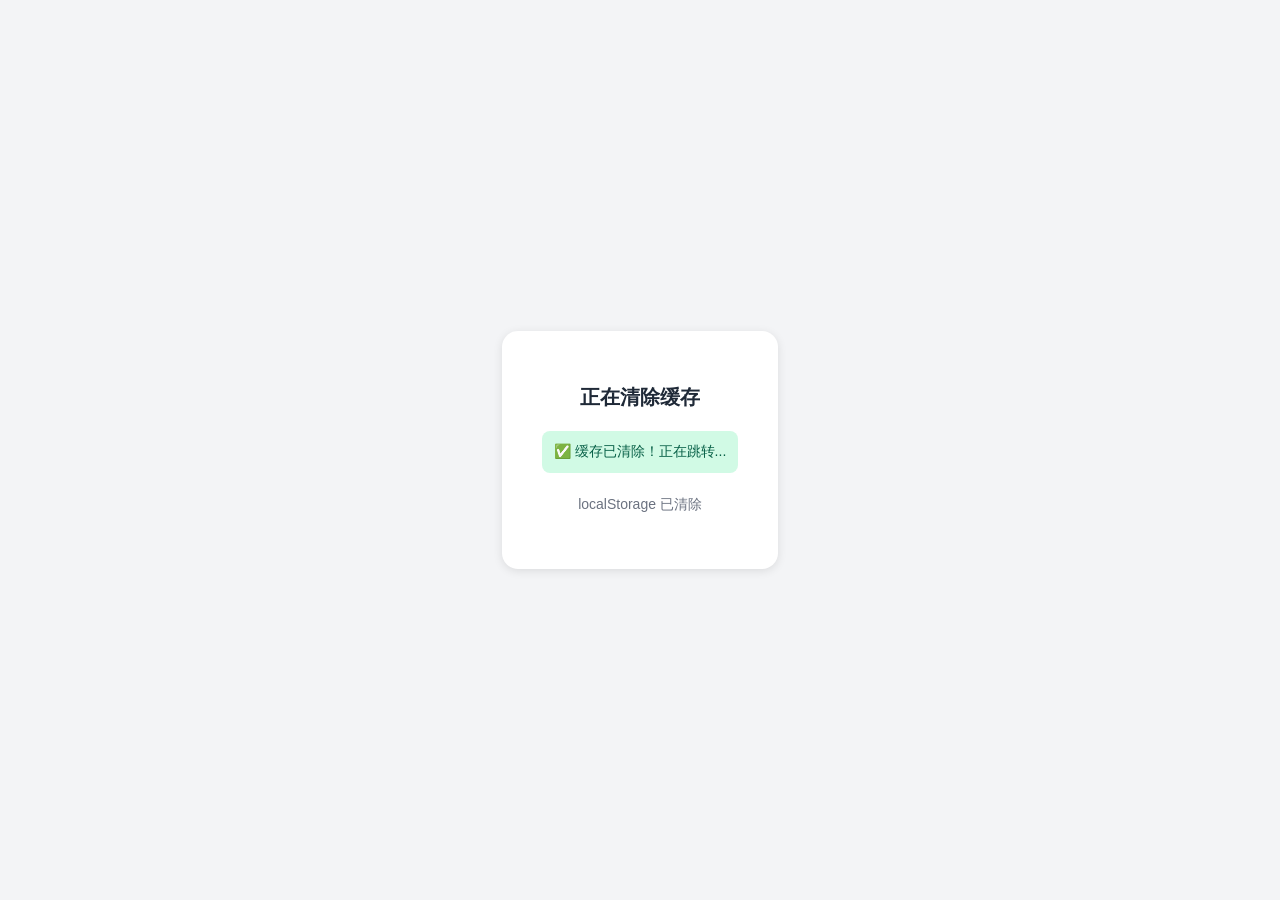
<file: clear-cache.html>
<!DOCTYPE html>
<html lang="zh-TW">
<head>
<meta charset="UTF-8">
<meta name="viewport" content="width=device-width, initial-scale=1.0">
<title>清除缓存 - 参考文献库</title>
<style>
  body { font-family: -apple-system, BlinkMacSystemFont, 'Segoe UI', sans-serif; display: flex; align-items: center; justify-content: center; min-height: 100vh; margin: 0; background: #f3f4f6; }
  .card { background: white; padding: 40px; border-radius: 16px; box-shadow: 0 2px 10px rgba(0,0,0,0.1); text-align: center; max-width: 400px; }
  h1 { color: #1f2937; font-size: 20px; margin-bottom: 16px; }
  p { color: #6b7280; font-size: 14px; line-height: 1.6; }
  .status { margin: 20px 0; padding: 12px; border-radius: 8px; font-size: 14px; }
  .success { background: #d1fae5; color: #065f46; }
  .working { background: #fef3c7; color: #92400e; }
  .spinner { display: inline-block; width: 20px; height: 20px; border: 3px solid #e5e7eb; border-top-color: #3b82f6; border-radius: 50%; animation: spin 0.8s linear infinite; margin-right: 8px; vertical-align: middle; }
  @keyframes spin { to { transform: rotate(360deg); } }
</style>
</head>
<body>
<div class="card">
  <h1>正在清除缓存</h1>
  <div id="status" class="status working"><span class="spinner"></span>正在清除...</div>
  <p id="detail"></p>
</div>
<script>
(async function() {
  const status = document.getElementById('status');
  const detail = document.getElementById('detail');
  const log = [];

  // Step 1: Unregister all Service Workers
  if ('serviceWorker' in navigator) {
    const registrations = await navigator.serviceWorker.getRegistrations();
    for (const reg of registrations) {
      log.push(`注销 SW: ${reg.scope}`);
      await reg.unregister();
    }
    detail.innerHTML = log.join('<br>');
  }

  // Step 2: Clear all Cache Storage
  if ('caches' in window) {
    const keys = await caches.keys();
    for (const key of keys) {
      log.push(`删除缓存: ${key}`);
      await caches.delete(key);
    }
    detail.innerHTML = log.join('<br>');
  }

  // Step 3: Clear localStorage
  localStorage.clear();
  log.push('localStorage 已清除');
  detail.innerHTML = log.join('<br>');

  // Step 4: Show success
  status.className = 'status success';
  status.innerHTML = '✅ 缓存已清除！正在跳转...';

  // Step 5: Redirect after 2 seconds
  setTimeout(() => {
    window.location.href = './index.html?t=' + Date.now();
  }, 2000);
})();
</script>
</body>
</html>
</file>
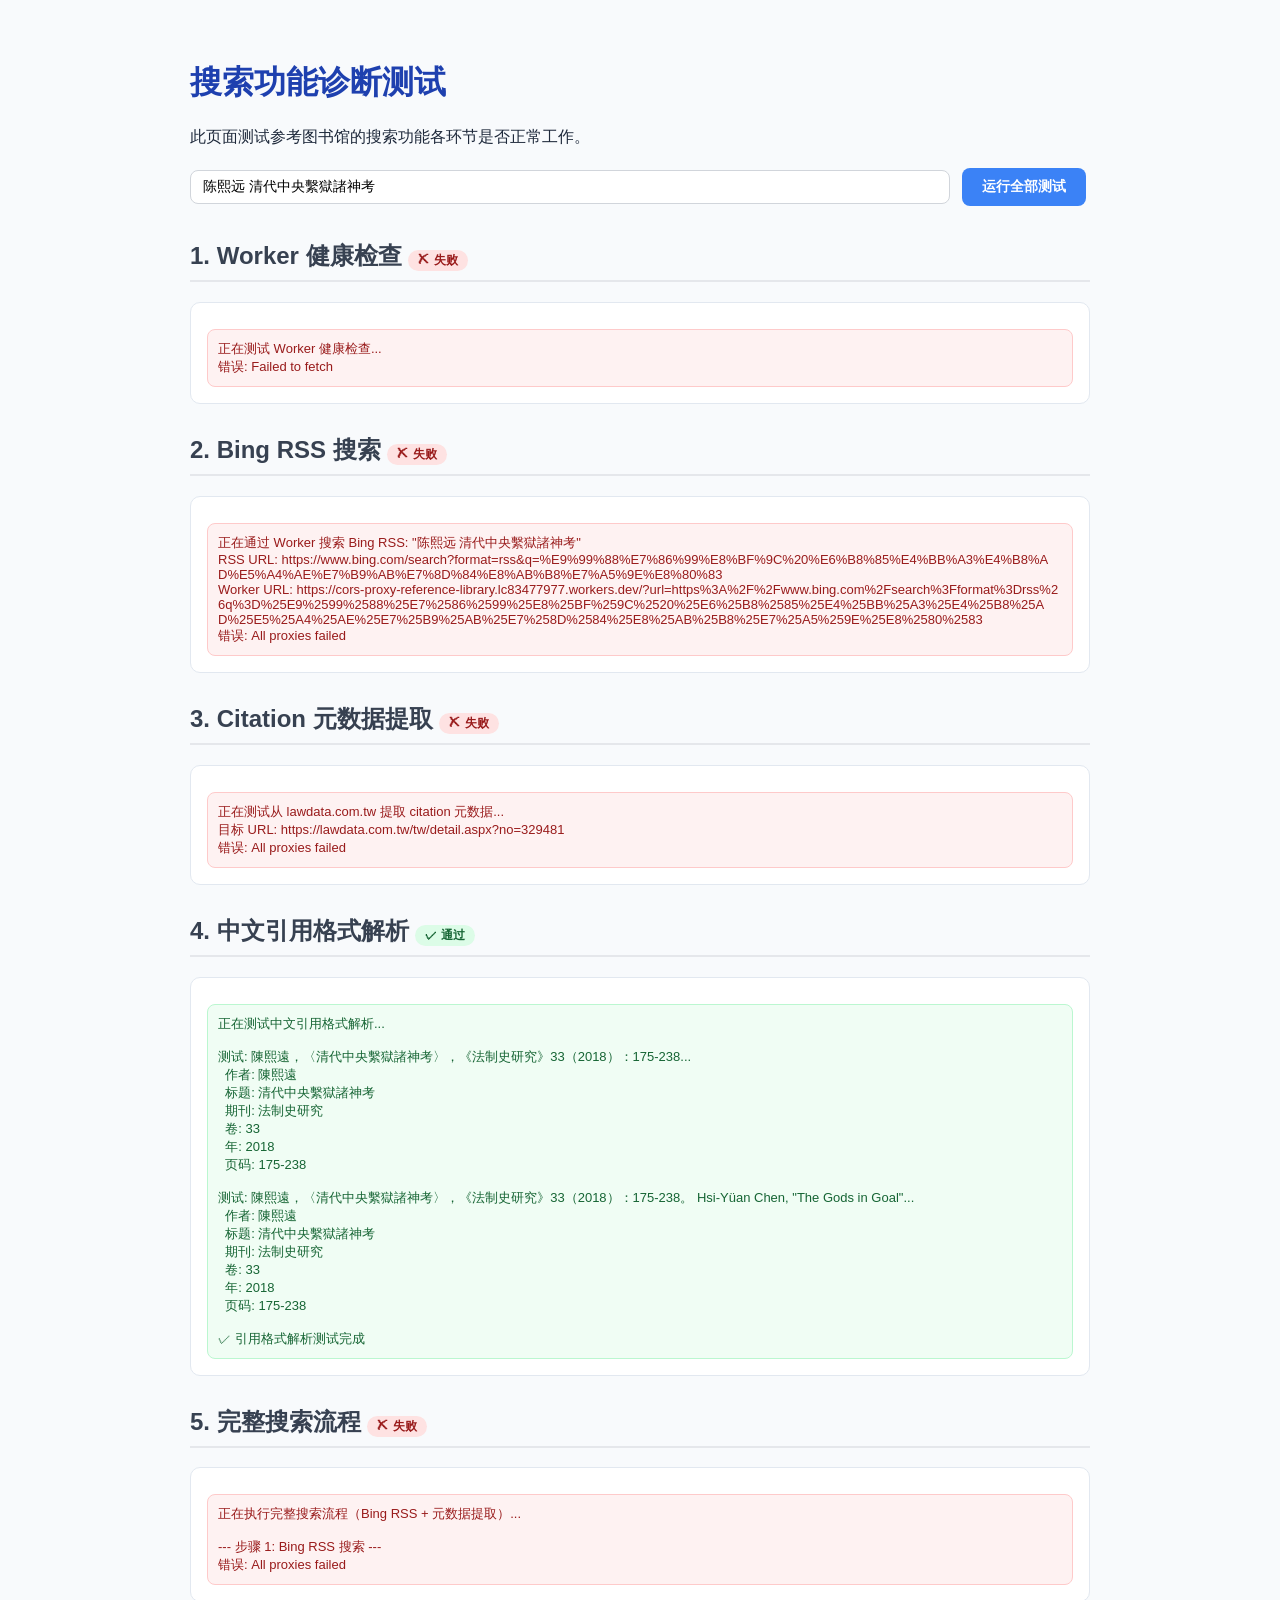
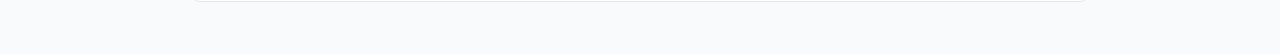
<file: diagnostic.html>
<!DOCTYPE html>
<html lang="zh-CN">
<head>
<meta charset="UTF-8">
<meta name="viewport" content="width=device-width, initial-scale=1.0">
<title>搜索诊断测试</title>
<style>
body { font-family: -apple-system, sans-serif; max-width: 900px; margin: 20px auto; padding: 20px; background: #f8fafc; color: #1e293b; }
h1 { color: #1e40af; }
h2 { color: #374151; margin-top: 30px; border-bottom: 2px solid #e5e7eb; padding-bottom: 8px; }
.test-box { background: #fff; border: 1px solid #e2e8f0; border-radius: 10px; padding: 16px; margin: 12px 0; }
.test-result { margin-top: 10px; padding: 10px; border-radius: 8px; font-size: 13px; white-space: pre-wrap; word-break: break-all; max-height: 400px; overflow-y: auto; }
.success { background: #f0fdf4; border: 1px solid #bbf7d0; color: #166534; }
.error { background: #fef2f2; border: 1px solid #fecaca; color: #991b1b; }
.pending { background: #fefce8; border: 1px solid #fde68a; color: #92400e; }
button { padding: 10px 20px; border: none; border-radius: 8px; cursor: pointer; font-size: 14px; font-weight: 600; margin: 4px; }
.btn-primary { background: #3b82f6; color: #fff; }
.btn-primary:hover { background: #2563eb; }
.btn-secondary { background: #6b7280; color: #fff; }
.input-row { display: flex; gap: 8px; align-items: center; margin: 10px 0; }
.input-row input { flex: 1; padding: 8px 12px; border: 1px solid #d1d5db; border-radius: 8px; font-size: 14px; }
.meta-tag { display: inline-block; padding: 2px 8px; margin: 2px; background: #e0f2fe; border: 1px solid #7dd3fc; border-radius: 4px; font-size: 12px; color: #075985; }
.status-badge { display: inline-block; padding: 2px 10px; border-radius: 12px; font-size: 12px; font-weight: 600; }
.status-ok { background: #dcfce7; color: #166534; }
.status-fail { background: #fee2e2; color: #991b1b; }
.status-pending { background: #fef3c7; color: #92400e; }
</style>
</head>
<body>
<h1>搜索功能诊断测试</h1>
<p>此页面测试参考图书馆的搜索功能各环节是否正常工作。</p>

<div class="input-row">
  <input type="text" id="searchQuery" value="陈熙远 清代中央繫獄諸神考" placeholder="搜索关键词">
  <button class="btn-primary" onclick="runAllTests()">运行全部测试</button>
</div>

<div id="testResults"></div>

<script>
const WORKER_URL = 'https://cors-proxy-reference-library.lc83477977.workers.dev';

function log(testId, message, type = 'pending') {
  const el = document.getElementById(testId);
  if (el) {
    el.className = 'test-result ' + type;
    el.textContent += message + '\n';
    el.scrollTop = el.scrollHeight;
  }
}

function clearLog(testId) {
  const el = document.getElementById(testId);
  if (el) {
    el.className = 'test-result pending';
    el.textContent = '';
  }
}

function setBadge(testId, status) {
  const badge = document.getElementById(testId + '_badge');
  if (badge) {
    badge.className = 'status-badge status-' + status;
    badge.textContent = status === 'ok' ? '✓ 通过' : status === 'fail' ? '✗ 失败' : '⏳ 运行中';
  }
}

async function fetchWithTimeout(url, options = {}, timeoutMs = 15000) {
  const controller = new AbortController();
  const timerId = setTimeout(() => controller.abort(), timeoutMs);
  return fetch(url, { ...options, signal: controller.signal })
    .then(res => { clearTimeout(timerId); return res; })
    .catch(err => { clearTimeout(timerId); throw err; });
}

async function fetchViaProxy(targetUrl, timeoutMs = 15000) {
  // 1. Try Cloudflare Worker
  if (WORKER_URL) {
    try {
      const workerUrl = WORKER_URL + '/?url=' + encodeURIComponent(targetUrl);
      const res = await fetchWithTimeout(workerUrl, {}, timeoutMs);
      if (res.ok) {
        const text = await res.text();
        if (text.length > 50 && !text.startsWith('{"error"')) {
          return new Response(text, {
            status: 200,
            headers: { 'Content-Type': res.headers.get('Content-Type') || 'text/html; charset=utf-8' }
          });
        }
      }
    } catch(e) {
      console.log('Worker failed:', e.message);
    }
  }
  throw new Error('All proxies failed');
}

async function testWorkerHealth() {
  const testId = 'test_worker';
  clearLog(testId);
  setBadge(testId, 'pending');
  log(testId, '正在测试 Worker 健康检查...');
  try {
    const res = await fetchWithTimeout(WORKER_URL + '/health', {}, 10000);
    const data = await res.json();
    log(testId, 'Worker 状态: ' + JSON.stringify(data, null, 2), 'success');
    setBadge(testId, 'ok');
  } catch(e) {
    log(testId, '错误: ' + e.message, 'error');
    setBadge(testId, 'fail');
  }
}

async function testBingRSS() {
  const testId = 'test_bing';
  clearLog(testId);
  setBadge(testId, 'pending');
  const query = document.getElementById('searchQuery').value;
  log(testId, '正在通过 Worker 搜索 Bing RSS: "' + query + '"');
  
  try {
    const rssUrl = 'https://www.bing.com/search?format=rss&q=' + encodeURIComponent(query);
    log(testId, 'RSS URL: ' + rssUrl);
    log(testId, 'Worker URL: ' + WORKER_URL + '/?url=' + encodeURIComponent(rssUrl));
    
    const res = await fetchViaProxy(rssUrl, 20000);
    const xmlText = await res.text();
    log(testId, '响应长度: ' + xmlText.length + ' 字符');
    log(testId, '前200字符: ' + xmlText.substring(0, 200));
    
    if (xmlText.length < 100) {
      log(testId, '错误: 响应太短', 'error');
      setBadge(testId, 'fail');
      return;
    }
    
    // Parse XML
    const parser = new DOMParser();
    const doc = parser.parseFromString(xmlText, 'text/xml');
    const items = doc.querySelectorAll('item');
    log(testId, '\n找到 ' + items.length + ' 条搜索结果:');
    
    for (let i = 0; i < items.length; i++) {
      const title = items[i].querySelector('title')?.textContent?.trim() || '';
      const link = items[i].querySelector('link')?.textContent?.trim() || '';
      const desc = items[i].querySelector('description')?.textContent?.trim() || '';
      log(testId, '\n' + (i+1) + '. ' + title);
      log(testId, '   URL: ' + link);
      log(testId, '   摘要: ' + desc.substring(0, 150));
    }
    
    if (items.length > 0) {
      log(testId, '\n✓ Bing RSS 搜索正常工作！', 'success');
      setBadge(testId, 'ok');
    } else {
      log(testId, '\n✗ 搜索返回0条结果', 'error');
      setBadge(testId, 'fail');
    }
  } catch(e) {
    log(testId, '错误: ' + e.message, 'error');
    setBadge(testId, 'fail');
  }
}

async function testCitationMeta() {
  const testId = 'test_meta';
  clearLog(testId);
  setBadge(testId, 'pending');
  log(testId, '正在测试从 lawdata.com.tw 提取 citation 元数据...');
  
  try {
    const targetUrl = 'https://lawdata.com.tw/tw/detail.aspx?no=329481';
    log(testId, '目标 URL: ' + targetUrl);
    
    const res = await fetchViaProxy(targetUrl, 20000);
    const html = await res.text();
    log(testId, '响应长度: ' + html.length + ' 字符');
    
    if (html.length < 200) {
      log(testId, '错误: 响应太短', 'error');
      setBadge(testId, 'fail');
      return;
    }
    
    // Extract citation meta tags using DOMParser
    const parser = new DOMParser();
    const doc = parser.parseFromString(html, 'text/html');
    
    const citationFields = [
      'citation_title', 'citation_author', 'citation_publication_date',
      'citation_journal_title', 'citation_issue', 'citation_volume',
      'citation_firstpage', 'citation_lastpage', 'citation_doi',
      'citation_keywords', 'citation_abstract', 'citation_publisher',
      'citation_language'
    ];
    
    log(testId, '\n提取到的 citation_* 元数据:');
    let foundCount = 0;
    for (const field of citationFields) {
      const metas = doc.querySelectorAll('meta[name="' + field + '"]');
      metas.forEach(m => {
        const content = m.getAttribute('content')?.trim();
        if (content) {
          log(testId, '  ' + field + ': ' + content);
          foundCount++;
        }
      });
    }
    
    // Also try prefix match
    if (foundCount === 0) {
      log(testId, '\n尝试前缀匹配...');
      const allMetas = doc.querySelectorAll('meta[name^="citation_"]');
      log(testId, '找到 ' + allMetas.length + ' 个 citation_* meta 标签');
      allMetas.forEach(m => {
        const name = m.getAttribute('name');
        const content = m.getAttribute('content');
        log(testId, '  ' + name + ': ' + (content || '').substring(0, 100));
      });
    }
    
    // Also check page title
    const pageTitle = doc.querySelector('title')?.textContent?.trim();
    if (pageTitle) log(testId, '\n页面标题: ' + pageTitle);
    
    if (foundCount > 0) {
      log(testId, '\n✓ Citation 元数据提取正常！共找到 ' + foundCount + ' 个字段', 'success');
      setBadge(testId, 'ok');
    } else {
      log(testId, '\n⚠ 未找到 citation_* 元数据', 'error');
      setBadge(testId, 'fail');
    }
  } catch(e) {
    log(testId, '错误: ' + e.message, 'error');
    setBadge(testId, 'fail');
  }
}

async function testCitationParse() {
  const testId = 'test_parse';
  clearLog(testId);
  setBadge(testId, 'pending');
  log(testId, '正在测试中文引用格式解析...');
  
  const testCitations = [
    '陳熙遠，〈清代中央繫獄諸神考〉，《法制史研究》33（2018）：175-238',
    '陳熙遠，〈清代中央繫獄諸神考〉，《法制史研究》33（2018）：175-238。 Hsi-Yüan Chen, "The Gods in Goal"',
  ];
  
  const citePattern = /([^，,]{2,20})[，,]\s*[〈<]([^〉>]+)[〉>][，,]\s*[《<]([^》>]+)[》>][，,]?\s*(\d+)?[（(](\d{4})[）)](?:[：:](\d+[-–—]\d+))?/;
  
  for (const text of testCitations) {
    log(testId, '\n测试: ' + text.substring(0, 80) + '...');
    const m = text.match(citePattern);
    if (m) {
      log(testId, '  作者: ' + (m[1] || ''));
      log(testId, '  标题: ' + (m[2] || ''));
      log(testId, '  期刊: ' + (m[3] || ''));
      log(testId, '  卷: ' + (m[4] || ''));
      log(testId, '  年: ' + (m[5] || ''));
      log(testId, '  页码: ' + (m[6] || ''));
    } else {
      log(testId, '  ✗ 未匹配', 'error');
    }
  }
  
  log(testId, '\n✓ 引用格式解析测试完成', 'success');
  setBadge(testId, 'ok');
}

async function testFullSearch() {
  const testId = 'test_full';
  clearLog(testId);
  setBadge(testId, 'pending');
  const query = document.getElementById('searchQuery').value;
  log(testId, '正在执行完整搜索流程（Bing RSS + 元数据提取）...');
  
  try {
    // Step 1: Bing RSS search
    log(testId, '\n--- 步骤 1: Bing RSS 搜索 ---');
    const rssUrl = 'https://www.bing.com/search?format=rss&q=' + encodeURIComponent(query);
    const res = await fetchViaProxy(rssUrl, 20000);
    const xmlText = await res.text();
    
    const parser = new DOMParser();
    const doc = parser.parseFromString(xmlText, 'text/xml');
    const items = doc.querySelectorAll('item');
    log(testId, '找到 ' + items.length + ' 条搜索结果');
    
    if (items.length === 0) {
      log(testId, '错误: 搜索无结果', 'error');
      setBadge(testId, 'fail');
      return;
    }
    
    // Step 2: Find academic URLs
    log(testId, '\n--- 步骤 2: 筛选学术数据库链接 ---');
    const promisingDomains = [
      'lawdata.com.tw', 'airitilibrary.com', 'sinica.edu.tw',
      'tandfonline.com', 'jstor.org', 'cambridge.org',
      'springer.com', 'wiley.com', 'cnki.com.cn'
    ];
    
    const academicUrls = [];
    for (let i = 0; i < items.length; i++) {
      const link = items[i].querySelector('link')?.textContent?.trim() || '';
      const isPromising = promisingDomains.some(d => link.includes(d)) ||
        link.endsWith('.pdf') || link.includes('/article/') || link.includes('/detail');
      if (isPromising) {
        academicUrls.push(link);
        log(testId, '  ✓ ' + link.substring(0, 80));
      }
    }
    
    if (academicUrls.length === 0) {
      log(testId, '未找到学术数据库链接', 'error');
      setBadge(testId, 'fail');
      return;
    }
    
    // Step 3: Extract citation meta from first academic URL
    log(testId, '\n--- 步骤 3: 提取 citation 元数据 ---');
    for (const url of academicUrls.slice(0, 3)) {
      log(testId, '\n尝试: ' + url.substring(0, 80));
      try {
        const pageRes = await fetchViaProxy(url, 15000);
        const pageHtml = await pageRes.text();
        log(testId, '  页面大小: ' + pageHtml.length + ' 字符');
        
        if (pageHtml.length < 200) {
          log(testId, '  页面太短，跳过');
          continue;
        }
        
        const pageDoc = new DOMParser().parseFromString(pageHtml, 'text/html');
        const meta = {};
        const fields = ['citation_title', 'citation_author', 'citation_publication_date',
          'citation_journal_title', 'citation_issue', 'citation_volume',
          'citation_firstpage', 'citation_lastpage', 'citation_doi',
          'citation_keywords', 'citation_abstract', 'citation_publisher'];
        
        for (const field of fields) {
          const m = pageDoc.querySelector('meta[name="' + field + '"]');
          if (m) {
            const content = m.getAttribute('content')?.trim();
            if (content) meta[field] = content;
          }
        }
        
        if (Object.keys(meta).length > 0) {
          log(testId, '  ✓ 成功提取元数据:', 'success');
          for (const [k, v] of Object.entries(meta)) {
            log(testId, '    ' + k + ': ' + v.substring(0, 100));
          }
          
          log(testId, '\n✓ 完整搜索流程正常工作！', 'success');
          setBadge(testId, 'ok');
          return;
        } else {
          log(testId, '  未找到 citation_* 元数据');
        }
      } catch(e) {
        log(testId, '  错误: ' + e.message);
      }
    }
    
    log(testId, '\n⚠ 未能从任何学术页面提取元数据', 'error');
    setBadge(testId, 'fail');
  } catch(e) {
    log(testId, '错误: ' + e.message, 'error');
    setBadge(testId, 'fail');
  }
}

async function runAllTests() {
  document.getElementById('testResults').innerHTML = `
    <h2>1. Worker 健康检查 <span id="test_worker_badge" class="status-badge status-pending">⏳ 运行中</span></h2>
    <div class="test-box">
      <div id="test_worker" class="test-result pending"></div>
    </div>
    
    <h2>2. Bing RSS 搜索 <span id="test_bing_badge" class="status-badge status-pending">⏳ 运行中</span></h2>
    <div class="test-box">
      <div id="test_bing" class="test-result pending"></div>
    </div>
    
    <h2>3. Citation 元数据提取 <span id="test_meta_badge" class="status-badge status-pending">⏳ 运行中</span></h2>
    <div class="test-box">
      <div id="test_meta" class="test-result pending"></div>
    </div>
    
    <h2>4. 中文引用格式解析 <span id="test_parse_badge" class="status-badge status-pending">⏳ 运行中</span></h2>
    <div class="test-box">
      <div id="test_parse" class="test-result pending"></div>
    </div>
    
    <h2>5. 完整搜索流程 <span id="test_full_badge" class="status-badge status-pending">⏳ 运行中</span></h2>
    <div class="test-box">
      <div id="test_full" class="test-result pending"></div>
    </div>
  `;
  
  // Run tests sequentially
  await testWorkerHealth();
  await testBingRSS();
  await testCitationMeta();
  await testCitationParse();
  await testFullSearch();
}

// Auto-run on page load
window.addEventListener('load', () => {
  runAllTests();
});
</script>
</body>
</html>
</file>
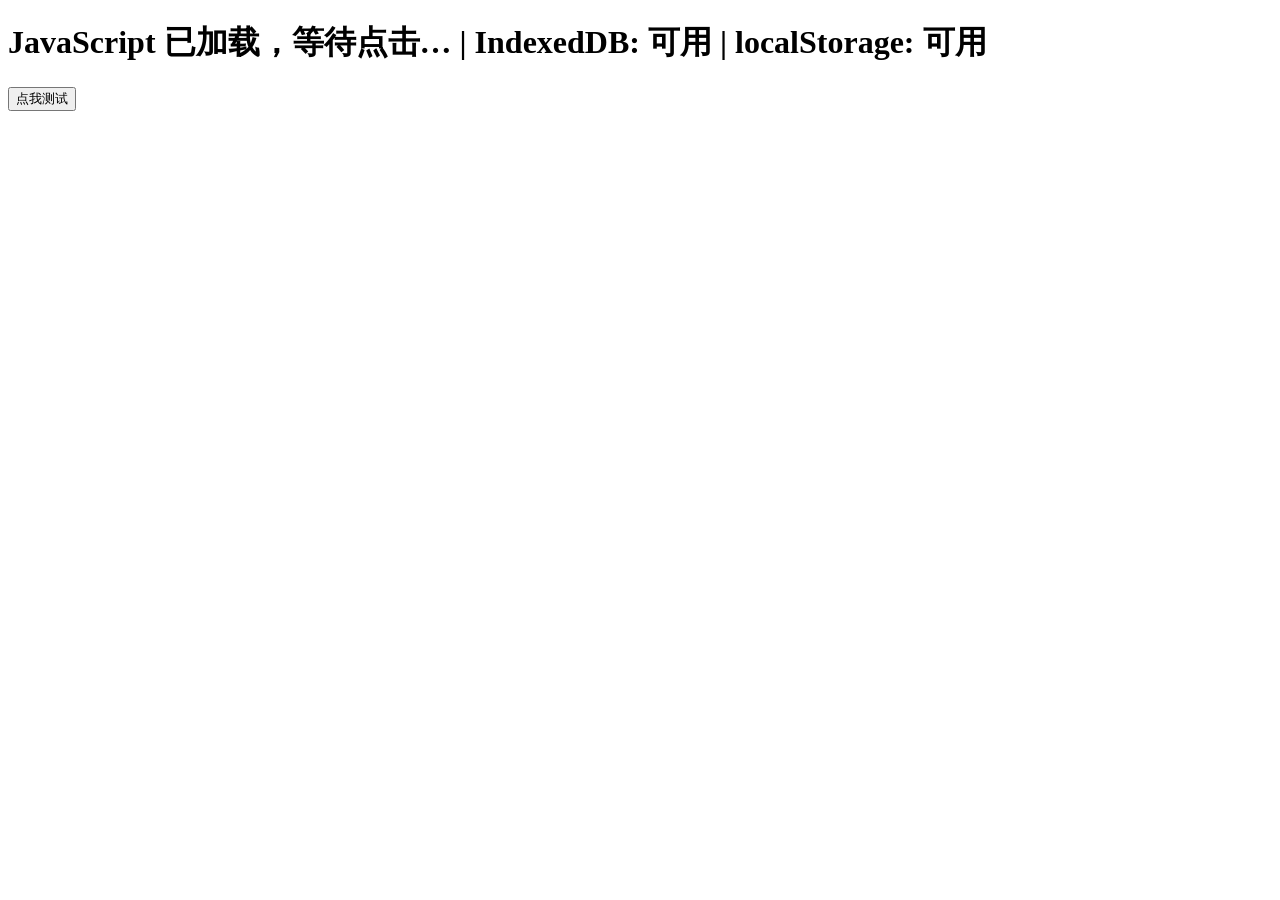
<file: test.html>
<!DOCTYPE html>
<html>
<head><meta charset="UTF-8"><title>JS Test</title></head>
<body>
<h1 id="status">JavaScript 未运行</h1>
<button onclick="document.getElementById('status').textContent='JavaScript 正常工作！'">点我测试</button>
<script>
document.getElementById('status').textContent = 'JavaScript 已加载，等待点击…';
try {
  console.log('JS test: OK');
  var idb = window.indexedDB;
  document.getElementById('status').textContent += ' | IndexedDB: ' + (idb ? '可用' : '不可用');
  var ls = window.localStorage;
  document.getElementById('status').textContent += ' | localStorage: ' + (ls ? '可用' : '不可用');
} catch(e) {
  document.getElementById('status').textContent += ' | 错误: ' + e.message;
}
</script>
</body>
</html>
</file>
<file: css/app.css>
/* app.css - extracted from index.html */


/* ========== CSS Reset & Variables ========== */
:root {
  --bg: #f5f5f5;
  --bg-card: #ffffff;
  --bg-sidebar: #ffffff;
  --bg-hover: #f0f0f0;
  --bg-modal: #ffffff;
  --text: #1a1a1a;
  --text-secondary: #666;
  --text-muted: #999;
  --border: #e0e0e0;
  --primary: #2563eb;
  --primary-light: #dbeafe;
  --primary-dark: #1d4ed8;
  --success: #16a34a;
  --success-light: #dcfce7;
  --warning: #d97706;
  --danger: #dc2626;
  --danger-light: #fee2e2;
  --shadow: 0 1px 3px rgba(0,0,0,0.08);
  --shadow-lg: 0 10px 40px rgba(0,0,0,0.15);
  --radius: 8px;
  --radius-sm: 4px;
  --sidebar-width: 240px;
}

[data-theme="dark"] {
  --bg: #1a1a2e;
  --bg-card: #16213e;
  --bg-sidebar: #16213e;
  --bg-hover: #1a1a3e;
  --bg-modal: #1e293b;
  --text: #e2e8f0;
  --text-secondary: #94a3b8;
  --text-muted: #64748b;
  --border: #334155;
  --primary: #3b82f6;
  --primary-light: #1e3a5f;
  --primary-dark: #2563eb;
  --success: #22c55e;
  --success-light: #14532d;
  --warning: #f59e0b;
  --danger: #ef4444;
  --danger-light: #450a0a;
  --shadow: 0 1px 3px rgba(0,0,0,0.3);
  --shadow-lg: 0 10px 40px rgba(0,0,0,0.5);
}

* { margin: 0; padding: 0; box-sizing: border-box; }

body {
  font-family: -apple-system, BlinkMacSystemFont, 'Segoe UI', 'PingFang SC', 'Hiragino Sans GB', 'Microsoft YaHei', sans-serif;
  background: var(--bg);
  color: var(--text);
  font-size: 14px;
  line-height: 1.6;
  transition: background 0.2s, color 0.2s;
}

/* ========== Layout ========== */
.app { display: flex; min-height: 100vh; }

.sidebar {
  width: var(--sidebar-width);
  background: var(--bg-sidebar);
  border-right: 1px solid var(--border);
  display: flex;
  flex-direction: column;
  position: fixed;
  top: 0; left: 0; bottom: 0;
  z-index: 100;
  transition: transform 0.3s;
}

.main {
  flex: 1;
  margin-left: var(--sidebar-width);
  display: flex;
  flex-direction: column;
  min-height: 100vh;
}

/* ========== Sidebar ========== */
.sidebar-header {
  padding: 20px 16px;
  border-bottom: 1px solid var(--border);
  display: flex;
  align-items: center;
  gap: 10px;
}

.sidebar-header .logo {
  font-size: 24px;
}

.sidebar-header h1 {
  font-size: 16px;
  font-weight: 700;
  color: var(--text);
}

.sidebar-header .subtitle {
  font-size: 11px;
  color: var(--text-muted);
}

.sidebar-nav {
  flex: 1;
  padding: 12px 8px;
  overflow-y: auto;
}

.nav-section {
  margin-bottom: 16px;
}

.nav-section-title {
  font-size: 11px;
  text-transform: uppercase;
  color: var(--text-muted);
  padding: 8px 12px 4px;
  font-weight: 600;
  letter-spacing: 0.5px;
}

.nav-item {
  display: flex;
  align-items: center;
  gap: 10px;
  padding: 8px 12px;
  border-radius: var(--radius-sm);
  cursor: pointer;
  color: var(--text-secondary);
  font-size: 13px;
  transition: all 0.15s;
  user-select: none;
}

.nav-item:hover { background: var(--bg-hover); color: var(--text); }

.nav-item.active {
  background: var(--primary-light);
  color: var(--primary);
  font-weight: 600;
}

.nav-item .icon { font-size: 16px; width: 20px; text-align: center; flex-shrink: 0; }
.nav-item .count {
  margin-left: auto;
  font-size: 11px;
  background: var(--bg-hover);
  padding: 1px 7px;
  border-radius: 10px;
  color: var(--text-muted);
}
.nav-item.active .count { background: var(--primary); color: #fff; }

.nav-item .tag-dot {
  width: 8px; height: 8px;
  border-radius: 50%;
  flex-shrink: 0;
}

.sidebar-footer {
  padding: 12px 16px;
  border-top: 1px solid var(--border);
  font-size: 11px;
  color: var(--text-muted);
}

/* ========== Top Bar ========== */
.topbar {
  background: var(--bg-card);
  border-bottom: 1px solid var(--border);
  padding: 12px 24px;
  display: flex;
  align-items: center;
  gap: 16px;
  position: sticky;
  top: 0;
  z-index: 50;
}

.search-box {
  flex: 1;
  max-width: 500px;
  position: relative;
}

.search-box input {
  width: 100%;
  padding: 8px 12px 8px 36px;
  border: 1px solid var(--border);
  border-radius: var(--radius);
  font-size: 13px;
  background: var(--bg);
  color: var(--text);
  transition: border-color 0.15s;
}

.search-box input:focus {
  outline: none;
  border-color: var(--primary);
  box-shadow: 0 0 0 3px var(--primary-light);
}

.search-box .search-icon {
  position: absolute;
  left: 10px; top: 50%;
  transform: translateY(-50%);
  color: var(--text-muted);
  font-size: 16px;
}

.topbar-actions {
  display: flex;
  gap: 8px;
  margin-left: auto;
}

.btn {
  padding: 8px 16px;
  border: none;
  border-radius: var(--radius);
  font-size: 13px;
  cursor: pointer;
  transition: all 0.15s;
  display: inline-flex;
  align-items: center;
  gap: 6px;
  font-family: inherit;
  white-space: nowrap;
}

.btn-primary {
  background: var(--primary);
  color: #fff;
}
.btn-primary:hover { background: var(--primary-dark); }

.btn-secondary {
  background: var(--bg-hover);
  color: var(--text);
}
.btn-secondary:hover { background: var(--border); }

.btn-danger {
  background: var(--danger);
  color: #fff;
}
.btn-danger:hover { opacity: 0.9; }

.btn-ghost {
  background: transparent;
  color: var(--text-secondary);
}
.btn-ghost:hover { background: var(--bg-hover); color: var(--text); }

.btn-sm { padding: 4px 10px; font-size: 12px; }

.btn-icon {
  width: 36px; height: 36px;
  padding: 0;
  justify-content: center;
  font-size: 18px;
}

/* ========== Content Area ========== */
.content {
  flex: 1;
  padding: 24px;
  overflow-y: auto;
}

.content-header {
  display: flex;
  align-items: center;
  justify-content: space-between;
  margin-bottom: 20px;
  flex-wrap: wrap;
  gap: 12px;
}

.content-header h2 {
  font-size: 20px;
  font-weight: 700;
}

.filter-bar {
  display: flex;
  gap: 8px;
  flex-wrap: wrap;
  margin-bottom: 16px;
  align-items: center;
}

.filter-chip {
  padding: 4px 12px;
  border-radius: 20px;
  font-size: 12px;
  cursor: pointer;
  border: 1px solid var(--border);
  background: var(--bg-card);
  color: var(--text-secondary);
  transition: all 0.15s;
  user-select: none;
}

.filter-chip:hover { border-color: var(--primary); }
.filter-chip.active {
  background: var(--primary);
  color: #fff;
  border-color: var(--primary);
}

.sort-select {
  padding: 6px 12px;
  border: 1px solid var(--border);
  border-radius: var(--radius-sm);
  font-size: 12px;
  background: var(--bg-card);
  color: var(--text);
  cursor: pointer;
}

/* ========== Reference Cards ========== */
.ref-grid {
  display: grid;
  grid-template-columns: repeat(auto-fill, minmax(380px, 1fr));
  gap: 16px;
}

.ref-card {
  background: var(--bg-card);
  border: 1px solid var(--border);
  border-radius: var(--radius);
  padding: 16px;
  transition: all 0.15s;
  position: relative;
  display: flex;
  flex-direction: column;
  gap: 8px;
}

.ref-card:hover {
  box-shadow: var(--shadow-lg);
  border-color: var(--primary);
  transform: translateY(-2px);
}

.ref-card-header {
  display: flex;
  align-items: flex-start;
  gap: 10px;
}

.ref-type-badge {
  font-size: 10px;
  padding: 2px 8px;
  border-radius: 4px;
  font-weight: 600;
  white-space: nowrap;
  flex-shrink: 0;
}

.ref-type-badge.article { background: #dbeafe; color: #1e40af; }
.ref-type-badge.book { background: #dcfce7; color: #166534; }
.ref-type-badge.webpage { background: #fef3c7; color: #92400e; }
.ref-type-badge.ancient { background: #f3e8ff; color: #6b21a8; }
.ref-type-badge.image { background: #fce7f3; color: #9f1239; }
.ref-type-badge.table { background: #e0f2fe; color: #075985; }

[data-theme="dark"] .ref-type-badge.article { background: #1e3a5f; color: #93c5fd; }
[data-theme="dark"] .ref-type-badge.book { background: #14532d; color: #86efac; }
[data-theme="dark"] .ref-type-badge.webpage { background: #451a03; color: #fcd34d; }
[data-theme="dark"] .ref-type-badge.ancient { background: #3b0764; color: #d8b4fe; }
[data-theme="dark"] .ref-type-badge.image { background: #500724; color: #f9a8d4; }
[data-theme="dark"] .ref-type-badge.table { background: #0c4a6e; color: #7dd3fc; }

.ref-card-title {
  font-size: 14px;
  font-weight: 600;
  line-height: 1.5;
  color: var(--text);
  cursor: pointer;
  flex: 1;
}

.ref-card-title:hover { color: var(--primary); }

.ref-card-authors {
  font-size: 12px;
  color: var(--text-secondary);
}

.ref-card-meta {
  font-size: 12px;
  color: var(--text-muted);
  display: flex;
  flex-wrap: wrap;
  gap: 8px;
}

.ref-card-meta span { display: inline-flex; align-items: center; gap: 3px; }

.ref-card-abstract {
  font-size: 12px;
  color: var(--text-secondary);
  line-height: 1.5;
  display: -webkit-box;
  -webkit-line-clamp: 2;
  -webkit-box-orient: vertical;
  overflow: hidden;
}

.ref-card-tags {
  display: flex;
  flex-wrap: wrap;
  gap: 4px;
}

.tag {
  font-size: 11px;
  padding: 2px 8px;
  border-radius: 4px;
  background: var(--bg-hover);
  color: var(--text-secondary);
}

.ref-card-actions {
  display: flex;
  gap: 6px;
  margin-top: 4px;
  padding-top: 8px;
  border-top: 1px solid var(--border);
}

.ref-card-actions .btn { flex: 1; justify-content: center; }

/* ========== Empty State ========== */
.empty-state {
  text-align: center;
  padding: 80px 20px;
  color: var(--text-muted);
}

.empty-state .icon { font-size: 64px; margin-bottom: 16px; opacity: 0.5; }
.empty-state h3 { font-size: 18px; margin-bottom: 8px; color: var(--text-secondary); }
.empty-state p { font-size: 14px; }

/* ========== Modal ========== */
.modal-overlay {
  position: fixed;
  top: 0; left: 0; right: 0; bottom: 0;
  background: rgba(0,0,0,0.5);
  z-index: 1000;
  display: none;
  justify-content: center;
  align-items: flex-start;
  padding: 40px 20px;
  overflow-y: auto;
}

.modal-overlay.show { display: flex; }

.modal {
  background: var(--bg-modal);
  border-radius: var(--radius);
  width: 100%;
  max-width: 640px;
  box-shadow: var(--shadow-lg);
  animation: modalIn 0.2s ease;
}

@keyframes modalIn {
  from { opacity: 0; transform: translateY(-20px); }
  to { opacity: 1; transform: translateY(0); }
}

.modal-header {
  padding: 20px 24px;
  border-bottom: 1px solid var(--border);
  display: flex;
  align-items: center;
  justify-content: space-between;
}

.modal-header h3 { font-size: 18px; font-weight: 700; }

.modal-close {
  background: none;
  border: none;
  font-size: 24px;
  cursor: pointer;
  color: var(--text-muted);
  padding: 0;
  width: 32px; height: 32px;
  display: flex;
  align-items: center;
  justify-content: center;
  border-radius: var(--radius-sm);
  transition: background 0.15s;
}

.modal-close:hover { background: var(--bg-hover); }

.modal-body {
  padding: 24px;
  max-height: 60vh;
  overflow-y: auto;
}

.modal-footer {
  padding: 16px 24px;
  border-top: 1px solid var(--border);
  display: flex;
  justify-content: flex-end;
  gap: 8px;
}

/* ========== Form ========== */
.form-group { margin-bottom: 16px; }

.form-row {
  display: grid;
  grid-template-columns: 1fr 1fr;
  gap: 12px;
}

.form-row-3 {
  display: grid;
  grid-template-columns: 1fr 1fr 1fr;
  gap: 12px;
}

.form-label {
  display: block;
  font-size: 12px;
  font-weight: 600;
  color: var(--text-secondary);
  margin-bottom: 4px;
}

.form-label .required { color: var(--danger); }

.form-input, .form-select, .form-textarea {
  width: 100%;
  padding: 8px 12px;
  border: 1px solid var(--border);
  border-radius: var(--radius-sm);
  font-size: 13px;
  background: var(--bg);
  color: var(--text);
  font-family: inherit;
  transition: border-color 0.15s;
}

.form-input:focus, .form-select:focus, .form-textarea:focus {
  outline: none;
  border-color: var(--primary);
  box-shadow: 0 0 0 3px var(--primary-light);
}

.form-textarea { resize: vertical; min-height: 80px; }

.form-hint { font-size: 11px; color: var(--text-muted); margin-top: 4px; }

/* ========== Tags Input ========== */
.tags-input {
  display: flex;
  flex-wrap: wrap;
  gap: 4px;
  padding: 6px 8px;
  border: 1px solid var(--border);
  border-radius: var(--radius-sm);
  background: var(--bg);
  min-height: 36px;
  align-items: center;
}

.tags-input .tag-item {
  display: inline-flex;
  align-items: center;
  gap: 4px;
  font-size: 12px;
  padding: 2px 8px;
  background: var(--primary-light);
  color: var(--primary);
  border-radius: 4px;
}

.tags-input .tag-item .remove {
  cursor: pointer;
  font-size: 14px;
  line-height: 1;
}

.tags-input input {
  border: none;
  outline: none;
  background: none;
  font-size: 13px;
  color: var(--text);
  flex: 1;
  min-width: 100px;
  font-family: inherit;
}

/* ========== Statistics ========== */
.stats-grid {
  display: grid;
  grid-template-columns: repeat(auto-fill, minmax(200px, 1fr));
  gap: 16px;
  margin-bottom: 24px;
}

.stat-card {
  background: var(--bg-card);
  border: 1px solid var(--border);
  border-radius: var(--radius);
  padding: 20px;
  text-align: center;
}

.stat-card .stat-icon { font-size: 32px; margin-bottom: 8px; }
.stat-card .stat-value { font-size: 28px; font-weight: 700; color: var(--primary); }
.stat-card .stat-label { font-size: 12px; color: var(--text-muted); margin-top: 4px; }

.chart-container {
  background: var(--bg-card);
  border: 1px solid var(--border);
  border-radius: var(--radius);
  padding: 20px;
  margin-bottom: 16px;
}

.chart-container h3 {
  font-size: 15px;
  margin-bottom: 16px;
  font-weight: 600;
}

.bar-chart { display: flex; flex-direction: column; gap: 10px; }

.bar-chart-item {
  display: flex;
  align-items: center;
  gap: 12px;
}

.bar-chart-item .bar-label {
  width: 100px;
  font-size: 12px;
  text-align: right;
  color: var(--text-secondary);
  flex-shrink: 0;
}

.bar-chart-item .bar-track {
  flex: 1;
  height: 24px;
  background: var(--bg-hover);
  border-radius: 4px;
  overflow: hidden;
  position: relative;
}

.bar-chart-item .bar-fill {
  height: 100%;
  border-radius: 4px;
  transition: width 0.5s ease;
  display: flex;
  align-items: center;
  padding-right: 8px;
  justify-content: flex-end;
  font-size: 11px;
  color: #fff;
  font-weight: 600;
  min-width: 20px;
}

/* ========== Detail View ========== */
.detail-view {
  background: var(--bg-card);
  border: 1px solid var(--border);
  border-radius: var(--radius);
  padding: 24px;
  max-width: 800px;
}

.detail-view h2 { font-size: 22px; margin-bottom: 8px; line-height: 1.4; }
.detail-view .detail-authors { font-size: 14px; color: var(--text-secondary); margin-bottom: 16px; }

.detail-section {
  margin-bottom: 20px;
  padding-bottom: 20px;
  border-bottom: 1px solid var(--border);
}

.detail-section:last-child { border-bottom: none; }

.detail-section h4 {
  font-size: 12px;
  text-transform: uppercase;
  color: var(--text-muted);
  margin-bottom: 8px;
  font-weight: 600;
  letter-spacing: 0.5px;
}

.detail-meta-grid {
  display: grid;
  grid-template-columns: repeat(auto-fill, minmax(200px, 1fr));
  gap: 12px;
}

.detail-meta-item .meta-label { font-size: 11px; color: var(--text-muted); }
.detail-meta-item .meta-value { font-size: 13px; color: var(--text); }

.citation-box {
  background: var(--bg);
  border: 1px solid var(--border);
  border-radius: var(--radius-sm);
  padding: 12px 16px;
  font-size: 13px;
  line-height: 1.8;
  margin-bottom: 8px;
  position: relative;
  padding-right: 40px;
}

.citation-box .copy-btn {
  position: absolute;
  top: 8px; right: 8px;
  background: none;
  border: 1px solid var(--border);
  border-radius: 4px;
  padding: 2px 8px;
  font-size: 11px;
  cursor: pointer;
  color: var(--text-muted);
}
.citation-box .copy-btn:hover { color: var(--primary); border-color: var(--primary); }

.citation-format-label {
  font-size: 11px;
  font-weight: 600;
  color: var(--primary);
  margin-bottom: 2px;
}

/* ========== Import/Export ========== */
.io-section {
  background: var(--bg-card);
  border: 1px solid var(--border);
  border-radius: var(--radius);
  padding: 24px;
  margin-bottom: 16px;
}

.io-section h3 { font-size: 16px; margin-bottom: 12px; }

.io-area {
  display: grid;
  grid-template-columns: 1fr 1fr;
  gap: 16px;
}

.io-card {
  border: 2px dashed var(--border);
  border-radius: var(--radius);
  padding: 20px;
  text-align: center;
  transition: border-color 0.15s;
}

.io-card:hover { border-color: var(--primary); }

.io-card .icon { font-size: 32px; margin-bottom: 8px; }
.io-card h4 { font-size: 14px; margin-bottom: 4px; }
.io-card p { font-size: 12px; color: var(--text-muted); margin-bottom: 12px; }

.io-card .btn { width: 100%; justify-content: center; }

.format-buttons {
  display: flex;
  gap: 8px;
  flex-wrap: wrap;
  margin-top: 12px;
}

/* ========== Cloud Backup ========== */
.cloud-card {
  background: var(--bg-card);
  border: 1px solid var(--border);
  border-radius: 12px;
  padding: 24px;
  margin-bottom: 16px;
}
.cloud-card h3 { font-size: 16px; margin-bottom: 12px; }
.cloud-status {
  display: flex; align-items: center; gap: 8px;
  font-size: 13px; color: var(--text-muted);
  margin-bottom: 16px;
}
.cloud-status .dot {
  width: 8px; height: 8px; border-radius: 50%;
  flex-shrink: 0;
}
.cloud-status .dot.green { background: #22c55e; }
.cloud-status .dot.red { background: #ef4444; }
.cloud-status .dot.yellow { background: #f59e0b; }
.cloud-status .dot.gray { background: #9ca3af; }
.cloud-form-group {
  margin-bottom: 16px;
}
.cloud-form-group label {
  display: block; font-size: 13px; color: var(--text-muted);
  margin-bottom: 6px;
}
.cloud-form-group input, .cloud-form-group select {
  width: 100%; padding: 8px 12px;
  border: 1px solid var(--border); border-radius: 8px;
  background: var(--bg-main); color: var(--text);
  font-size: 14px;
}
.cloud-btn-row {
  display: flex; gap: 10px; flex-wrap: wrap;
  margin-top: 16px;
}
.cloud-btn-row .btn { min-width: 120px; }
.cloud-history {
  margin-top: 16px;
  font-size: 13px; color: var(--text-muted);
}
.cloud-history li {
  padding: 4px 0;
  border-bottom: 1px solid var(--border);
}
.cloud-warning {
  background: #fff8e1; border: 1px solid #f59e0b; border-radius: 8px;
  padding: 12px 16px; font-size: 13px; color: #92400e;
  margin-bottom: 16px;
}
.dest-card {
  background: var(--bg-main); border: 1px solid var(--border); border-radius: 10px;
  padding: 16px; margin-bottom: 12px;
}
.dest-header { display: flex; align-items: center; gap: 12px; }
.dest-icon {
  width: 36px; height: 36px; border-radius: 8px;
  display: flex; align-items: center; justify-content: center;
  font-size: 18px; color: #fff; flex-shrink: 0;
}
.dest-info { flex: 1; min-width: 0; }
.dest-name { font-size: 15px; font-weight: 600; color: var(--text); }
.dest-repo { font-size: 12px; color: var(--text-muted); margin-top: 2px; }
.dest-meta { font-size: 12px; color: var(--text-muted); margin-top: 2px; }
.dest-actions { display: flex; gap: 6px; flex-wrap: wrap; align-items: center; }
.dest-footer { margin-top: 10px; padding-top: 8px; border-top: 1px solid var(--border); }
.btn-sm { padding: 4px 10px; font-size: 12px; min-width: auto; }
.btn-ghost { background: transparent; border: 1px solid var(--border); color: var(--text-muted); }
.btn-ghost:hover { background: var(--bg-main); }
.hist-dest { font-weight: 600; color: var(--text); }
.add-dest-card select {
  width: 100%; padding: 8px 12px;
  border: 1px solid var(--border); border-radius: 8px;
  background: var(--bg-main); color: var(--text);
  font-size: 14px;
}

/* ========== Toast ========== */
.toast {
  position: fixed;
  bottom: 24px;
  left: 50%;
  transform: translateX(-50%) translateY(100px);
  background: var(--text);
  color: var(--bg);
  padding: 12px 24px;
  border-radius: var(--radius);
  font-size: 13px;
  z-index: 2000;
  transition: transform 0.3s ease;
  box-shadow: var(--shadow-lg);
}

.toast.show { transform: translateX(-50%) translateY(0); }
.toast.success { background: var(--success); color: #fff; }
.toast.error { background: var(--danger); color: #fff; }

/* ========== Responsive ========== */
@media (max-width: 768px) {
  .ref-grid { grid-template-columns: 1fr; }
  .form-row, .form-row-3 { grid-template-columns: 1fr; }
  .io-area { grid-template-columns: 1fr; }
}

/* Scrollbar */
::-webkit-scrollbar { width: 6px; height: 6px; }
::-webkit-scrollbar-track { background: transparent; }
::-webkit-scrollbar-thumb { background: var(--border); border-radius: 3px; }
::-webkit-scrollbar-thumb:hover { background: var(--text-muted); }

/* Hidden */
.hidden { display: none !important; }

/* PWA Install Banner */
.pwa-banner {
  position: fixed;
  bottom: 0; left: 0; right: 0;
  background: var(--bg-card);
  border-top: 2px solid var(--primary);
  padding: 16px 24px;
  display: flex;
  align-items: center;
  gap: 12px;
  z-index: 999;
  box-shadow: 0 -4px 12px rgba(0,0,0,0.1);
  transform: translateY(100%);
  transition: transform 0.3s ease;
}
.pwa-banner.show { transform: translateY(0); }
.pwa-banner .pwa-icon { font-size: 28px; }
.pwa-banner .pwa-text { flex: 1; }
.pwa-banner .pwa-text h4 { font-size: 14px; font-weight: 600; }
.pwa-banner .pwa-text p { font-size: 12px; color: var(--text-muted); }


/* Menu toggle */
.menu-toggle {
  display: none;
  background: none;
  border: none;
  font-size: 24px;
  cursor: pointer;
  color: var(--text);
}

/* 手机端显示菜单按钮，并保证侧栏可关闭。 */
@media (max-width: 768px) {
  .menu-toggle {
    display: inline-flex;
    align-items: center;
    justify-content: center;
    min-width: 44px;
    min-height: 44px;
  }

  .sidebar {
    transform: translateX(-100%);
    z-index: 1500;
  }

  .sidebar.open {
    transform: translateX(0);
  }

  .main {
    margin-left: 0;
  }
}

/* 安全的 PDF 预览面板 */
.pdf-preview-overlay {
  position: fixed;
  inset: 0;
  z-index: 10000;
  display: grid;
  place-items: center;
  padding: 20px;
  background: rgba(0, 0, 0, 0.5);
}

.pdf-preview-panel {
  width: min(680px, 100%);
  max-height: 90vh;
  overflow: auto;
  padding: 24px;
  border-radius: 12px;
  background: var(--bg-card, #fff);
  color: var(--text, #111827);
  box-shadow: 0 12px 48px rgba(0, 0, 0, 0.28);
}

.pdf-preview-source {
  color: var(--text-muted, #6b7280);
}

.pdf-preview-fields {
  display: grid;
  gap: 12px;
}

.pdf-preview-field {
  display: grid;
  gap: 6px;
}

.pdf-preview-field span {
  font-size: 13px;
  font-weight: 600;
}

.pdf-preview-field input,
.pdf-preview-field textarea {
  width: 100%;
  padding: 9px 11px;
  border: 1px solid var(--border, #d1d5db);
  border-radius: 8px;
  font: inherit;
  color: inherit;
  background: var(--bg, #fff);
}

.pdf-preview-actions {
  display: flex;
  justify-content: flex-end;
  gap: 8px;
  margin-top: 20px;
}

/* PDF Drop Zone */
.pdf-drop-zone {
  border: 3px dashed #94a3b8;
  border-radius: 16px;
  padding: 36px 20px;
  text-align: center;
  margin-bottom: 16px;
  cursor: pointer;
  transition: all 0.25s ease;
  background: linear-gradient(135deg, #f0f9ff 0%, #e0f2fe 50%, #f0fdfa 100%);
  position: relative;
  overflow: hidden;
  min-height: 140px;
  display: flex;
  flex-direction: column;
  align-items: center;
  justify-content: center;
}
.pdf-drop-zone::before {
  content: '';
  position: absolute;
  top: 0; left: 0; right: 0; bottom: 0;
  background: radial-gradient(circle at 50% 40%, rgba(59,130,246,0.06) 0%, transparent 60%);
  pointer-events: none;
}
.pdf-drop-zone:hover {
  border-color: #3b82f6;
  background: linear-gradient(135deg, #dbeafe 0%, #bfdbfe 50%, #ccfbf1 100%);
  transform: translateY(-1px);
  box-shadow: 0 4px 16px rgba(59,130,246,0.15);
}
.pdf-drop-zone.drag-over {
  border-color: #2563eb;
  border-width: 4px;
  background: linear-gradient(135deg, #bfdbfe 0%, #93c5fd 50%, #a7f3d0 100%);
  box-shadow: 0 0 0 4px rgba(59,130,246,0.2), 0 8px 24px rgba(59,130,246,0.25);
  transform: scale(1.01);
}
.pdf-drop-zone .drop-icon {
  font-size: 48px;
  margin-bottom: 10px;
  animation: pdfFloat 2.5s ease-in-out infinite;
  line-height: 1;
}
@keyframes pdfFloat {
  0%, 100% { transform: translateY(0); }
  50% { transform: translateY(-6px); }
}
.pdf-drop-zone .drop-text {
  font-size: 16px;
  font-weight: 700;
  color: #1e40af;
  margin-bottom: 4px;
}
.pdf-drop-zone .drop-sub {
  font-size: 13px;
  color: #64748b;
  margin-top: 2px;
}
.pdf-drop-zone .drop-hint {
  display: inline-block;
  margin-top: 10px;
  padding: 4px 12px;
  background: rgba(59,130,246,0.1);
  border-radius: 20px;
  font-size: 12px;
  color: #2563eb;
  font-weight: 500;
}
.pdf-progress {
  margin-top: 12px;
  padding: 12px 16px;
  background: #e8f0fe;
  border-radius: 8px;
  font-size: 13px;
  display: none;
}
.pdf-progress.show { display: block; }
.pdf-progress .progress-bar {
  height: 4px;
  background: var(--border);
  border-radius: 2px;
  margin-top: 8px;
}
.pdf-progress .progress-fill {
  height: 4px;
  background: var(--primary);
  border-radius: 2px;
  width: 0%;
  transition: width 0.3s;
}

/* Batch Image Import */
.batch-import-grid {
  display: grid;
  grid-template-columns: repeat(auto-fill, minmax(240px, 1fr));
  gap: 16px;
  margin-top: 16px;
}
.batch-item {
  border: 1px solid var(--border);
  border-radius: 12px;
  overflow: hidden;
  background: var(--bg-card);
  transition: box-shadow 0.2s;
}
.batch-item:hover { box-shadow: 0 2px 12px rgba(0,0,0,0.08); }
.batch-item-thumb {
  width: 100%;
  height: 180px;
  object-fit: cover;
  background: #f1f5f9;
  cursor: pointer;
}
.batch-item-fields {
  padding: 10px 12px;
  display: flex;
  flex-direction: column;
  gap: 8px;
}
.batch-item-fields .form-input,
.batch-item-fields .form-select {
  font-size: 13px;
  padding: 6px 8px;
}
.batch-item-fields label {
  font-size: 11px;
  color: var(--text-muted);
  font-weight: 600;
  margin-bottom: 2px;
}
.batch-item-remove {
  position: absolute;
  top: 6px;
  right: 6px;
  background: rgba(0,0,0,0.6);
  color: #fff;
  border: none;
  border-radius: 50%;
  width: 26px;
  height: 26px;
  font-size: 16px;
  line-height: 1;
  cursor: pointer;
  display: flex;
  align-items: center;
  justify-content: center;
  z-index: 2;
}
.batch-item-remove:hover { background: rgba(220,38,38,0.85); }
.batch-thumb-wrapper {
  position: relative;
  width: 100%;
  height: 180px;
}
.batch-empty-hint {
  text-align: center;
  padding: 40px 20px;
  color: var(--text-muted);
}
.batch-progress {
  margin-bottom: 12px;
  padding: 10px 16px;
  background: #e8f0fe;
  border-radius: 8px;
  font-size: 13px;
}
.batch-progress .progress-bar {
  height: 4px;
  background: var(--border);
  border-radius: 2px;
  margin-top: 8px;
}
.batch-progress .progress-fill {
  height: 4px;
  background: var(--primary);
  border-radius: 2px;
  width: 0%;
  transition: width 0.3s;
}
/* Image thumbnail in ref card */
.ref-card-thumb {
  width: 100%;
  height: 160px;
  object-fit: cover;
  border-radius: 8px;
  margin-bottom: 8px;
  cursor: pointer;
}
/* Image in detail modal */
.detail-image-preview {
  width: 100%;
  max-height: 500px;
  object-fit: contain;
  border-radius: 12px;
  margin-bottom: 16px;
  background: #f1f5f9;
}
[data-theme="dark"] .batch-item-thumb,
[data-theme="dark"] .detail-image-preview { background: #1e293b; }

/* Douban Import */
.douban-section {
  background: var(--bg-card);
  border-radius: 12px;
  padding: 20px 24px;
  margin-top: 16px;
  border: 1px solid var(--border);
}
.douban-input-row {
  display: flex;
  gap: 8px;
  margin-top: 12px;
}
.douban-input-row input {
  flex: 1;
}
.douban-books-preview {
  max-height: 400px;
  overflow-y: auto;
  margin-top: 16px;
}
.douban-book-item {
  display: flex;
  gap: 12px;
  padding: 12px;
  border: 1px solid var(--border);
  border-radius: 8px;
  margin-bottom: 8px;
  align-items: flex-start;
}
.douban-book-item:hover { background: var(--bg); }
.douban-book-cover {
  width: 60px;
  height: 80px;
  object-fit: cover;
  border-radius: 4px;
  flex-shrink: 0;
}
.douban-book-info { flex: 1; }
.douban-book-info h4 { font-size: 14px; font-weight: 600; margin-bottom: 4px; }
.douban-book-info p { font-size: 12px; color: var(--text-muted); line-height: 1.4; }
.douban-book-actions { flex-shrink: 0; }
</file>
<file: css/academic.css>
/* academic.css - 学术工作台新功能样式 */

/* ========== Dashboard ========== */
.dashboard-grid {
  display: grid;
  grid-template-columns: repeat(auto-fill, minmax(280px, 1fr));
  gap: 16px;
  padding: 16px 0;
}

.dash-card {
  background: var(--bg-card);
  border: 1px solid var(--border);
  border-radius: var(--radius);
  padding: 16px;
  box-shadow: var(--shadow);
}

.dash-card-title {
  font-size: 12px;
  text-transform: uppercase;
  color: var(--text-muted);
  font-weight: 600;
  letter-spacing: 0.5px;
  margin-bottom: 12px;
}

.dash-card-item {
  display: flex;
  align-items: center;
  justify-content: space-between;
  padding: 8px 0;
  border-bottom: 1px solid var(--border);
  font-size: 13px;
  cursor: pointer;
  transition: background 0.15s;
}

.dash-card-item:hover { background: var(--bg-hover); margin: 0 -8px; padding: 8px; border-radius: var(--radius-sm); }
.dash-card-item:last-child { border-bottom: none; }
.dash-card-item .count { font-weight: 700; color: var(--primary); }
.dash-card-item .label { flex: 1; overflow: hidden; text-overflow: ellipsis; white-space: nowrap; }

.dash-empty {
  color: var(--text-muted);
  font-size: 13px;
  padding: 12px 0;
  text-align: center;
}

/* ========== Project Workspace ========== */
.project-card {
  background: var(--bg-card);
  border: 1px solid var(--border);
  border-radius: var(--radius);
  padding: 20px;
  margin-bottom: 12px;
  cursor: pointer;
  transition: box-shadow 0.2s, border-color 0.2s;
}

.project-card:hover { box-shadow: var(--shadow-lg); border-color: var(--primary); }

.project-card-header {
  display: flex;
  align-items: flex-start;
  justify-content: space-between;
  margin-bottom: 8px;
}

.project-card-title { font-size: 16px; font-weight: 700; color: var(--text); }
.project-card-desc { font-size: 13px; color: var(--text-secondary); margin-bottom: 12px; line-height: 1.6; }

.project-stats {
  display: flex;
  gap: 16px;
  font-size: 12px;
  color: var(--text-muted);
}

.project-stat { display: flex; align-items: center; gap: 4px; }
.project-stat .num { font-weight: 700; color: var(--primary); font-size: 14px; }

.project-detail-header {
  background: var(--bg-card);
  border: 1px solid var(--border);
  border-radius: var(--radius);
  padding: 24px;
  margin-bottom: 16px;
}

.project-detail-title { font-size: 22px; font-weight: 700; margin-bottom: 8px; }
.project-detail-desc { color: var(--text-secondary); font-size: 14px; line-height: 1.8; margin-bottom: 16px; }

.project-section {
  background: var(--bg-card);
  border: 1px solid var(--border);
  border-radius: var(--radius);
  padding: 16px;
  margin-bottom: 16px;
}

.project-section-title {
  font-size: 15px;
  font-weight: 700;
  margin-bottom: 12px;
  display: flex;
  align-items: center;
  gap: 8px;
}

.project-section-title .add-btn {
  margin-left: auto;
  font-size: 12px;
  padding: 4px 12px;
  background: var(--primary);
  color: white;
  border: none;
  border-radius: var(--radius-sm);
  cursor: pointer;
}

.research-question {
  background: var(--bg-hover);
  border-radius: var(--radius-sm);
  padding: 12px;
  margin-bottom: 8px;
  font-size: 13px;
  line-height: 1.6;
}

.research-question .rq-text { color: var(--text); }
.research-question .rq-status { font-size: 11px; color: var(--text-muted); margin-top: 4px; }

/* ========== Reading Status ========== */
.reading-status-badge {
  display: inline-flex;
  align-items: center;
  gap: 4px;
  padding: 2px 8px;
  border-radius: 12px;
  font-size: 11px;
  font-weight: 600;
}

.rs-inbox { background: #e0e7ff; color: #3730a3; }
.rs-unverified { background: #fef3c7; color: #92400e; }
.rs-tobrowse { background: #e0f2fe; color: #075985; }
.rs-toread { background: #ede9fe; color: #5b21b6; }
.rs-reading { background: #dbeafe; color: #1e40af; }
.rs-browsed { background: #d1fae5; color: #065f46; }
.rs-read { background: #dcfce7; color: #166534; }
.rs-excerpted { background: #fef9c3; color: #854d0e; }
.rs-writing { background: #fce7f3; color: #9f1239; }
.rs-cited { background: #f3e8ff; color: #6b21a8; }
.rs-skipped { background: #f1f5f9; color: #475569; }
.rs-recheck { background: #fee2e2; color: #991b1b; }

.status-select {
  padding: 4px 8px;
  border: 1px solid var(--border);
  border-radius: var(--radius-sm);
  font-size: 12px;
  background: var(--bg-card);
  color: var(--text);
  cursor: pointer;
}

/* ========== Notes ========== */
.note-card {
  background: var(--bg-card);
  border: 1px solid var(--border);
  border-left: 3px solid var(--primary);
  border-radius: var(--radius);
  padding: 16px;
  margin-bottom: 12px;
}

.note-card-header {
  display: flex;
  align-items: center;
  justify-content: space-between;
  margin-bottom: 8px;
}

.note-type-badge {
  display: inline-block;
  padding: 2px 8px;
  border-radius: 4px;
  font-size: 11px;
  font-weight: 600;
  background: var(--primary-light);
  color: var(--primary-dark);
}

.note-content {
  font-size: 14px;
  line-height: 1.8;
  color: var(--text);
  white-space: pre-wrap;
  word-break: break-word;
}

.note-location {
  margin-top: 8px;
  padding-top: 8px;
  border-top: 1px solid var(--border);
  font-size: 12px;
  color: var(--text-muted);
  display: flex;
  flex-wrap: wrap;
  gap: 8px;
}

.note-loc-item {
  background: var(--bg-hover);
  padding: 2px 8px;
  border-radius: 4px;
}

.note-actions { display: flex; gap: 8px; margin-top: 8px; }
.note-actions button {
  font-size: 12px;
  padding: 4px 10px;
  border: 1px solid var(--border);
  border-radius: var(--radius-sm);
  background: var(--bg-card);
  color: var(--text-secondary);
  cursor: pointer;
}
.note-actions button:hover { border-color: var(--primary); color: var(--primary); }

/* Note form */
.note-form-group { margin-bottom: 12px; }
.note-form-group label { display: block; font-size: 12px; color: var(--text-muted); margin-bottom: 4px; font-weight: 600; }
.note-form-group input, .note-form-group select, .note-form-group textarea {
  width: 100%;
  padding: 8px;
  border: 1px solid var(--border);
  border-radius: var(--radius-sm);
  font-size: 13px;
  background: var(--bg-card);
  color: var(--text);
}

.location-grid {
  display: grid;
  grid-template-columns: repeat(2, 1fr);
  gap: 8px;
}

.location-grid .note-form-group { margin-bottom: 0; }

/* ========== Claims ========== */
.claim-card {
  background: var(--bg-card);
  border: 1px solid var(--border);
  border-radius: var(--radius);
  padding: 16px;
  margin-bottom: 12px;
}

.claim-card-header {
  display: flex;
  align-items: flex-start;
  justify-content: space-between;
  margin-bottom: 8px;
}

.claim-title { font-size: 15px; font-weight: 700; color: var(--text); margin-bottom: 4px; }
.claim-statement { font-size: 13px; color: var(--text-secondary); line-height: 1.7; margin-bottom: 12px; }

.claim-status-badge {
  display: inline-block;
  padding: 2px 8px;
  border-radius: 4px;
  font-size: 11px;
  font-weight: 600;
}

.cs-idea { background: #e0e7ff; color: #3730a3; }
.cs-arguing { background: #dbeafe; color: #1e40af; }
.cs-insufficient { background: #fef3c7; color: #92400e; }
.cs-disputed { background: #fee2e2; color: #991b1b; }
.cs-established { background: #dcfce7; color: #166534; }
.cs-written { background: #f3e8ff; color: #6b21a8; }
.cs-abandoned { background: #f1f5f9; color: #475569; }
.cs-recheck { background: #fed7aa; color: #9a3412; }

.evidence-section { margin-top: 12px; padding-top: 12px; border-top: 1px solid var(--border); }
.evidence-section-title { font-size: 12px; font-weight: 700; color: var(--text-muted); margin-bottom: 8px; text-transform: uppercase; letter-spacing: 0.5px; }

.evidence-item {
  display: flex;
  align-items: flex-start;
  gap: 8px;
  padding: 8px;
  border-radius: var(--radius-sm);
  margin-bottom: 4px;
  font-size: 13px;
}

.evidence-supporting { background: #f0fdf4; }
.evidence-opposing { background: #fef2f2; }
.evidence-indirect { background: #fffbeb; }
.evidence-background { background: #f0f9ff; }

.evidence-type-icon { font-size: 14px; flex-shrink: 0; }
.evidence-content { flex: 1; }
.evidence-source { font-size: 11px; color: var(--text-muted); margin-top: 4px; }
.evidence-strength { display: inline-block; padding: 1px 6px; border-radius: 3px; font-size: 10px; font-weight: 600; margin-left: 4px; }
.es-strong { background: #dcfce7; color: #166534; }
.es-medium { background: #fef9c3; color: #854d0e; }
.es-weak { background: #fee2e2; color: #991b1b; }

/* Claim-Evidence Matrix */
.matrix-table {
  width: 100%;
  border-collapse: collapse;
  font-size: 12px;
  background: var(--bg-card);
  border-radius: var(--radius);
  overflow: hidden;
}

.matrix-table th, .matrix-table td {
  border: 1px solid var(--border);
  padding: 8px;
  text-align: left;
}

.matrix-table th {
  background: var(--bg-hover);
  font-weight: 700;
  color: var(--text);
  position: sticky;
  top: 0;
  z-index: 1;
}

.matrix-table .matrix-claim-cell { font-weight: 600; min-width: 200px; }
.matrix-table .matrix-support { color: #16a34a; text-align: center; }
.matrix-table .matrix-oppose { color: #dc2626; text-align: center; }
.matrix-table .matrix-indirect { color: #d97706; text-align: center; }
.matrix-table .matrix-none { color: var(--text-muted); text-align: center; }
.matrix-table tr:hover { background: var(--bg-hover); }

.matrix-summary {
  display: flex;
  gap: 16px;
  margin-bottom: 16px;
  flex-wrap: wrap;
}

.matrix-stat {
  background: var(--bg-card);
  border: 1px solid var(--border);
  border-radius: var(--radius-sm);
  padding: 8px 16px;
  text-align: center;
}

.matrix-stat .num { font-size: 24px; font-weight: 700; color: var(--primary); }
.matrix-stat .label { font-size: 11px; color: var(--text-muted); }

/* ========== Recycle Bin ========== */
.recycle-item {
  display: flex;
  align-items: center;
  justify-content: space-between;
  padding: 12px;
  background: var(--bg-card);
  border: 1px solid var(--border);
  border-radius: var(--radius-sm);
  margin-bottom: 8px;
}

.recycle-item-info { flex: 1; }
.recycle-item-title { font-weight: 600; font-size: 14px; }
.recycle-item-meta { font-size: 12px; color: var(--text-muted); margin-top: 4px; }

.recycle-actions { display: flex; gap: 8px; }
.recycle-actions button {
  padding: 4px 12px;
  border: 1px solid var(--border);
  border-radius: var(--radius-sm);
  font-size: 12px;
  cursor: pointer;
  background: var(--bg-card);
  color: var(--text);
}
.recycle-actions .restore-btn:hover { border-color: var(--success); color: var(--success); }
.recycle-actions .delete-btn:hover { border-color: var(--danger); color: var(--danger); }

/* ========== Tabs ========== */
.detail-tabs {
  display: flex;
  gap: 4px;
  border-bottom: 2px solid var(--border);
  margin-bottom: 16px;
  overflow-x: auto;
}

.detail-tab {
  padding: 8px 16px;
  font-size: 13px;
  font-weight: 600;
  color: var(--text-muted);
  cursor: pointer;
  border-bottom: 2px solid transparent;
  margin-bottom: -2px;
  white-space: nowrap;
  transition: all 0.15s;
}

.detail-tab:hover { color: var(--text); }
.detail-tab.active { color: var(--primary); border-bottom-color: var(--primary); }

.detail-tab-content { display: none; }
.detail-tab-content.active { display: block; }

/* ========== Export ========== */
.export-option {
  display: flex;
  align-items: center;
  gap: 12px;
  padding: 12px;
  border: 1px solid var(--border);
  border-radius: var(--radius-sm);
  margin-bottom: 8px;
  cursor: pointer;
  transition: border-color 0.15s;
}

.export-option:hover { border-color: var(--primary); }
.export-option .export-icon { font-size: 24px; }
.export-option .export-info { flex: 1; }
.export-option .export-name { font-weight: 600; font-size: 14px; }
.export-option .export-desc { font-size: 12px; color: var(--text-muted); }

/* ========== Workflow sidebar items ========== */
.nav-badge {
  margin-left: auto;
  background: var(--primary-light);
  color: var(--primary-dark);
  font-size: 11px;
  font-weight: 700;
  padding: 1px 7px;
  border-radius: 10px;
  min-width: 20px;
  text-align: center;
}

/* ========== Responsive ========== */
@media (max-width: 768px) {
  .dashboard-grid { grid-template-columns: 1fr; }
  .location-grid { grid-template-columns: 1fr; }
  .matrix-table { font-size: 11px; }
  .matrix-table th, .matrix-table td { padding: 4px 6px; }
}
</file>
